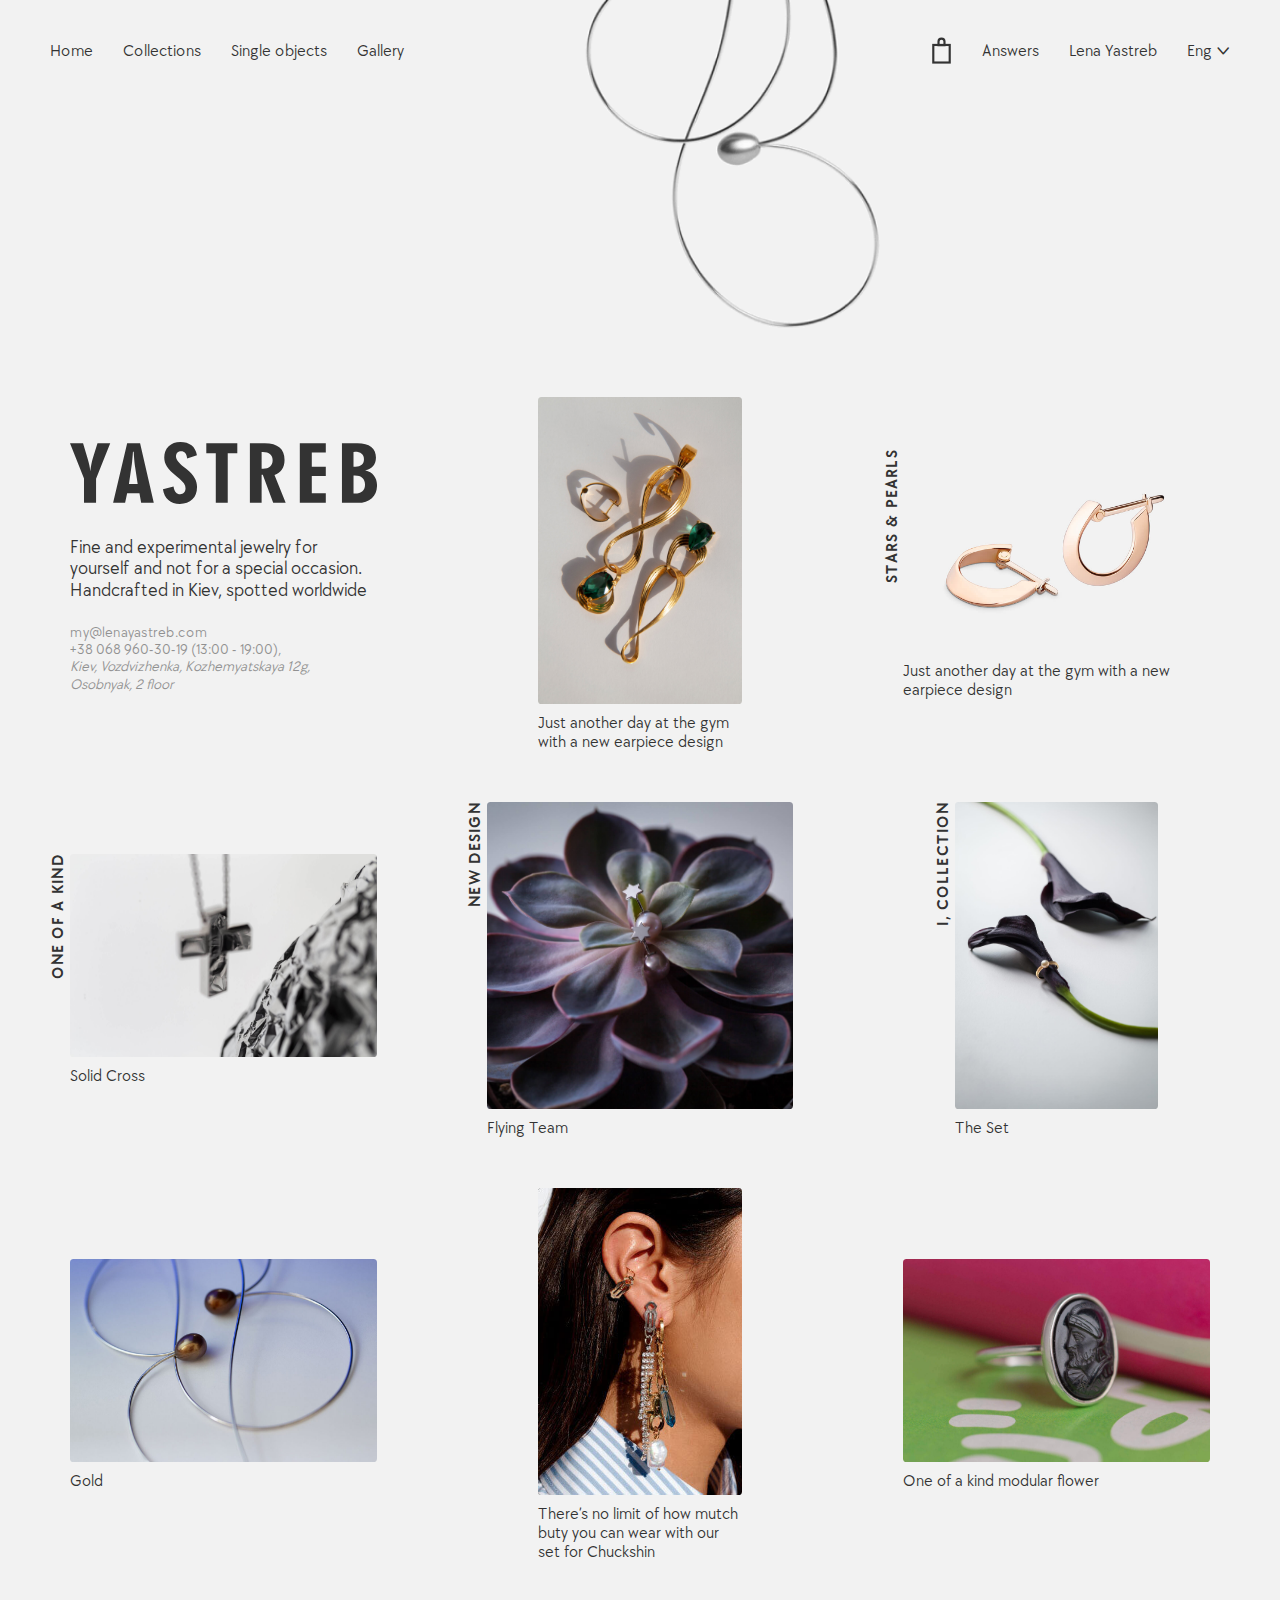
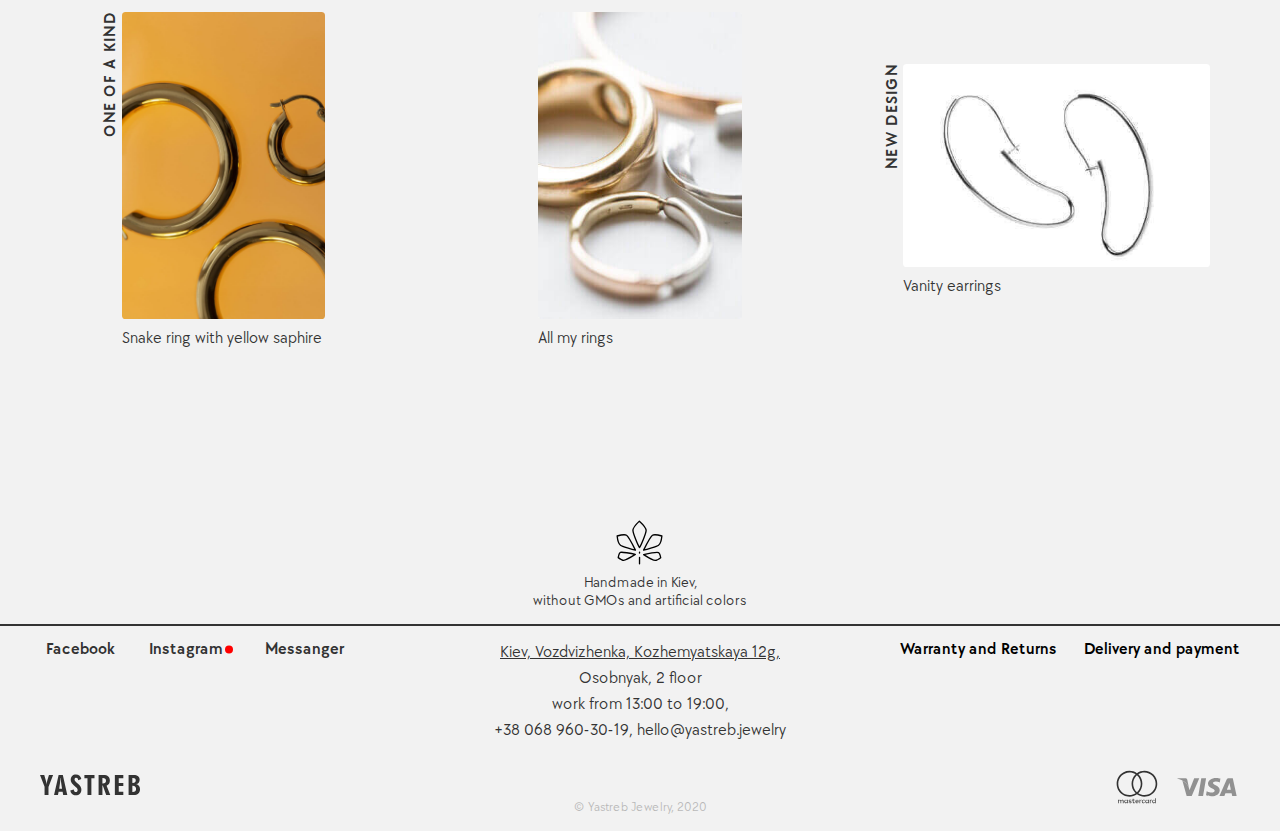
<file: index.html>
<!doctype html>
<html lang="en">
<head>
  <meta charset="UTF-8">
  <link rel="icon" href="img/favicon.png"/>
  <meta name="viewport" content="width=device-width, initial-scale=1.0">
  <meta http-equiv="X-UA-Compatible" content="ie=edge">
  <link rel="stylesheet" href="css/style.css">
  
  <script src="js/jquery.min.js"></script>
<script src="js/Hammer.min.js"></script>
<script src="js/main.js"></script>  <title>Yastreb</title>
</head>
<body>

<div id="wrapper" class="main-page main-page--decor">
  <header id="header" class="header ">
    <nav class="menu">
      <a class="header__back-ico popup-holder__header-back link--black" data-popup="close" href="index.html">
        <i class="icon-back"></i>
      </a>
      <svg class="menu__cart-mobile-ico cart-ico" viewBox="0 0 19 25" xmlns="http://www.w3.org/2000/svg">
        <path d="M6.7373 4.2125C6.7373 2.68681 7.97412 1.45 9.4998 1.45C11.0255 1.45 12.2623 2.68681 12.2623 4.2125V7.5125H6.7373V4.2125Z"/>
        <rect x="1.8999" y="7.3625" width="15.2" height="16.275"/>
      </svg>
      <a href="#" class="opener menu__opener"><span></span></a>
      <div class="drop">
        <div class="drop-list">
          <div class="menu__main">
            <ul class="menu-list">
              <li class="menu-list--border-bottom"><a href="index.html" class="menu-list--active">Home</a></li>
              <li><a href="collections.html">Collections</a></li>
              <li><a href="gallery.html">Single objects</a></li>
              <li class="menu-list--border-bottom"><a href="media.html">Gallery</a></li>
            </ul>
          </div>
          <div class="menu__secondary">
            <ul class="menu-list">
              <li class="menu__cart-ico">
                <svg class="cart-ico" viewBox="0 0 19 25" xmlns="http://www.w3.org/2000/svg">
                  <path d="M6.7373 4.2125C6.7373 2.68681 7.97412 1.45 9.4998 1.45C11.0255 1.45 12.2623 2.68681 12.2623 4.2125V7.5125H6.7373V4.2125Z"/>
                  <rect x="1.8999" y="7.3625" width="15.2" height="16.275"/>
                </svg>
              </li>
              <li><a href="#">Answers</a></li>
              <li><a href="#">Lena Yastreb</a></li>
              <li><a href="#" data-open-popup="pp_language">Eng <i class="icon-ctrl"></i></a></li>
            </ul>
          </div>
        </div>
      </div>
    </nav>

    <div class="logo ">
      <strong class="logo__img">
        <a href="#">
          <svg viewBox="0 0 147 30" fill="none" xmlns="http://www.w3.org/2000/svg">
            <path d="M129.482 29.4332V0.566793H136.839C139.727 0.566793 141.921 1.16693 143.422 2.36052C144.916 3.54745 145.67 5.28784 145.67 7.55501C145.67 9.20204 145.23 10.5557 144.343 11.6159C143.449 12.6695 142.168 13.3763 140.507 13.7164C142.382 14.2032 143.789 15.07 144.743 16.3103C145.703 17.5439 146.177 19.1309 146.177 21.078C146.177 23.6386 145.356 25.6657 143.709 27.1727C142.068 28.6797 139.827 29.4332 136.992 29.4332H129.482ZM134.992 24.9389C135.072 24.9389 135.178 24.9389 135.332 24.9522C135.485 24.9655 135.592 24.9722 135.652 24.9722C137.199 24.9722 138.38 24.5988 139.214 23.8653C140.047 23.1251 140.467 22.0782 140.467 20.7113C140.467 19.2443 140.054 18.1307 139.227 17.3772C138.4 16.6237 137.179 16.2436 135.572 16.2436H134.992V24.9389ZM134.992 11.9226C135.132 11.9493 135.272 11.9693 135.392 11.9693C135.525 11.976 135.699 11.976 135.912 11.976C137.193 11.976 138.186 11.6626 138.893 11.0425C139.607 10.409 139.961 9.52212 139.961 8.37519C139.961 7.2216 139.587 6.32807 138.847 5.70127C138.106 5.07446 137.059 4.76106 135.678 4.76106C135.612 4.76106 135.492 4.76773 135.332 4.78106C135.178 4.78773 135.065 4.7944 134.985 4.7944V11.9226H134.992ZM109.419 29.4332V0.566793H121.792V5.10113H115.122V12.016H121.792V16.4703H115.122V24.7855H121.792V29.4332H109.419ZM91.2371 12.9229C91.3105 12.9229 91.4172 12.9229 91.564 12.9429C91.7174 12.9562 91.8241 12.9629 91.8975 12.9629C93.3515 12.9629 94.4787 12.6028 95.2791 11.876C96.0795 11.1558 96.4797 10.1423 96.4797 8.84196C96.4797 7.54168 96.0862 6.54812 95.2991 5.88131C94.5054 5.20782 93.3448 4.87442 91.8174 4.87442H91.2371V12.9229ZM85.6478 29.4332V0.566793H92.7445C95.846 0.566793 98.1872 1.24694 99.7746 2.61391C101.362 3.98088 102.149 5.99467 102.149 8.66192C102.149 10.509 101.736 12.056 100.908 13.3096C100.081 14.5699 98.8942 15.4568 97.3668 15.9502L102.689 29.4399H96.7465L91.7841 15.8369H91.2371V29.4399H85.6478V29.4332ZM69.4133 29.4332V5.4012H64.8978V0.566793H79.6583V5.4012H75.1027V29.4332H69.4133ZM44.2546 22.8251L49.3037 21.4981C49.4504 22.705 49.8039 23.6319 50.3575 24.2854C50.9111 24.9522 51.6181 25.2723 52.4652 25.2723C53.2189 25.2723 53.8325 25.0122 54.2994 24.4788C54.7663 23.9453 55.0064 23.2585 55.0064 22.3916C55.0064 21.5781 54.7663 20.8113 54.2861 20.0845C53.8058 19.3576 52.6986 18.2774 50.9711 16.8437C48.5833 14.8566 46.9759 13.1963 46.1355 11.8493C45.2951 10.5023 44.8749 9.05534 44.8749 7.50167C44.8749 5.24116 45.5819 3.4341 46.9892 2.05379C48.3966 0.686819 50.2508 0 52.5386 0C54.733 0 56.5005 0.54012 57.8411 1.61369C59.1684 2.69393 60.0422 4.28095 60.4424 6.38809L55.7735 7.96844C55.6401 6.80151 55.3266 5.92132 54.8463 5.32118C54.3661 4.72105 53.7258 4.42098 52.9388 4.42098C52.1984 4.42098 51.6048 4.66104 51.1512 5.13447C50.691 5.61458 50.4642 6.24805 50.4642 7.0349C50.4642 8.40854 51.7115 10.1089 54.1994 12.1227C54.8063 12.6095 55.2665 12.9829 55.5934 13.2429C57.3876 14.7766 58.6548 16.1969 59.3819 17.4839C60.1155 18.7708 60.4824 20.1978 60.4824 21.7448C60.4824 24.2721 59.742 26.2858 58.268 27.7595C56.7939 29.2398 54.793 29.9867 52.2651 29.9867C50.0507 29.9867 48.2365 29.3599 46.8358 28.0996C45.4352 26.846 44.5814 25.0856 44.2546 22.8251ZM20.5299 29.4332L27.2131 0.566793H33.3694L39.8792 29.4332H33.8763L33.0692 24.7522H27.2131L26.2393 29.4332H20.5299ZM28.0601 20.3645H32.2221L30.8682 11.2625C30.7681 10.529 30.6681 9.60213 30.5747 8.48188C30.4813 7.36164 30.4013 6.11469 30.3412 4.73439H29.9811C29.8543 6.37475 29.7409 7.8084 29.6209 9.03534C29.5142 10.2623 29.4208 11.0425 29.3541 11.3759L28.0601 20.3645ZM6.66987 29.4332V17.6439L0 0.566793H6.21632L8.41738 8.12847C8.76421 9.3154 9.031 10.3756 9.21776 11.3025C9.41119 12.2227 9.55792 13.1696 9.66464 14.1431C9.80471 12.9229 9.97146 11.8026 10.1716 10.7691C10.3716 9.7355 10.6051 8.77528 10.8652 7.90842L13.0863 0.566793H19.1492L12.406 17.8373V29.4332H6.66987Z"/>
          </svg>
        </a>
      </strong>
                </div>

  </header>
  <main>
    <section class="home-products">
      <div class="container">
        <ul class="product-list">
          <li class="product-list-item">
            <div class="product-list-item__inner product-list-item__inner--height-auto">
              <div class="shop-info">
                <div class="shop-info__img">
                  <h1 class="shop-info__title">Yastreb
                    <img src="img/logo.svg" alt="Yastreb">
                  </h1>
                </div>
                <div class="shop-info__description">
                  <p>Fine and experimental jewelry for yourself and not for a special occasion. Handcrafted in Kiev, spotted worldwide</p>
                </div>
                <div class="shop-info__contacts">
                  <a href="mailto:my@lenayastreb.com">my@lenayastreb.com</a><br>
                  <a href="tel: +380689603019">+38 068 960-30-19</a> (13:00 - 19:00),
                  <address>Kiev, Vozdvizhenka, Kozhemyatskaya 12g,
                  <br>
                  Osobnyak, 2 floor</address>
                </div>
                <div class="shop-info__more">
                  <img src="img/dots.svg" alt="more">
                </div>
              </div>
            </div>
          </li>
          
                      <li class="product-list-item">
              <div class="product-list-item__inner">
  
                                  <a href="collection-slug.html">
                                  
                  <div class="product-preview">
                    <figure class="product-preview__inner">
                      
                                            
                      <img class="product-preview__img" src="img/produc_4.jpg" alt="Продукт">
                      <figcaption class="product-preview__horizontal-text">Just another day at the gym with a new earpiece design</figcaption>
                    </figure>
                  </div>
                </a>
              </div>
            </li>
                      <li class="product-list-item">
              <div class="product-list-item__inner">
  
                                  <a href="collection-slug.html">
                                  
                  <div class="product-preview">
                    <figure class="product-preview__inner">
                      
                                              <span class="product-preview__vertical-text">Stars & Pearls</span>
                                            
                      <img class="product-preview__img" src="img/produc_22.jpg" alt="Продукт">
                      <figcaption class="product-preview__horizontal-text">Just another day at the gym with a new earpiece design</figcaption>
                    </figure>
                  </div>
                </a>
              </div>
            </li>
                      <li class="product-list-item">
              <div class="product-list-item__inner">
  
                                  <a href="collection-slug.html">
                                  
                  <div class="product-preview">
                    <figure class="product-preview__inner">
                      
                                              <span class="product-preview__vertical-text">One of a kind</span>
                                            
                      <img class="product-preview__img" src="img/produc_6.jpg" alt="Продукт">
                      <figcaption class="product-preview__horizontal-text">Solid Cross</figcaption>
                    </figure>
                  </div>
                </a>
              </div>
            </li>
                      <li class="product-list-item">
              <div class="product-list-item__inner">
  
                                  <a href="collection-slug.html">
                                  
                  <div class="product-preview">
                    <figure class="product-preview__inner">
                      
                                              <span class="product-preview__vertical-text">New design</span>
                                            
                      <img class="product-preview__img" src="img/produc_1.jpg" alt="Продукт">
                      <figcaption class="product-preview__horizontal-text">Flying Team</figcaption>
                    </figure>
                  </div>
                </a>
              </div>
            </li>
                      <li class="product-list-item">
              <div class="product-list-item__inner">
  
                                  <a href="collection-slug.html">
                                  
                  <div class="product-preview">
                    <figure class="product-preview__inner">
                      
                                              <span class="product-preview__vertical-text">I, Collection</span>
                                            
                      <img class="product-preview__img" src="img/produc_3.jpg" alt="Продукт">
                      <figcaption class="product-preview__horizontal-text">The Set</figcaption>
                    </figure>
                  </div>
                </a>
              </div>
            </li>
                      <li class="product-list-item">
              <div class="product-list-item__inner">
  
                                  <a href="collection-slug.html">
                                  
                  <div class="product-preview">
                    <figure class="product-preview__inner">
                      
                                            
                      <img class="product-preview__img" src="img/produc_7.jpg" alt="Продукт">
                      <figcaption class="product-preview__horizontal-text">Gold</figcaption>
                    </figure>
                  </div>
                </a>
              </div>
            </li>
                      <li class="product-list-item">
              <div class="product-list-item__inner">
  
                                  <a href="collection-slug.html">
                                  
                  <div class="product-preview">
                    <figure class="product-preview__inner">
                      
                                            
                      <img class="product-preview__img" src="img/produc_2.jpg" alt="Продукт">
                      <figcaption class="product-preview__horizontal-text">There’s no limit of how mutch buty you can wear with our set for Chuckshin</figcaption>
                    </figure>
                  </div>
                </a>
              </div>
            </li>
                      <li class="product-list-item">
              <div class="product-list-item__inner">
  
                                  <a href="collection-slug.html">
                                  
                  <div class="product-preview">
                    <figure class="product-preview__inner">
                      
                                            
                      <img class="product-preview__img" src="img/produc_11.jpg" alt="Продукт">
                      <figcaption class="product-preview__horizontal-text">One of a kind modular flower</figcaption>
                    </figure>
                  </div>
                </a>
              </div>
            </li>
                      <li class="product-list-item">
              <div class="product-list-item__inner">
  
                                  <a href="collection-slug.html">
                                  
                  <div class="product-preview">
                    <figure class="product-preview__inner">
                      
                                              <span class="product-preview__vertical-text">One of a kind</span>
                                            
                      <img class="product-preview__img" src="img/produc_8.jpg" alt="Продукт">
                      <figcaption class="product-preview__horizontal-text">Snake ring with yellow saphire</figcaption>
                    </figure>
                  </div>
                </a>
              </div>
            </li>
                      <li class="product-list-item">
              <div class="product-list-item__inner">
  
                                  <a href="collection-slug.html">
                                  
                  <div class="product-preview">
                    <figure class="product-preview__inner">
                      
                                            
                      <img class="product-preview__img" src="img/produc_9.jpg" alt="Продукт">
                      <figcaption class="product-preview__horizontal-text">All my rings</figcaption>
                    </figure>
                  </div>
                </a>
              </div>
            </li>
                      <li class="product-list-item">
              <div class="product-list-item__inner">
  
                                  <a href="collection-slug.html">
                                  
                  <div class="product-preview">
                    <figure class="product-preview__inner">
                      
                                              <span class="product-preview__vertical-text">New design</span>
                                            
                      <img class="product-preview__img" src="img/produc_10.jpg" alt="Продукт">
                      <figcaption class="product-preview__horizontal-text">Vanity earrings</figcaption>
                    </figure>
                  </div>
                </a>
              </div>
            </li>
                    
      </ul>
      </div>
    </section>
  </main>

  <div class="popup-holder post" id="pp_gallery_product_slug">
  <div class="popup popup-holder__content">
    <div class="popup-holder__header">
      <a class="popup-holder__header-back link--black" href="#" data-popup="close">
        <i class="icon-back"></i>
      </a>
      <a class="popup-holder__header-close link--black" href="#" data-popup="close">
        <i class="icon-Close"></i>
      </a>
    </div>
    <div class="slider-arrows"></div>

    <div class="popup__container">
      <div class="post-slick-slider">
        
        <br />
<b>Notice</b>:  Undefined variable: galleryItems in <b>C:\wamp64\www\yastreb.loc\app\post.php</b> on line <b>16</b><br />
<br />
<b>Warning</b>:  Invalid argument supplied for foreach() in <b>C:\wamp64\www\yastreb.loc\app\post.php</b> on line <b>16</b><br />
      </div>
    </div>
  </div>
</div>

<div class="popup-holder post" id="pp_post">
  <div class="popup popup-holder__content">
    <div class="popup-holder__header">
      <a class="popup-holder__header-back link--black" href="#" data-popup="close">
        <i class="icon-back"></i>
      </a>
      <a class="popup-holder__header-close link--black" href="#" data-popup="close">
        <i class="icon-Close"></i>
      </a>
    </div>
    <div class="slider-arrows"></div>

    <div class="popup__container">
      <div class="post-slick-slider">
  
                                                                                                                                                                                                                      
        <!--<div class="post-slick-slider__item">
          <div class="photo-slick-slider popup__product-photo-slider">
            <img src="img/produc_4.jpg" alt="product">
            <img src="img/produc_9.jpg" alt="product">
            <img src="img/produc_8.jpg" alt="product">
          </div>
          <div class="popup__info">
            <div class="popup__title">Змея</div>
            <div class="popup__description">Кольцо с серебряной змеей, покрытой чёрным родием и цитрином 12 карат. Змея — древний символ, связанный с трансформацией. Чтобы расти, ей нужно сбрасывать кожу. Этот опасный процесс необходим для роста, иначе она может погибнуть в старой коже.</div>
          </div>
        </div>-->
      </div>
    </div>
  </div>
</div>  
  <footer id="footer">
      <div class="made">
          <img src="img/kiev_logo.svg" alt="Киев">
          <div class="made__text">
            Handmade in Kiev,<br>
            without GMOs and artificial colors
          </div>
      </div>

      <div class="container">
          <nav>
              <ul class="footer-nav footer-nav-left">
                  <li><a href="#">Facebook</a></li>
                  <li><a href="#" class="menu-item-decor">Instagram</a></li>
                  <li><a href="#">Messanger</a></li>
              </ul>
          </nav>
          <div class="contacts">
              <div class="show-map">
                  <img src="img/marker_map.svg" alt="Маркер на карте">
                  <span class="show-map__text">Show on the map</span>
              </div>
              <address>
                  <a class="link-map" href="https://goo.gl/maps/LA6kUesAxVRnUq699">Kiev, Vozdvizhenka, Kozhemyatskaya 12g,</a>
                  <br>Osobnyak, 2 floor
                  <br>work from 13:00 to 19:00,<br>
                  <a href="tel: +380689603019">+38 068 960-30-19</a>,
                  <a href="mailto:hello@yastreb.jewelry">hello@yastreb.jewelry</a>
              </address>
          </div>
          <nav>
              <ul class="footer-nav footer-nav-right">
                  <li><a href="static-page.html">Warranty and Returns</a></li>
                  <li><a href="static-page.html">Delivery and payment</a></li>
              </ul>
          </nav>

          <div class="footer-icons">
              <div class="footer-icons__logo">
                  <a href="#">
                      <svg class="footer__logo"  viewBox="0 0 106 22" xmlns="http://www.w3.org/2000/svg">
                          <path d="M93.8981 21.5844V0.415648H99.2332C101.328 0.415648 102.919 0.855746 104.007 1.73105C105.091 2.60147 105.637 3.87775 105.637 5.54034C105.637 6.74817 105.318 7.74083 104.675 8.51834C104.027 9.29095 103.098 9.80929 101.893 10.0587C103.253 10.4156 104.273 11.0513 104.965 11.9609C105.661 12.8655 106.005 14.0293 106.005 15.4572C106.005 17.335 105.41 18.8215 104.215 19.9266C103.025 21.0318 101.4 21.5844 99.3445 21.5844H93.8981ZM97.8934 18.2885C97.9514 18.2885 98.0288 18.2885 98.1401 18.2983C98.2513 18.3081 98.3287 18.313 98.3723 18.313C99.4944 18.313 100.351 18.0391 100.955 17.5012C101.56 16.9584 101.864 16.1907 101.864 15.1883C101.864 14.1125 101.565 13.2958 100.965 12.7433C100.365 12.1907 99.4799 11.912 98.3142 11.912H97.8934V18.2885ZM97.8934 8.74328C97.995 8.76284 98.0965 8.77751 98.1836 8.77751C98.2804 8.7824 98.4061 8.7824 98.5609 8.7824C99.4896 8.7824 100.21 8.55257 100.723 8.0978C101.241 7.63325 101.497 6.98288 101.497 6.14181C101.497 5.29584 101.226 4.64059 100.689 4.18093C100.152 3.72127 99.3928 3.49144 98.3916 3.49144C98.3432 3.49144 98.2562 3.49633 98.1401 3.50611C98.0288 3.511 97.9466 3.51589 97.8886 3.51589V8.74328H97.8934ZM79.3488 21.5844V0.415648H88.3212V3.74083H83.4844V8.81174H88.3212V12.0782H83.4844V18.176H88.3212V21.5844H79.3488ZM66.1635 9.47677C66.2167 9.47677 66.2941 9.47677 66.4005 9.49144C66.5118 9.50122 66.5892 9.50611 66.6424 9.50611C67.6968 9.50611 68.5143 9.24205 69.0947 8.70905C69.6751 8.18093 69.9653 7.43765 69.9653 6.48411C69.9653 5.53056 69.6799 4.80196 69.1092 4.31296C68.5336 3.81907 67.692 3.57457 66.5844 3.57457H66.1635V9.47677ZM62.1102 21.5844V0.415648H67.2567C69.5058 0.415648 71.2036 0.914425 72.3547 1.91687C73.5059 2.91932 74.0767 4.39609 74.0767 6.35208C74.0767 7.7066 73.7768 8.84107 73.177 9.76039C72.5772 10.6846 71.7163 11.335 70.6086 11.6968L74.4684 21.5892H70.1588L66.5602 11.6137H66.1635V21.5892H62.1102V21.5844ZM50.3373 21.5844V3.96088H47.0627V0.415648H57.7667V3.96088H54.4632V21.5844H50.3373ZM32.0926 16.7384L35.7541 15.7653C35.8605 16.6504 36.1169 17.3301 36.5184 17.8093C36.9198 18.2983 37.4325 18.533 38.0468 18.533C38.5934 18.533 39.0384 18.3423 39.377 17.9511C39.7155 17.5599 39.8897 17.0562 39.8897 16.4205C39.8897 15.824 39.7155 15.2616 39.3673 14.7286C39.019 14.1956 38.2161 13.4034 36.9634 12.3521C35.2318 10.8949 34.0661 9.67726 33.4566 8.68949C32.8472 7.70171 32.5425 6.64059 32.5425 5.50122C32.5425 3.84352 33.0552 2.51834 34.0757 1.50611C35.0963 0.503667 36.441 0 38.1 0C39.6913 0 40.9731 0.396088 41.9453 1.18337C42.9079 1.97555 43.5415 3.13936 43.8317 4.6846L40.4459 5.84352C40.3492 4.98777 40.1218 4.3423 39.7736 3.9022C39.4253 3.4621 38.961 3.24205 38.3902 3.24205C37.8533 3.24205 37.4229 3.41809 37.094 3.76528C36.7602 4.11736 36.5958 4.58191 36.5958 5.15892C36.5958 6.16626 37.5003 7.4132 39.3044 8.88997C39.7446 9.24694 40.0783 9.52078 40.3153 9.71149C41.6164 10.8362 42.5354 11.8777 43.0626 12.8215C43.5947 13.7653 43.8607 14.8117 43.8607 15.9462C43.8607 17.7995 43.3238 19.2763 42.2549 20.357C41.1859 21.4425 39.7349 21.9902 37.9017 21.9902C36.2959 21.9902 34.9802 21.5306 33.9645 20.6064C32.9488 19.687 32.3296 18.3961 32.0926 16.7384ZM14.8879 21.5844L19.7344 0.415648H24.1989L28.9196 21.5844H24.5665L23.9812 18.1516H19.7344L19.0282 21.5844H14.8879ZM20.3487 14.934H23.3669L22.385 8.25917C22.3125 7.72127 22.2399 7.04156 22.1722 6.22005C22.1045 5.39853 22.0465 4.48411 22.0029 3.47188H21.7417C21.6498 4.67482 21.5676 5.72616 21.4805 6.62592C21.4031 7.52567 21.3354 8.0978 21.2871 8.3423L20.3487 14.934ZM4.83687 21.5844V12.9389L0 0.415648H4.50796L6.10413 5.96088C6.35565 6.8313 6.54912 7.6088 6.68455 8.28851C6.82482 8.96332 6.93123 9.6577 7.00862 10.3716C7.1102 9.47677 7.23112 8.65526 7.37623 7.89731C7.52133 7.13936 7.69062 6.43521 7.87926 5.79951L9.48994 0.415648H13.8867L8.99658 13.0807V21.5844H4.83687Z"/>
                      </svg>
                  </a>
              </div>

              <div class="payment-icons">
                  <svg width="42" height="34" viewBox="0 0 42 34" xmlns="http://www.w3.org/2000/svg">
                      <path d="M7.59257 33.1974V31.0409C7.59257 30.2144 7.09285 29.6729 6.27257 29.6729C5.83885 29.6729 5.37685 29.8154 5.05628 30.2809C4.80171 29.8819 4.45285 29.6729 3.91542 29.6729C3.50999 29.6539 3.12342 29.8439 2.87828 30.1764V29.7394H2.19942V33.1974H2.87828V31.2214C2.87828 30.6134 3.23657 30.3189 3.73628 30.3189C4.23599 30.3189 4.51885 30.6419 4.51885 31.2214V33.2069H5.19771V31.2214C5.19771 30.6134 5.556 30.3189 6.05571 30.3189C6.55542 30.3189 6.83828 30.6419 6.83828 31.2214V33.2069L7.59257 33.1974ZM18.7371 29.7774H17.4831V28.7324H16.8043V29.7774H16.0971V30.3854H16.8137V32.0099C16.8137 32.7984 17.0966 33.2734 17.9546 33.2734C18.2751 33.2639 18.5957 33.1784 18.8786 33.0169L18.6617 32.4089C18.4731 32.5324 18.2469 32.5894 18.0206 32.5894C17.6623 32.5894 17.4831 32.3709 17.4831 32.0099V30.3569H18.7371V29.7774ZM25.1014 29.6729C24.7243 29.6634 24.3754 29.8534 24.168 30.1764V29.7394H23.4892V33.1974H24.168V31.2594C24.168 30.6799 24.4509 30.3189 24.9223 30.3189C25.0826 30.3284 25.2334 30.3474 25.3843 30.3949L25.6012 29.7489C25.4409 29.7014 25.2712 29.6824 25.1014 29.6729ZM15.4843 30.0339C15.126 29.7774 14.6263 29.6729 14.0889 29.6729C13.2309 29.6729 12.6934 30.0719 12.6934 30.7559C12.6934 31.3354 13.0894 31.6584 13.8343 31.7629L14.1926 31.8009C14.5886 31.8769 14.8337 32.0194 14.8337 32.1999C14.8337 32.4564 14.5509 32.6369 14.0134 32.6369C13.608 32.6464 13.2026 32.5229 12.8726 32.2759L12.5143 32.8174C13.014 33.1784 13.6269 33.2544 13.9851 33.2544C14.9846 33.2544 15.522 32.7889 15.522 32.1334C15.522 31.5254 15.0883 31.2309 14.3434 31.1264L13.9851 31.0884C13.6646 31.0504 13.3817 30.9459 13.3817 30.7274C13.3817 30.4709 13.6646 30.2904 14.0606 30.2904C14.4943 30.2904 14.9186 30.4709 15.1354 30.5754L15.4843 30.0339ZM25.8557 31.4684C25.8557 32.5134 26.5346 33.2734 27.6472 33.2734C28.1469 33.2734 28.5052 33.1689 28.8634 32.8744L28.5052 32.3329C28.2506 32.5419 27.9394 32.6559 27.6094 32.6559C27.006 32.6559 26.5346 32.1904 26.5346 31.5064C26.5346 30.8224 26.9966 30.3569 27.6094 30.3569C27.9394 30.3569 28.2506 30.4709 28.5052 30.6799L28.8634 30.1384C28.5052 29.8534 28.1469 29.7394 27.6472 29.7394C26.5629 29.6729 25.8557 30.4329 25.8557 31.4684ZM21.066 29.6729C20.0666 29.6729 19.3877 30.3949 19.3877 31.4779C19.3877 32.5609 20.1043 33.2829 21.1414 33.2829C21.6412 33.2924 22.1409 33.1309 22.5369 32.8174L22.1786 32.3139C21.8957 32.5419 21.5374 32.6654 21.1791 32.6749C20.7171 32.6749 20.2174 32.3899 20.142 31.7724H22.6783V31.4874C22.6689 30.3949 22.0277 29.6729 21.066 29.6729ZM21.0283 30.3189C21.528 30.3189 21.8863 30.6419 21.924 31.1834H20.0666C20.1703 30.6799 20.4909 30.3189 21.0283 30.3189ZM11.7694 31.4684V29.7394H11.0906V30.1764C10.836 29.8534 10.4871 29.6729 9.978 29.6729C9.01628 29.6729 8.29971 30.4329 8.29971 31.4779C8.29971 32.5229 9.01628 33.2829 9.978 33.2829C10.4777 33.2829 10.836 33.1024 11.0906 32.7794V33.2164H11.7694V31.4684ZM9.01628 31.4684C9.01628 30.8224 9.41228 30.3189 10.0911 30.3189C10.7323 30.3189 11.1283 30.8224 11.1283 31.4684C11.1283 32.1524 10.6946 32.6179 10.0911 32.6179C9.41228 32.6559 9.01628 32.1239 9.01628 31.4684ZM35.4352 29.6729C35.058 29.6634 34.7092 29.8534 34.5017 30.1764V29.7394H33.8229V33.1974H34.5017V31.2594C34.5017 30.6799 34.7846 30.3189 35.256 30.3189C35.4163 30.3284 35.5672 30.3474 35.718 30.3949L35.9349 29.7489C35.7652 29.7014 35.5954 29.6824 35.4352 29.6729ZM32.7857 31.4684V29.7394H32.1069V30.1764C31.8523 29.8534 31.5034 29.6729 30.9943 29.6729C30.0326 29.6729 29.316 30.4329 29.316 31.4779C29.316 32.5229 30.0326 33.2829 30.9943 33.2829C31.494 33.2829 31.8523 33.1024 32.1069 32.7794V33.2164H32.7857V31.4684ZM30.0326 31.4684C30.0326 30.8224 30.4286 30.3189 31.1074 30.3189C31.7486 30.3189 32.1446 30.8224 32.1446 31.4684C32.1446 32.1524 31.7109 32.6179 31.1074 32.6179C30.4286 32.6559 30.0326 32.1239 30.0326 31.4684ZM39.6875 31.4684V28.3714H39.0086V30.1764C38.754 29.8534 38.4052 29.6729 37.896 29.6729C36.9343 29.6729 36.2177 30.4329 36.2177 31.4779C36.2177 32.5229 36.9343 33.2829 37.896 33.2829C38.3957 33.2829 38.754 33.1024 39.0086 32.7794V33.2164H39.6875V31.4684ZM36.9343 31.4684C36.9343 30.8224 37.3303 30.3189 38.0092 30.3189C38.6503 30.3189 39.0463 30.8224 39.0463 31.4684C39.0463 32.1524 38.6126 32.6179 38.0092 32.6179C37.3303 32.6654 36.9343 32.1239 36.9343 31.4684ZM37.5094 4.54541C33.0686 0.0709102 26.0632 -0.50859 20.9529 3.15841C17.0306 0.34641 11.8826 -0.0240899 7.602 2.19891C3.32142 4.42191 0.634277 8.86791 0.634277 13.7224C0.634277 18.5769 3.32142 23.0229 7.602 25.2459C11.8826 27.4689 17.0306 27.0984 20.9529 24.2864C24.8752 27.0984 30.0232 27.4689 34.3037 25.2459C38.5843 23.0229 41.2715 18.5769 41.2715 13.7224C41.2809 10.2739 39.9232 6.97741 37.5094 4.54541ZM20.9529 22.2249C16.2951 18.0639 15.8614 10.8914 19.9911 6.18891C20.2929 5.84691 20.6134 5.52391 20.9529 5.21991C25.6106 9.38091 26.0443 16.5629 21.9052 21.2559C21.6129 21.5979 21.2923 21.9209 20.9529 22.2249ZM13.5043 25.0559C7.29085 25.0559 2.25599 19.9829 2.25599 13.7224C2.25599 7.46191 7.29085 2.38891 13.5043 2.38891C15.6823 2.37941 17.8131 3.02541 19.6329 4.23191C14.4283 9.12441 14.1454 17.3419 19.0011 22.5859C19.1991 22.8044 19.416 23.0134 19.6329 23.2224C17.8131 24.4194 15.6823 25.0654 13.5043 25.0559ZM28.4014 25.0559C26.2234 25.0654 24.0926 24.4194 22.2729 23.2224C27.4774 18.3204 27.7509 10.1029 22.8952 4.85891C22.6972 4.64041 22.4897 4.44091 22.2729 4.23191C24.0926 3.02541 26.2234 2.37941 28.4014 2.38891C34.6149 2.38891 39.6497 7.46191 39.6497 13.7224C39.6592 19.9829 34.6243 25.0559 28.4014 25.0559Z"/>
                  </svg>
                  <svg width="66" height="38" viewBox="0 0 66 38" xmlns="http://www.w3.org/2000/svg">
                      <g opacity="0.5">
                          <path d="M24.2691 27.9964L27.2768 10.2409H32.076L29.0682 27.9964H24.2691ZM46.4168 10.6209C45.4645 10.2694 43.9748 9.87988 42.1174 9.87988C37.3748 9.87988 34.0277 12.2834 33.9994 15.7414C33.9711 18.2969 36.3848 19.7124 38.2045 20.5674C40.0714 21.4414 40.7031 21.9924 40.6937 22.7714C40.6842 23.9589 39.204 24.5004 37.818 24.5004C35.8945 24.5004 34.8762 24.2344 33.3017 23.5694L32.6794 23.2844L32.01 27.2554C33.132 27.7494 35.2062 28.1769 37.356 28.2054C42.4002 28.2054 45.6814 25.8209 45.7191 22.1444C45.738 20.1209 44.4557 18.5914 41.6837 17.3184C40.0054 16.5014 38.9777 15.9504 38.9871 15.1144C38.9871 14.3734 39.8545 13.5849 41.7402 13.5849C43.3148 13.5564 44.4462 13.9079 45.3325 14.2689L45.7662 14.4779L46.4168 10.6209ZM58.7777 10.2409H55.0628C53.9125 10.2409 53.0545 10.5544 52.5454 11.7134L45.4174 27.9774H50.4617C50.4617 27.9774 51.282 25.7924 51.4705 25.3079C52.0174 25.3079 56.9202 25.3174 57.618 25.3174C57.7594 25.9349 58.2025 27.9774 58.2025 27.9774H62.6622L58.7777 10.2409ZM52.8942 21.7074C53.2902 20.6814 54.8082 16.7484 54.8082 16.7484C54.78 16.7959 55.2042 15.7224 55.4494 15.0574L55.77 16.5869C55.77 16.5869 56.694 20.8239 56.8825 21.7169L52.8942 21.7074ZM20.196 10.2409L15.4911 22.3439L14.9914 19.8834C14.1145 17.0524 11.3897 13.9839 8.34424 12.4449L12.6437 27.9679L17.7257 27.9584L25.278 10.2409H20.196Z"/>
                          <path d="M11.1067 10.241H3.3658L3.2998 10.6115C9.32466 12.084 13.3129 15.6275 14.9629 19.9025L13.2752 11.742C12.9924 10.621 12.1438 10.279 11.1067 10.241Z"/>
                      </g>
                  </svg>
              </div>
          </div>
          <span class="copyright">&copy; <a href="#">Yastreb</a> Jewelry, 2020</span>
      </div>
  </footer>

  <div class="popup-holder language" id="pp_language">
    <div class="popup-small language__popup popup-holder__content">
      <ul class="language__list">
        <li><a href="#">Українська</a></li>
        <li><a href="#">Русский</a></li>
        <li><a href="#">English</a></li>
      </ul>
    </div>
  </div>

  <div id="cart" class="cart">

  <div class="cart-panel">

    <div class="cart-panel__header">
      <a class="cart-panel__ico" href="#">
        <i id="cart-panel__close" class="icon-Close cart-panel__close"></i>
        <i id="cart-panel__close" class=" icon-back cart-panel__arrow"></i>
      </a>
    </div>

    <ul class="cart-panel__product-list">
      <li>
        <div class="product-cart">
          <img class="product-cart__img" src="img/produc_14.jpg" alt="Product in the cart">
          <div>
            <span class="product-cart__title">Mono Earring "Eternity" blue"</span>
            <span class="product-cart__price">2800 UAH</span>
          </div>
          <a class="product-cart__delete" href="#"><i class="icon-Close"></i></a>
        </div>
      </li>

      <li>
        <div class="product-cart">
          <img class="product-cart__img" src="img/produc_23.jpg" alt="Product in the cart">
          <div>
            <span class="product-cart__title">Earrings "Mirror</span>
            <span class="product-cart__price">On order</span>
          </div>
          <a class="product-cart__delete" href="#"><i class="icon-Close"></i></a>
        </div>
      </li>
    </ul>

    <span class="cart-panel__total-sum">Total, including delivery: 2800 UAH</span>

    <div class="cart-panel__form-cart">
      <form action="/" class="nice-form">
        <fieldset>
          <legend>Contact information</legend>
          <label>Name
            <input type="text" name="name">
          </label>
          <label>Phone
            <input class="input--error" type="text" name="phone">
          </label>
          <label>E-mail (not necessary)
            <input type="email" name="email">
          </label>
          <label>Comments to the order: sizes, urgency, wishes
            <textarea name="" id="" cols="20" rows="5"></textarea>
          </label>
        </fieldset>

        <fieldset>
          <legend>Payment method</legend>
          <label>
            <input type="radio" name="pay" checked>
            <span class="fake-input"></span>
            <span class="fake-label">Pay by Visa / Mastercard online</span>
          </label>
          <label>
            <input type="radio" name="pay">
            <span class="fake-input"></span>
            <span class="fake-label">Pay upon receipt</span>
          </label>
          <label>
            <input type="radio" name="pay">
            <span class="fake-input"></span>
            <span class="fake-label">Transfer to card</span>
          </label>
        </fieldset>

        <fieldset>
          <legend>How i want to receive my order</legend>
          <label>
            <input type="radio" name="delivery" checked>
            <span class="fake-input"></span>
            <span class="fake-label">Pick up personally</span>
          </label>
          <label>
            <input type="radio" name="delivery">
            <span class="fake-input"></span>
            <span class="fake-label">Deliver by "Nova Poshta"</span>
          </label>
        </fieldset>
        
        

        <button type="button" class="btn">Delivery and payment</button>
        <a href="#">Just send a request</a>
      </form>
    </div>

    <div class="cart-panel__info cart-panel__info--text-error">
      <p>We need to know how to contact you, please leave your phone number or e-mail</p>
    </div>

    <div class="cart-panel__info">
      <p> We send my jewelry by New Mail, send it by courier in Kiev or personally in the showroom. After placing your order, we will contact you within 24 hours to clarify the details. </p>
      <p> You can pay with Visa \ Mastercard online, upon receipt or transfer to a card </p>
    </div>

    <div class="cart-panel__info cart-panel__info--text-green">
      <span class="cart-panel__info-title">Order with customization</span>
      <p>We will contact you to clarify the desired changes, cost and timing</p>
    </div>

    <div class="cart-panel__info cart-panel__info--thanks">
      <span class="cart-panel__info-title">Thanks!</span>
      <p>We will contact you as soon as possible, and the order was assigned the code 2342</p>
    </div>

    <div class="cart-panel__instagram cart-panel-instagram">

      <a href="#" class="cart-panel-instagram__ico link--black">
        <i class="icon-instagram"></i>
      </a>
      <div class="cart-panel-instagram__text">
        <p>While my guys are processing your order, check out my Instagram for beautiful pictures and new ideas</p>
      </div>


      <div class="cart-panel-instagram__photos">
        <div class="cart-panel-slick-slider">
          <div>
            <div class="cart-panel-instagram__photo">
              <img src="img/cart-inst_1.jpg" alt="cart-img">
            </div>
          </div>
          <div>
            <div class="cart-panel-instagram__photo">
              <img src="img/cart-inst_2.jpg" alt="cart-img">
            </div>
          </div>
          <div>
            <div class="cart-panel-instagram__photo">
              <img src="img/cart-inst_3.jpg" alt="cart-img">
            </div>
          </div>
          <div>
            <div class="cart-panel-instagram__photo">
              <img src="img/cart-inst_4.jpg" alt="cart-img">
            </div>
          </div>
          <div>
            <div class="cart-panel-instagram__photo">
              <img src="img/cart-inst_5.jpg" alt="cart-img">
            </div>
          </div>
          <div>
            <div class="cart-panel-instagram__photo">
              <img src="img/cart-inst_4.jpg" alt="cart-img">
            </div>
          </div>
        </div>
      </div>
    </div>

    <span class="cart-panel__text-close link cart-panel__close">Close</span>
  </div>
</div>
  </div> <!-- end wrapper -->
</body>
</html>
</file>
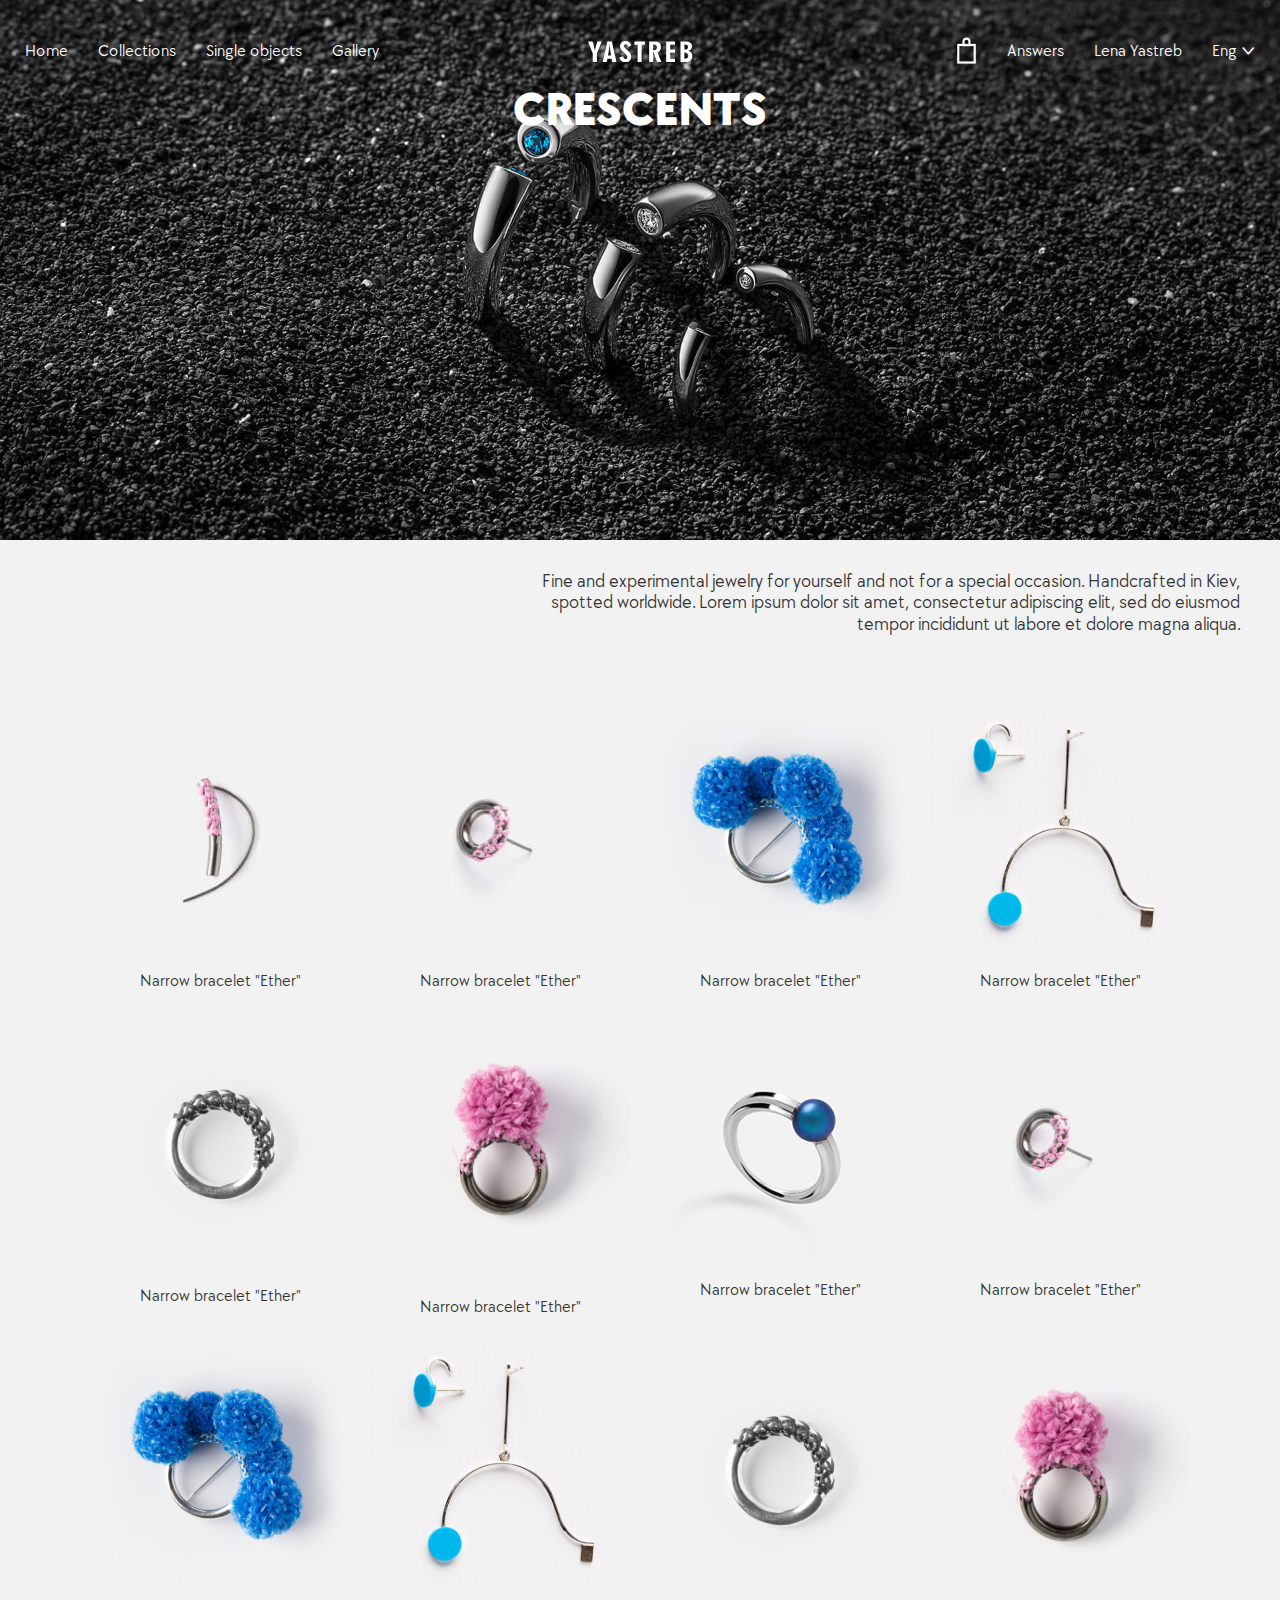
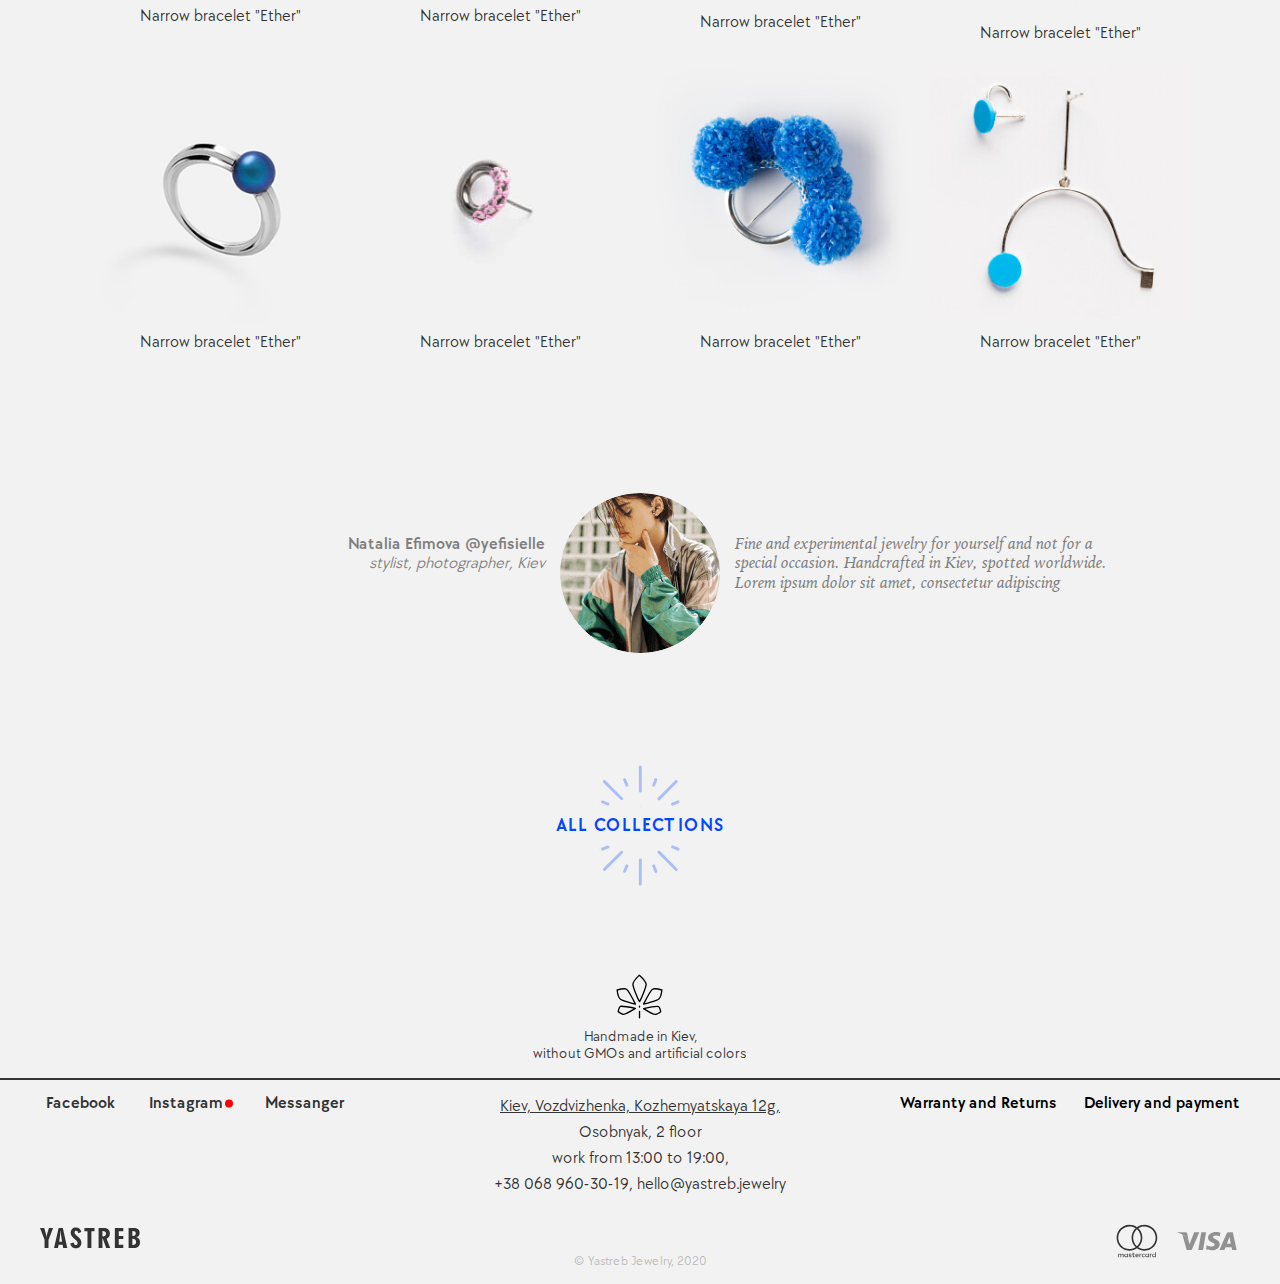
<file: collection-slug.html>
<!doctype html>
<html lang="en">
<head>
  <meta charset="UTF-8">
  <link rel="icon" href="img/favicon.png"/>
  <meta name="viewport" content="width=device-width, initial-scale=1.0">
  <meta http-equiv="X-UA-Compatible" content="ie=edge">
  <link rel="stylesheet" href="css/style.css">
  
  <script src="js/jquery.min.js"></script>
<script src="js/Hammer.min.js"></script>
<script src="js/main.js"></script>  <title>Yastreb</title>
</head>
<body>

<div id="wrapper" class="collection-slug">
  <header id="header" class="header header--absolute header--text-white">
    <nav class="menu">
      <a class="header__back-ico popup-holder__header-back link--black" data-popup="close" href="index.html">
        <i class="icon-back"></i>
      </a>
      <svg class="menu__cart-mobile-ico cart-ico" viewBox="0 0 19 25" xmlns="http://www.w3.org/2000/svg">
        <path d="M6.7373 4.2125C6.7373 2.68681 7.97412 1.45 9.4998 1.45C11.0255 1.45 12.2623 2.68681 12.2623 4.2125V7.5125H6.7373V4.2125Z"/>
        <rect x="1.8999" y="7.3625" width="15.2" height="16.275"/>
      </svg>
      <a href="#" class="opener menu__opener"><span></span></a>
      <div class="drop">
        <div class="drop-list">
          <div class="menu__main">
            <ul class="menu-list">
              <li class="menu-list--border-bottom"><a href="index.html" class="menu-list--active">Home</a></li>
              <li><a href="collections.html">Collections</a></li>
              <li><a href="gallery.html">Single objects</a></li>
              <li class="menu-list--border-bottom"><a href="media.html">Gallery</a></li>
            </ul>
          </div>
          <div class="menu__secondary">
            <ul class="menu-list">
              <li class="menu__cart-ico">
                <svg class="cart-ico" viewBox="0 0 19 25" xmlns="http://www.w3.org/2000/svg">
                  <path d="M6.7373 4.2125C6.7373 2.68681 7.97412 1.45 9.4998 1.45C11.0255 1.45 12.2623 2.68681 12.2623 4.2125V7.5125H6.7373V4.2125Z"/>
                  <rect x="1.8999" y="7.3625" width="15.2" height="16.275"/>
                </svg>
              </li>
              <li><a href="#">Answers</a></li>
              <li><a href="#">Lena Yastreb</a></li>
              <li><a href="#" data-open-popup="pp_language">Eng <i class="icon-ctrl"></i></a></li>
            </ul>
          </div>
        </div>
      </div>
    </nav>

    <div class="logo logo--with-title">
      <strong class="logo__img">
        <a href="#">
          <svg viewBox="0 0 147 30" fill="none" xmlns="http://www.w3.org/2000/svg">
            <path d="M129.482 29.4332V0.566793H136.839C139.727 0.566793 141.921 1.16693 143.422 2.36052C144.916 3.54745 145.67 5.28784 145.67 7.55501C145.67 9.20204 145.23 10.5557 144.343 11.6159C143.449 12.6695 142.168 13.3763 140.507 13.7164C142.382 14.2032 143.789 15.07 144.743 16.3103C145.703 17.5439 146.177 19.1309 146.177 21.078C146.177 23.6386 145.356 25.6657 143.709 27.1727C142.068 28.6797 139.827 29.4332 136.992 29.4332H129.482ZM134.992 24.9389C135.072 24.9389 135.178 24.9389 135.332 24.9522C135.485 24.9655 135.592 24.9722 135.652 24.9722C137.199 24.9722 138.38 24.5988 139.214 23.8653C140.047 23.1251 140.467 22.0782 140.467 20.7113C140.467 19.2443 140.054 18.1307 139.227 17.3772C138.4 16.6237 137.179 16.2436 135.572 16.2436H134.992V24.9389ZM134.992 11.9226C135.132 11.9493 135.272 11.9693 135.392 11.9693C135.525 11.976 135.699 11.976 135.912 11.976C137.193 11.976 138.186 11.6626 138.893 11.0425C139.607 10.409 139.961 9.52212 139.961 8.37519C139.961 7.2216 139.587 6.32807 138.847 5.70127C138.106 5.07446 137.059 4.76106 135.678 4.76106C135.612 4.76106 135.492 4.76773 135.332 4.78106C135.178 4.78773 135.065 4.7944 134.985 4.7944V11.9226H134.992ZM109.419 29.4332V0.566793H121.792V5.10113H115.122V12.016H121.792V16.4703H115.122V24.7855H121.792V29.4332H109.419ZM91.2371 12.9229C91.3105 12.9229 91.4172 12.9229 91.564 12.9429C91.7174 12.9562 91.8241 12.9629 91.8975 12.9629C93.3515 12.9629 94.4787 12.6028 95.2791 11.876C96.0795 11.1558 96.4797 10.1423 96.4797 8.84196C96.4797 7.54168 96.0862 6.54812 95.2991 5.88131C94.5054 5.20782 93.3448 4.87442 91.8174 4.87442H91.2371V12.9229ZM85.6478 29.4332V0.566793H92.7445C95.846 0.566793 98.1872 1.24694 99.7746 2.61391C101.362 3.98088 102.149 5.99467 102.149 8.66192C102.149 10.509 101.736 12.056 100.908 13.3096C100.081 14.5699 98.8942 15.4568 97.3668 15.9502L102.689 29.4399H96.7465L91.7841 15.8369H91.2371V29.4399H85.6478V29.4332ZM69.4133 29.4332V5.4012H64.8978V0.566793H79.6583V5.4012H75.1027V29.4332H69.4133ZM44.2546 22.8251L49.3037 21.4981C49.4504 22.705 49.8039 23.6319 50.3575 24.2854C50.9111 24.9522 51.6181 25.2723 52.4652 25.2723C53.2189 25.2723 53.8325 25.0122 54.2994 24.4788C54.7663 23.9453 55.0064 23.2585 55.0064 22.3916C55.0064 21.5781 54.7663 20.8113 54.2861 20.0845C53.8058 19.3576 52.6986 18.2774 50.9711 16.8437C48.5833 14.8566 46.9759 13.1963 46.1355 11.8493C45.2951 10.5023 44.8749 9.05534 44.8749 7.50167C44.8749 5.24116 45.5819 3.4341 46.9892 2.05379C48.3966 0.686819 50.2508 0 52.5386 0C54.733 0 56.5005 0.54012 57.8411 1.61369C59.1684 2.69393 60.0422 4.28095 60.4424 6.38809L55.7735 7.96844C55.6401 6.80151 55.3266 5.92132 54.8463 5.32118C54.3661 4.72105 53.7258 4.42098 52.9388 4.42098C52.1984 4.42098 51.6048 4.66104 51.1512 5.13447C50.691 5.61458 50.4642 6.24805 50.4642 7.0349C50.4642 8.40854 51.7115 10.1089 54.1994 12.1227C54.8063 12.6095 55.2665 12.9829 55.5934 13.2429C57.3876 14.7766 58.6548 16.1969 59.3819 17.4839C60.1155 18.7708 60.4824 20.1978 60.4824 21.7448C60.4824 24.2721 59.742 26.2858 58.268 27.7595C56.7939 29.2398 54.793 29.9867 52.2651 29.9867C50.0507 29.9867 48.2365 29.3599 46.8358 28.0996C45.4352 26.846 44.5814 25.0856 44.2546 22.8251ZM20.5299 29.4332L27.2131 0.566793H33.3694L39.8792 29.4332H33.8763L33.0692 24.7522H27.2131L26.2393 29.4332H20.5299ZM28.0601 20.3645H32.2221L30.8682 11.2625C30.7681 10.529 30.6681 9.60213 30.5747 8.48188C30.4813 7.36164 30.4013 6.11469 30.3412 4.73439H29.9811C29.8543 6.37475 29.7409 7.8084 29.6209 9.03534C29.5142 10.2623 29.4208 11.0425 29.3541 11.3759L28.0601 20.3645ZM6.66987 29.4332V17.6439L0 0.566793H6.21632L8.41738 8.12847C8.76421 9.3154 9.031 10.3756 9.21776 11.3025C9.41119 12.2227 9.55792 13.1696 9.66464 14.1431C9.80471 12.9229 9.97146 11.8026 10.1716 10.7691C10.3716 9.7355 10.6051 8.77528 10.8652 7.90842L13.0863 0.566793H19.1492L12.406 17.8373V29.4332H6.66987Z"/>
          </svg>
        </a>
      </strong>
              <h1 class="h1 logo__title">Crescents</h1>
                </div>

  </header>
  <main>
    <section class="collection-slug__hero hero" style="background-image: url(img/hero.jpg)">
    </section>

    <section class="clearfix">
      <div class="container">
        <div class="collection-slug__description">
          <p>Fine and experimental jewelry for yourself and not for a special occasion. Handcrafted in Kiev, spotted worldwide. Lorem ipsum dolor sit amet, consectetur adipiscing elit, sed do eiusmod tempor incididunt ut labore et dolore magna aliqua.</p>
        </div>
      </div>
    </section>

    <section class="product-list">
      <div class="container">
        <ul class="product-items">
            
                        <li class="product-items__item">
                <a href="product.html">
                  <div class="product-preview product-items__product-preview">
                    <figure class="product-preview__inner product-text">
                      <img class="product-preview__img" src="img/produc_12.jpg" alt="Product">
                      <figcaption class="product-preview__horizontal-text product-preview__horizontal-text--text-center">Narrow bracelet "Ether"</figcaption>
                    </figure>
                  </div>
                </a>
            </li>
                                    <li class="product-items__item">
                <a href="product.html">
                  <div class="product-preview product-items__product-preview">
                    <figure class="product-preview__inner product-text">
                      <img class="product-preview__img" src="img/produc_13.jpg" alt="Product">
                      <figcaption class="product-preview__horizontal-text product-preview__horizontal-text--text-center">Narrow bracelet "Ether"</figcaption>
                    </figure>
                  </div>
                </a>
            </li>
                                    <li class="product-items__item">
                <a href="product.html">
                  <div class="product-preview product-items__product-preview">
                    <figure class="product-preview__inner product-text">
                      <img class="product-preview__img" src="img/produc_14.jpg" alt="Product">
                      <figcaption class="product-preview__horizontal-text product-preview__horizontal-text--text-center">Narrow bracelet "Ether"</figcaption>
                    </figure>
                  </div>
                </a>
            </li>
                                    <li class="product-items__item">
                <a href="product.html">
                  <div class="product-preview product-items__product-preview">
                    <figure class="product-preview__inner product-text">
                      <img class="product-preview__img" src="img/produc_15.jpg" alt="Product">
                      <figcaption class="product-preview__horizontal-text product-preview__horizontal-text--text-center">Narrow bracelet "Ether"</figcaption>
                    </figure>
                  </div>
                </a>
            </li>
                                    <li class="product-items__item">
                <a href="product.html">
                  <div class="product-preview product-items__product-preview">
                    <figure class="product-preview__inner product-text">
                      <img class="product-preview__img" src="img/produc_16.jpg" alt="Product">
                      <figcaption class="product-preview__horizontal-text product-preview__horizontal-text--text-center">Narrow bracelet "Ether"</figcaption>
                    </figure>
                  </div>
                </a>
            </li>
                                    <li class="product-items__item">
                <a href="product.html">
                  <div class="product-preview product-items__product-preview">
                    <figure class="product-preview__inner product-text">
                      <img class="product-preview__img" src="img/produc_17.jpg" alt="Product">
                      <figcaption class="product-preview__horizontal-text product-preview__horizontal-text--text-center">Narrow bracelet "Ether"</figcaption>
                    </figure>
                  </div>
                </a>
            </li>
                                    <li class="product-items__item">
                <a href="product.html">
                  <div class="product-preview product-items__product-preview">
                    <figure class="product-preview__inner product-text">
                      <img class="product-preview__img" src="img/produc_18.jpg" alt="Product">
                      <figcaption class="product-preview__horizontal-text product-preview__horizontal-text--text-center">Narrow bracelet "Ether"</figcaption>
                    </figure>
                  </div>
                </a>
            </li>
                                    <li class="product-items__item">
                <a href="product.html">
                  <div class="product-preview product-items__product-preview">
                    <figure class="product-preview__inner product-text">
                      <img class="product-preview__img" src="img/produc_13.jpg" alt="Product">
                      <figcaption class="product-preview__horizontal-text product-preview__horizontal-text--text-center">Narrow bracelet "Ether"</figcaption>
                    </figure>
                  </div>
                </a>
            </li>
                                    <li class="product-items__item">
                <a href="product.html">
                  <div class="product-preview product-items__product-preview">
                    <figure class="product-preview__inner product-text">
                      <img class="product-preview__img" src="img/produc_14.jpg" alt="Product">
                      <figcaption class="product-preview__horizontal-text product-preview__horizontal-text--text-center">Narrow bracelet "Ether"</figcaption>
                    </figure>
                  </div>
                </a>
            </li>
                                    <li class="product-items__item">
                <a href="product.html">
                  <div class="product-preview product-items__product-preview">
                    <figure class="product-preview__inner product-text">
                      <img class="product-preview__img" src="img/produc_15.jpg" alt="Product">
                      <figcaption class="product-preview__horizontal-text product-preview__horizontal-text--text-center">Narrow bracelet "Ether"</figcaption>
                    </figure>
                  </div>
                </a>
            </li>
                                    <li class="product-items__item">
                <a href="product.html">
                  <div class="product-preview product-items__product-preview">
                    <figure class="product-preview__inner product-text">
                      <img class="product-preview__img" src="img/produc_16.jpg" alt="Product">
                      <figcaption class="product-preview__horizontal-text product-preview__horizontal-text--text-center">Narrow bracelet "Ether"</figcaption>
                    </figure>
                  </div>
                </a>
            </li>
                                    <li class="product-items__item">
                <a href="product.html">
                  <div class="product-preview product-items__product-preview">
                    <figure class="product-preview__inner product-text">
                      <img class="product-preview__img" src="img/produc_17.jpg" alt="Product">
                      <figcaption class="product-preview__horizontal-text product-preview__horizontal-text--text-center">Narrow bracelet "Ether"</figcaption>
                    </figure>
                  </div>
                </a>
            </li>
                                    <li class="product-items__item">
                <a href="product.html">
                  <div class="product-preview product-items__product-preview">
                    <figure class="product-preview__inner product-text">
                      <img class="product-preview__img" src="img/produc_18.jpg" alt="Product">
                      <figcaption class="product-preview__horizontal-text product-preview__horizontal-text--text-center">Narrow bracelet "Ether"</figcaption>
                    </figure>
                  </div>
                </a>
            </li>
                                    <li class="product-items__item">
                <a href="product.html">
                  <div class="product-preview product-items__product-preview">
                    <figure class="product-preview__inner product-text">
                      <img class="product-preview__img" src="img/produc_13.jpg" alt="Product">
                      <figcaption class="product-preview__horizontal-text product-preview__horizontal-text--text-center">Narrow bracelet "Ether"</figcaption>
                    </figure>
                  </div>
                </a>
            </li>
                                    <li class="product-items__item">
                <a href="product.html">
                  <div class="product-preview product-items__product-preview">
                    <figure class="product-preview__inner product-text">
                      <img class="product-preview__img" src="img/produc_14.jpg" alt="Product">
                      <figcaption class="product-preview__horizontal-text product-preview__horizontal-text--text-center">Narrow bracelet "Ether"</figcaption>
                    </figure>
                  </div>
                </a>
            </li>
                                    <li class="product-items__item">
                <a href="product.html">
                  <div class="product-preview product-items__product-preview">
                    <figure class="product-preview__inner product-text">
                      <img class="product-preview__img" src="img/produc_15.jpg" alt="Product">
                      <figcaption class="product-preview__horizontal-text product-preview__horizontal-text--text-center">Narrow bracelet "Ether"</figcaption>
                    </figure>
                  </div>
                </a>
            </li>
                                </ul>
      </div>
    </section>

    <section class="collection-slug__photographer">
      <div class="container">
        <div class="round-img">
          <div class="round-img__bg-img"></div>
          <div class="round-img__info">
            <p><strong>Natalia Efimova @yefisielle</strong><br>
              stylist, photographer, Kiev</p>
          </div>
          <div class="round-img__text">
            <p>Fine and experimental jewelry for yourself and not for a special occasion. Handcrafted in Kiev, spotted worldwide. Lorem ipsum dolor sit amet, consectetur adipiscing</p>
          </div>
        </div>
        <div class="more-link">
          <a class="more-link__link more-link__link--explosion" href="collections.html">All collections</a>
        </div>
      </div>
    </section>
  </main>


  <footer id="footer">
      <div class="made">
          <img src="img/kiev_logo.svg" alt="Киев">
          <div class="made__text">
            Handmade in Kiev,<br>
            without GMOs and artificial colors
          </div>
      </div>

      <div class="container">
          <nav>
              <ul class="footer-nav footer-nav-left">
                  <li><a href="#">Facebook</a></li>
                  <li><a href="#" class="menu-item-decor">Instagram</a></li>
                  <li><a href="#">Messanger</a></li>
              </ul>
          </nav>
          <div class="contacts">
              <div class="show-map">
                  <img src="img/marker_map.svg" alt="Маркер на карте">
                  <span class="show-map__text">Show on the map</span>
              </div>
              <address>
                  <a class="link-map" href="https://goo.gl/maps/LA6kUesAxVRnUq699">Kiev, Vozdvizhenka, Kozhemyatskaya 12g,</a>
                  <br>Osobnyak, 2 floor
                  <br>work from 13:00 to 19:00,<br>
                  <a href="tel: +380689603019">+38 068 960-30-19</a>,
                  <a href="mailto:hello@yastreb.jewelry">hello@yastreb.jewelry</a>
              </address>
          </div>
          <nav>
              <ul class="footer-nav footer-nav-right">
                  <li><a href="static-page.html">Warranty and Returns</a></li>
                  <li><a href="static-page.html">Delivery and payment</a></li>
              </ul>
          </nav>

          <div class="footer-icons">
              <div class="footer-icons__logo">
                  <a href="#">
                      <svg class="footer__logo"  viewBox="0 0 106 22" xmlns="http://www.w3.org/2000/svg">
                          <path d="M93.8981 21.5844V0.415648H99.2332C101.328 0.415648 102.919 0.855746 104.007 1.73105C105.091 2.60147 105.637 3.87775 105.637 5.54034C105.637 6.74817 105.318 7.74083 104.675 8.51834C104.027 9.29095 103.098 9.80929 101.893 10.0587C103.253 10.4156 104.273 11.0513 104.965 11.9609C105.661 12.8655 106.005 14.0293 106.005 15.4572C106.005 17.335 105.41 18.8215 104.215 19.9266C103.025 21.0318 101.4 21.5844 99.3445 21.5844H93.8981ZM97.8934 18.2885C97.9514 18.2885 98.0288 18.2885 98.1401 18.2983C98.2513 18.3081 98.3287 18.313 98.3723 18.313C99.4944 18.313 100.351 18.0391 100.955 17.5012C101.56 16.9584 101.864 16.1907 101.864 15.1883C101.864 14.1125 101.565 13.2958 100.965 12.7433C100.365 12.1907 99.4799 11.912 98.3142 11.912H97.8934V18.2885ZM97.8934 8.74328C97.995 8.76284 98.0965 8.77751 98.1836 8.77751C98.2804 8.7824 98.4061 8.7824 98.5609 8.7824C99.4896 8.7824 100.21 8.55257 100.723 8.0978C101.241 7.63325 101.497 6.98288 101.497 6.14181C101.497 5.29584 101.226 4.64059 100.689 4.18093C100.152 3.72127 99.3928 3.49144 98.3916 3.49144C98.3432 3.49144 98.2562 3.49633 98.1401 3.50611C98.0288 3.511 97.9466 3.51589 97.8886 3.51589V8.74328H97.8934ZM79.3488 21.5844V0.415648H88.3212V3.74083H83.4844V8.81174H88.3212V12.0782H83.4844V18.176H88.3212V21.5844H79.3488ZM66.1635 9.47677C66.2167 9.47677 66.2941 9.47677 66.4005 9.49144C66.5118 9.50122 66.5892 9.50611 66.6424 9.50611C67.6968 9.50611 68.5143 9.24205 69.0947 8.70905C69.6751 8.18093 69.9653 7.43765 69.9653 6.48411C69.9653 5.53056 69.6799 4.80196 69.1092 4.31296C68.5336 3.81907 67.692 3.57457 66.5844 3.57457H66.1635V9.47677ZM62.1102 21.5844V0.415648H67.2567C69.5058 0.415648 71.2036 0.914425 72.3547 1.91687C73.5059 2.91932 74.0767 4.39609 74.0767 6.35208C74.0767 7.7066 73.7768 8.84107 73.177 9.76039C72.5772 10.6846 71.7163 11.335 70.6086 11.6968L74.4684 21.5892H70.1588L66.5602 11.6137H66.1635V21.5892H62.1102V21.5844ZM50.3373 21.5844V3.96088H47.0627V0.415648H57.7667V3.96088H54.4632V21.5844H50.3373ZM32.0926 16.7384L35.7541 15.7653C35.8605 16.6504 36.1169 17.3301 36.5184 17.8093C36.9198 18.2983 37.4325 18.533 38.0468 18.533C38.5934 18.533 39.0384 18.3423 39.377 17.9511C39.7155 17.5599 39.8897 17.0562 39.8897 16.4205C39.8897 15.824 39.7155 15.2616 39.3673 14.7286C39.019 14.1956 38.2161 13.4034 36.9634 12.3521C35.2318 10.8949 34.0661 9.67726 33.4566 8.68949C32.8472 7.70171 32.5425 6.64059 32.5425 5.50122C32.5425 3.84352 33.0552 2.51834 34.0757 1.50611C35.0963 0.503667 36.441 0 38.1 0C39.6913 0 40.9731 0.396088 41.9453 1.18337C42.9079 1.97555 43.5415 3.13936 43.8317 4.6846L40.4459 5.84352C40.3492 4.98777 40.1218 4.3423 39.7736 3.9022C39.4253 3.4621 38.961 3.24205 38.3902 3.24205C37.8533 3.24205 37.4229 3.41809 37.094 3.76528C36.7602 4.11736 36.5958 4.58191 36.5958 5.15892C36.5958 6.16626 37.5003 7.4132 39.3044 8.88997C39.7446 9.24694 40.0783 9.52078 40.3153 9.71149C41.6164 10.8362 42.5354 11.8777 43.0626 12.8215C43.5947 13.7653 43.8607 14.8117 43.8607 15.9462C43.8607 17.7995 43.3238 19.2763 42.2549 20.357C41.1859 21.4425 39.7349 21.9902 37.9017 21.9902C36.2959 21.9902 34.9802 21.5306 33.9645 20.6064C32.9488 19.687 32.3296 18.3961 32.0926 16.7384ZM14.8879 21.5844L19.7344 0.415648H24.1989L28.9196 21.5844H24.5665L23.9812 18.1516H19.7344L19.0282 21.5844H14.8879ZM20.3487 14.934H23.3669L22.385 8.25917C22.3125 7.72127 22.2399 7.04156 22.1722 6.22005C22.1045 5.39853 22.0465 4.48411 22.0029 3.47188H21.7417C21.6498 4.67482 21.5676 5.72616 21.4805 6.62592C21.4031 7.52567 21.3354 8.0978 21.2871 8.3423L20.3487 14.934ZM4.83687 21.5844V12.9389L0 0.415648H4.50796L6.10413 5.96088C6.35565 6.8313 6.54912 7.6088 6.68455 8.28851C6.82482 8.96332 6.93123 9.6577 7.00862 10.3716C7.1102 9.47677 7.23112 8.65526 7.37623 7.89731C7.52133 7.13936 7.69062 6.43521 7.87926 5.79951L9.48994 0.415648H13.8867L8.99658 13.0807V21.5844H4.83687Z"/>
                      </svg>
                  </a>
              </div>

              <div class="payment-icons">
                  <svg width="42" height="34" viewBox="0 0 42 34" xmlns="http://www.w3.org/2000/svg">
                      <path d="M7.59257 33.1974V31.0409C7.59257 30.2144 7.09285 29.6729 6.27257 29.6729C5.83885 29.6729 5.37685 29.8154 5.05628 30.2809C4.80171 29.8819 4.45285 29.6729 3.91542 29.6729C3.50999 29.6539 3.12342 29.8439 2.87828 30.1764V29.7394H2.19942V33.1974H2.87828V31.2214C2.87828 30.6134 3.23657 30.3189 3.73628 30.3189C4.23599 30.3189 4.51885 30.6419 4.51885 31.2214V33.2069H5.19771V31.2214C5.19771 30.6134 5.556 30.3189 6.05571 30.3189C6.55542 30.3189 6.83828 30.6419 6.83828 31.2214V33.2069L7.59257 33.1974ZM18.7371 29.7774H17.4831V28.7324H16.8043V29.7774H16.0971V30.3854H16.8137V32.0099C16.8137 32.7984 17.0966 33.2734 17.9546 33.2734C18.2751 33.2639 18.5957 33.1784 18.8786 33.0169L18.6617 32.4089C18.4731 32.5324 18.2469 32.5894 18.0206 32.5894C17.6623 32.5894 17.4831 32.3709 17.4831 32.0099V30.3569H18.7371V29.7774ZM25.1014 29.6729C24.7243 29.6634 24.3754 29.8534 24.168 30.1764V29.7394H23.4892V33.1974H24.168V31.2594C24.168 30.6799 24.4509 30.3189 24.9223 30.3189C25.0826 30.3284 25.2334 30.3474 25.3843 30.3949L25.6012 29.7489C25.4409 29.7014 25.2712 29.6824 25.1014 29.6729ZM15.4843 30.0339C15.126 29.7774 14.6263 29.6729 14.0889 29.6729C13.2309 29.6729 12.6934 30.0719 12.6934 30.7559C12.6934 31.3354 13.0894 31.6584 13.8343 31.7629L14.1926 31.8009C14.5886 31.8769 14.8337 32.0194 14.8337 32.1999C14.8337 32.4564 14.5509 32.6369 14.0134 32.6369C13.608 32.6464 13.2026 32.5229 12.8726 32.2759L12.5143 32.8174C13.014 33.1784 13.6269 33.2544 13.9851 33.2544C14.9846 33.2544 15.522 32.7889 15.522 32.1334C15.522 31.5254 15.0883 31.2309 14.3434 31.1264L13.9851 31.0884C13.6646 31.0504 13.3817 30.9459 13.3817 30.7274C13.3817 30.4709 13.6646 30.2904 14.0606 30.2904C14.4943 30.2904 14.9186 30.4709 15.1354 30.5754L15.4843 30.0339ZM25.8557 31.4684C25.8557 32.5134 26.5346 33.2734 27.6472 33.2734C28.1469 33.2734 28.5052 33.1689 28.8634 32.8744L28.5052 32.3329C28.2506 32.5419 27.9394 32.6559 27.6094 32.6559C27.006 32.6559 26.5346 32.1904 26.5346 31.5064C26.5346 30.8224 26.9966 30.3569 27.6094 30.3569C27.9394 30.3569 28.2506 30.4709 28.5052 30.6799L28.8634 30.1384C28.5052 29.8534 28.1469 29.7394 27.6472 29.7394C26.5629 29.6729 25.8557 30.4329 25.8557 31.4684ZM21.066 29.6729C20.0666 29.6729 19.3877 30.3949 19.3877 31.4779C19.3877 32.5609 20.1043 33.2829 21.1414 33.2829C21.6412 33.2924 22.1409 33.1309 22.5369 32.8174L22.1786 32.3139C21.8957 32.5419 21.5374 32.6654 21.1791 32.6749C20.7171 32.6749 20.2174 32.3899 20.142 31.7724H22.6783V31.4874C22.6689 30.3949 22.0277 29.6729 21.066 29.6729ZM21.0283 30.3189C21.528 30.3189 21.8863 30.6419 21.924 31.1834H20.0666C20.1703 30.6799 20.4909 30.3189 21.0283 30.3189ZM11.7694 31.4684V29.7394H11.0906V30.1764C10.836 29.8534 10.4871 29.6729 9.978 29.6729C9.01628 29.6729 8.29971 30.4329 8.29971 31.4779C8.29971 32.5229 9.01628 33.2829 9.978 33.2829C10.4777 33.2829 10.836 33.1024 11.0906 32.7794V33.2164H11.7694V31.4684ZM9.01628 31.4684C9.01628 30.8224 9.41228 30.3189 10.0911 30.3189C10.7323 30.3189 11.1283 30.8224 11.1283 31.4684C11.1283 32.1524 10.6946 32.6179 10.0911 32.6179C9.41228 32.6559 9.01628 32.1239 9.01628 31.4684ZM35.4352 29.6729C35.058 29.6634 34.7092 29.8534 34.5017 30.1764V29.7394H33.8229V33.1974H34.5017V31.2594C34.5017 30.6799 34.7846 30.3189 35.256 30.3189C35.4163 30.3284 35.5672 30.3474 35.718 30.3949L35.9349 29.7489C35.7652 29.7014 35.5954 29.6824 35.4352 29.6729ZM32.7857 31.4684V29.7394H32.1069V30.1764C31.8523 29.8534 31.5034 29.6729 30.9943 29.6729C30.0326 29.6729 29.316 30.4329 29.316 31.4779C29.316 32.5229 30.0326 33.2829 30.9943 33.2829C31.494 33.2829 31.8523 33.1024 32.1069 32.7794V33.2164H32.7857V31.4684ZM30.0326 31.4684C30.0326 30.8224 30.4286 30.3189 31.1074 30.3189C31.7486 30.3189 32.1446 30.8224 32.1446 31.4684C32.1446 32.1524 31.7109 32.6179 31.1074 32.6179C30.4286 32.6559 30.0326 32.1239 30.0326 31.4684ZM39.6875 31.4684V28.3714H39.0086V30.1764C38.754 29.8534 38.4052 29.6729 37.896 29.6729C36.9343 29.6729 36.2177 30.4329 36.2177 31.4779C36.2177 32.5229 36.9343 33.2829 37.896 33.2829C38.3957 33.2829 38.754 33.1024 39.0086 32.7794V33.2164H39.6875V31.4684ZM36.9343 31.4684C36.9343 30.8224 37.3303 30.3189 38.0092 30.3189C38.6503 30.3189 39.0463 30.8224 39.0463 31.4684C39.0463 32.1524 38.6126 32.6179 38.0092 32.6179C37.3303 32.6654 36.9343 32.1239 36.9343 31.4684ZM37.5094 4.54541C33.0686 0.0709102 26.0632 -0.50859 20.9529 3.15841C17.0306 0.34641 11.8826 -0.0240899 7.602 2.19891C3.32142 4.42191 0.634277 8.86791 0.634277 13.7224C0.634277 18.5769 3.32142 23.0229 7.602 25.2459C11.8826 27.4689 17.0306 27.0984 20.9529 24.2864C24.8752 27.0984 30.0232 27.4689 34.3037 25.2459C38.5843 23.0229 41.2715 18.5769 41.2715 13.7224C41.2809 10.2739 39.9232 6.97741 37.5094 4.54541ZM20.9529 22.2249C16.2951 18.0639 15.8614 10.8914 19.9911 6.18891C20.2929 5.84691 20.6134 5.52391 20.9529 5.21991C25.6106 9.38091 26.0443 16.5629 21.9052 21.2559C21.6129 21.5979 21.2923 21.9209 20.9529 22.2249ZM13.5043 25.0559C7.29085 25.0559 2.25599 19.9829 2.25599 13.7224C2.25599 7.46191 7.29085 2.38891 13.5043 2.38891C15.6823 2.37941 17.8131 3.02541 19.6329 4.23191C14.4283 9.12441 14.1454 17.3419 19.0011 22.5859C19.1991 22.8044 19.416 23.0134 19.6329 23.2224C17.8131 24.4194 15.6823 25.0654 13.5043 25.0559ZM28.4014 25.0559C26.2234 25.0654 24.0926 24.4194 22.2729 23.2224C27.4774 18.3204 27.7509 10.1029 22.8952 4.85891C22.6972 4.64041 22.4897 4.44091 22.2729 4.23191C24.0926 3.02541 26.2234 2.37941 28.4014 2.38891C34.6149 2.38891 39.6497 7.46191 39.6497 13.7224C39.6592 19.9829 34.6243 25.0559 28.4014 25.0559Z"/>
                  </svg>
                  <svg width="66" height="38" viewBox="0 0 66 38" xmlns="http://www.w3.org/2000/svg">
                      <g opacity="0.5">
                          <path d="M24.2691 27.9964L27.2768 10.2409H32.076L29.0682 27.9964H24.2691ZM46.4168 10.6209C45.4645 10.2694 43.9748 9.87988 42.1174 9.87988C37.3748 9.87988 34.0277 12.2834 33.9994 15.7414C33.9711 18.2969 36.3848 19.7124 38.2045 20.5674C40.0714 21.4414 40.7031 21.9924 40.6937 22.7714C40.6842 23.9589 39.204 24.5004 37.818 24.5004C35.8945 24.5004 34.8762 24.2344 33.3017 23.5694L32.6794 23.2844L32.01 27.2554C33.132 27.7494 35.2062 28.1769 37.356 28.2054C42.4002 28.2054 45.6814 25.8209 45.7191 22.1444C45.738 20.1209 44.4557 18.5914 41.6837 17.3184C40.0054 16.5014 38.9777 15.9504 38.9871 15.1144C38.9871 14.3734 39.8545 13.5849 41.7402 13.5849C43.3148 13.5564 44.4462 13.9079 45.3325 14.2689L45.7662 14.4779L46.4168 10.6209ZM58.7777 10.2409H55.0628C53.9125 10.2409 53.0545 10.5544 52.5454 11.7134L45.4174 27.9774H50.4617C50.4617 27.9774 51.282 25.7924 51.4705 25.3079C52.0174 25.3079 56.9202 25.3174 57.618 25.3174C57.7594 25.9349 58.2025 27.9774 58.2025 27.9774H62.6622L58.7777 10.2409ZM52.8942 21.7074C53.2902 20.6814 54.8082 16.7484 54.8082 16.7484C54.78 16.7959 55.2042 15.7224 55.4494 15.0574L55.77 16.5869C55.77 16.5869 56.694 20.8239 56.8825 21.7169L52.8942 21.7074ZM20.196 10.2409L15.4911 22.3439L14.9914 19.8834C14.1145 17.0524 11.3897 13.9839 8.34424 12.4449L12.6437 27.9679L17.7257 27.9584L25.278 10.2409H20.196Z"/>
                          <path d="M11.1067 10.241H3.3658L3.2998 10.6115C9.32466 12.084 13.3129 15.6275 14.9629 19.9025L13.2752 11.742C12.9924 10.621 12.1438 10.279 11.1067 10.241Z"/>
                      </g>
                  </svg>
              </div>
          </div>
          <span class="copyright">&copy; <a href="#">Yastreb</a> Jewelry, 2020</span>
      </div>
  </footer>

  <div class="popup-holder language" id="pp_language">
    <div class="popup-small language__popup popup-holder__content">
      <ul class="language__list">
        <li><a href="#">Українська</a></li>
        <li><a href="#">Русский</a></li>
        <li><a href="#">English</a></li>
      </ul>
    </div>
  </div>

  <div id="cart" class="cart">

  <div class="cart-panel">

    <div class="cart-panel__header">
      <a class="cart-panel__ico" href="#">
        <i id="cart-panel__close" class="icon-Close cart-panel__close"></i>
        <i id="cart-panel__close" class=" icon-back cart-panel__arrow"></i>
      </a>
    </div>

    <ul class="cart-panel__product-list">
      <li>
        <div class="product-cart">
          <img class="product-cart__img" src="img/produc_14.jpg" alt="Product in the cart">
          <div>
            <span class="product-cart__title">Mono Earring "Eternity" blue"</span>
            <span class="product-cart__price">2800 UAH</span>
          </div>
          <a class="product-cart__delete" href="#"><i class="icon-Close"></i></a>
        </div>
      </li>

      <li>
        <div class="product-cart">
          <img class="product-cart__img" src="img/produc_23.jpg" alt="Product in the cart">
          <div>
            <span class="product-cart__title">Earrings "Mirror</span>
            <span class="product-cart__price">On order</span>
          </div>
          <a class="product-cart__delete" href="#"><i class="icon-Close"></i></a>
        </div>
      </li>
    </ul>

    <span class="cart-panel__total-sum">Total, including delivery: 2800 UAH</span>

    <div class="cart-panel__form-cart">
      <form action="/" class="nice-form">
        <fieldset>
          <legend>Contact information</legend>
          <label>Name
            <input type="text" name="name">
          </label>
          <label>Phone
            <input class="input--error" type="text" name="phone">
          </label>
          <label>E-mail (not necessary)
            <input type="email" name="email">
          </label>
          <label>Comments to the order: sizes, urgency, wishes
            <textarea name="" id="" cols="20" rows="5"></textarea>
          </label>
        </fieldset>

        <fieldset>
          <legend>Payment method</legend>
          <label>
            <input type="radio" name="pay" checked>
            <span class="fake-input"></span>
            <span class="fake-label">Pay by Visa / Mastercard online</span>
          </label>
          <label>
            <input type="radio" name="pay">
            <span class="fake-input"></span>
            <span class="fake-label">Pay upon receipt</span>
          </label>
          <label>
            <input type="radio" name="pay">
            <span class="fake-input"></span>
            <span class="fake-label">Transfer to card</span>
          </label>
        </fieldset>

        <fieldset>
          <legend>How i want to receive my order</legend>
          <label>
            <input type="radio" name="delivery" checked>
            <span class="fake-input"></span>
            <span class="fake-label">Pick up personally</span>
          </label>
          <label>
            <input type="radio" name="delivery">
            <span class="fake-input"></span>
            <span class="fake-label">Deliver by "Nova Poshta"</span>
          </label>
        </fieldset>
        
        

        <button type="button" class="btn">Delivery and payment</button>
        <a href="#">Just send a request</a>
      </form>
    </div>

    <div class="cart-panel__info cart-panel__info--text-error">
      <p>We need to know how to contact you, please leave your phone number or e-mail</p>
    </div>

    <div class="cart-panel__info">
      <p> We send my jewelry by New Mail, send it by courier in Kiev or personally in the showroom. After placing your order, we will contact you within 24 hours to clarify the details. </p>
      <p> You can pay with Visa \ Mastercard online, upon receipt or transfer to a card </p>
    </div>

    <div class="cart-panel__info cart-panel__info--text-green">
      <span class="cart-panel__info-title">Order with customization</span>
      <p>We will contact you to clarify the desired changes, cost and timing</p>
    </div>

    <div class="cart-panel__info cart-panel__info--thanks">
      <span class="cart-panel__info-title">Thanks!</span>
      <p>We will contact you as soon as possible, and the order was assigned the code 2342</p>
    </div>

    <div class="cart-panel__instagram cart-panel-instagram">

      <a href="#" class="cart-panel-instagram__ico link--black">
        <i class="icon-instagram"></i>
      </a>
      <div class="cart-panel-instagram__text">
        <p>While my guys are processing your order, check out my Instagram for beautiful pictures and new ideas</p>
      </div>


      <div class="cart-panel-instagram__photos">
        <div class="cart-panel-slick-slider">
          <div>
            <div class="cart-panel-instagram__photo">
              <img src="img/cart-inst_1.jpg" alt="cart-img">
            </div>
          </div>
          <div>
            <div class="cart-panel-instagram__photo">
              <img src="img/cart-inst_2.jpg" alt="cart-img">
            </div>
          </div>
          <div>
            <div class="cart-panel-instagram__photo">
              <img src="img/cart-inst_3.jpg" alt="cart-img">
            </div>
          </div>
          <div>
            <div class="cart-panel-instagram__photo">
              <img src="img/cart-inst_4.jpg" alt="cart-img">
            </div>
          </div>
          <div>
            <div class="cart-panel-instagram__photo">
              <img src="img/cart-inst_5.jpg" alt="cart-img">
            </div>
          </div>
          <div>
            <div class="cart-panel-instagram__photo">
              <img src="img/cart-inst_4.jpg" alt="cart-img">
            </div>
          </div>
        </div>
      </div>
    </div>

    <span class="cart-panel__text-close link cart-panel__close">Close</span>
  </div>
</div>
  </div> <!-- end wrapper -->
</body>
</html>
</file>
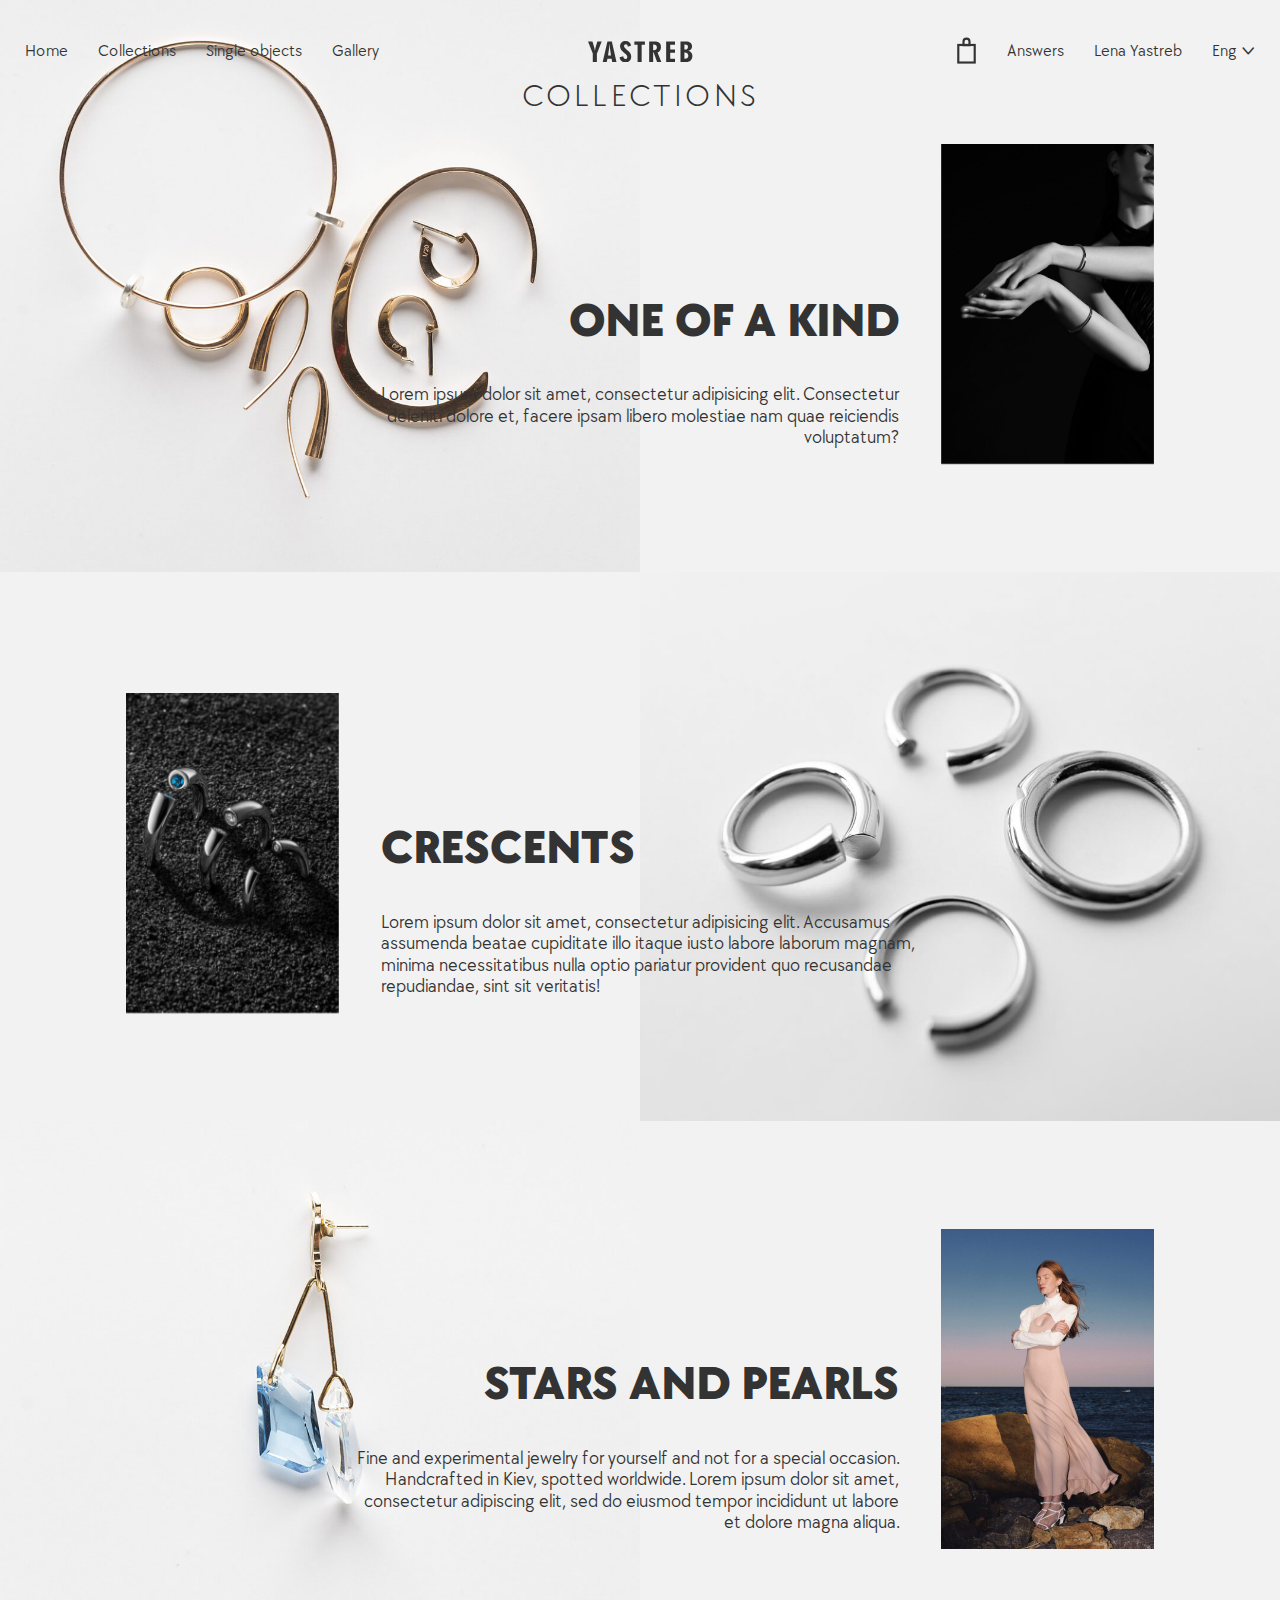
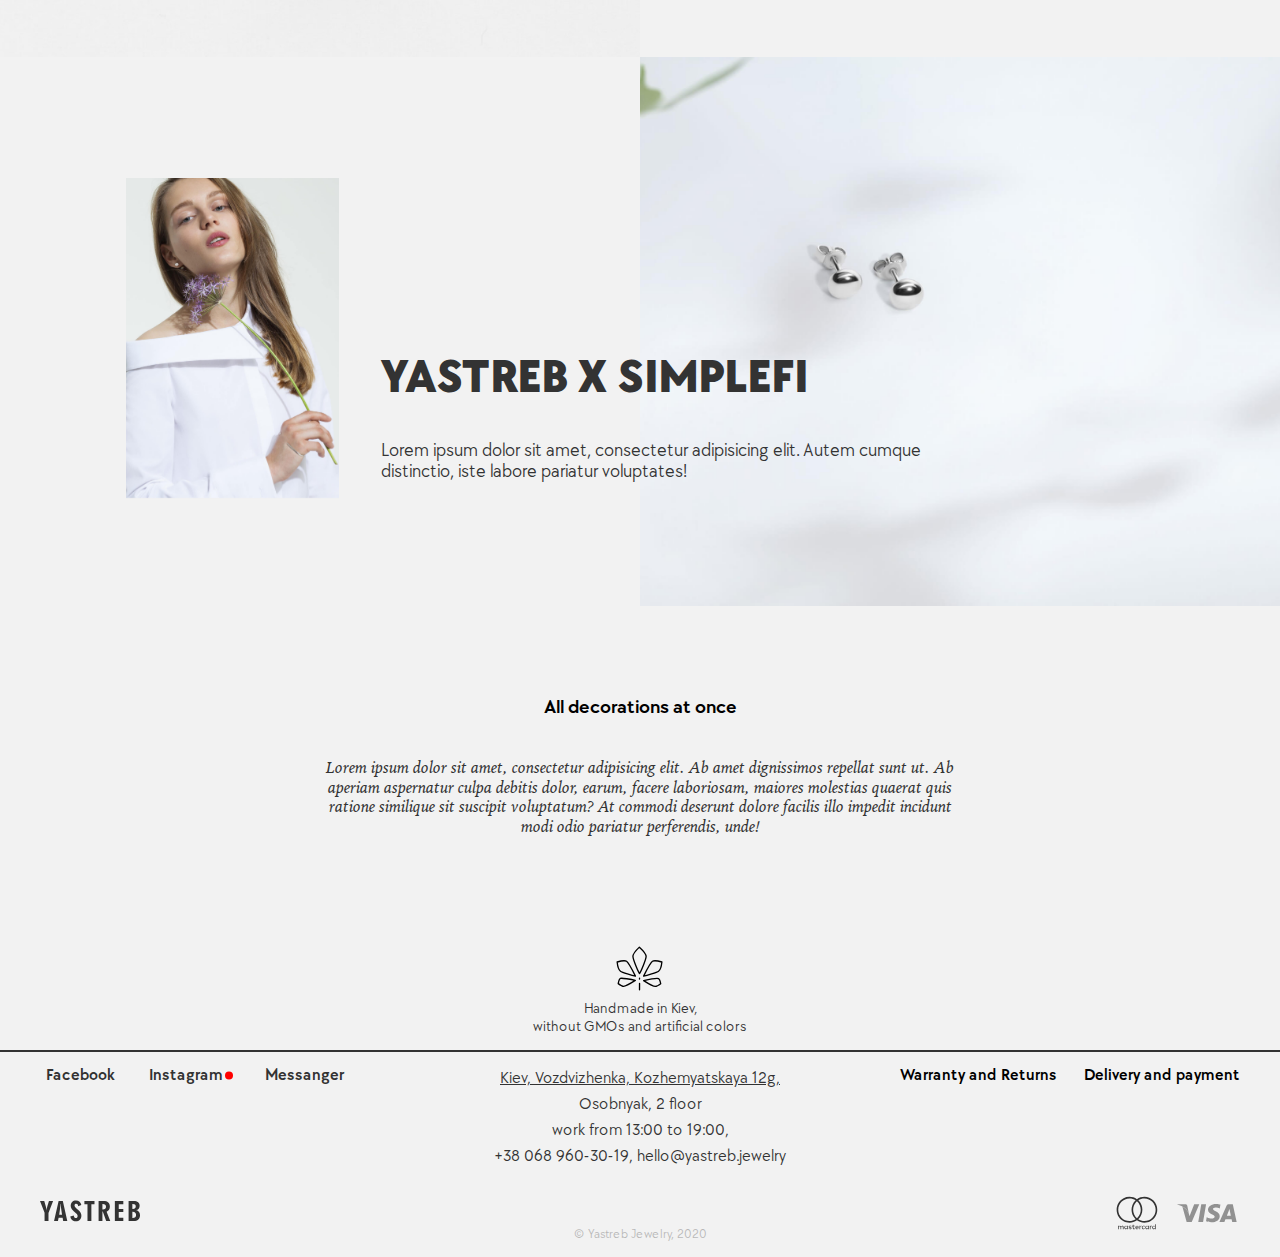
<file: collections.html>
<!doctype html>
<html lang="en">
<head>
  <meta charset="UTF-8">
  <link rel="icon" href="img/favicon.png"/>
  <meta name="viewport" content="width=device-width, initial-scale=1.0">
  <meta http-equiv="X-UA-Compatible" content="ie=edge">
  <link rel="stylesheet" href="css/style.css">
  
  <script src="js/jquery.min.js"></script>
<script src="js/Hammer.min.js"></script>
<script src="js/main.js"></script>  <title>Yastreb</title>
</head>
<body>

<div id="wrapper" class="collections-page">
  <header id="header" class="header header--absolute">
    <nav class="menu">
      <a class="header__back-ico popup-holder__header-back link--black" data-popup="close" href="index.html">
        <i class="icon-back"></i>
      </a>
      <svg class="menu__cart-mobile-ico cart-ico" viewBox="0 0 19 25" xmlns="http://www.w3.org/2000/svg">
        <path d="M6.7373 4.2125C6.7373 2.68681 7.97412 1.45 9.4998 1.45C11.0255 1.45 12.2623 2.68681 12.2623 4.2125V7.5125H6.7373V4.2125Z"/>
        <rect x="1.8999" y="7.3625" width="15.2" height="16.275"/>
      </svg>
      <a href="#" class="opener menu__opener"><span></span></a>
      <div class="drop">
        <div class="drop-list">
          <div class="menu__main">
            <ul class="menu-list">
              <li class="menu-list--border-bottom"><a href="index.html" class="menu-list--active">Home</a></li>
              <li><a href="collections.html">Collections</a></li>
              <li><a href="gallery.html">Single objects</a></li>
              <li class="menu-list--border-bottom"><a href="media.html">Gallery</a></li>
            </ul>
          </div>
          <div class="menu__secondary">
            <ul class="menu-list">
              <li class="menu__cart-ico">
                <svg class="cart-ico" viewBox="0 0 19 25" xmlns="http://www.w3.org/2000/svg">
                  <path d="M6.7373 4.2125C6.7373 2.68681 7.97412 1.45 9.4998 1.45C11.0255 1.45 12.2623 2.68681 12.2623 4.2125V7.5125H6.7373V4.2125Z"/>
                  <rect x="1.8999" y="7.3625" width="15.2" height="16.275"/>
                </svg>
              </li>
              <li><a href="#">Answers</a></li>
              <li><a href="#">Lena Yastreb</a></li>
              <li><a href="#" data-open-popup="pp_language">Eng <i class="icon-ctrl"></i></a></li>
            </ul>
          </div>
        </div>
      </div>
    </nav>

    <div class="logo logo--with-title logo--light-text">
      <strong class="logo__img">
        <a href="#">
          <svg viewBox="0 0 147 30" fill="none" xmlns="http://www.w3.org/2000/svg">
            <path d="M129.482 29.4332V0.566793H136.839C139.727 0.566793 141.921 1.16693 143.422 2.36052C144.916 3.54745 145.67 5.28784 145.67 7.55501C145.67 9.20204 145.23 10.5557 144.343 11.6159C143.449 12.6695 142.168 13.3763 140.507 13.7164C142.382 14.2032 143.789 15.07 144.743 16.3103C145.703 17.5439 146.177 19.1309 146.177 21.078C146.177 23.6386 145.356 25.6657 143.709 27.1727C142.068 28.6797 139.827 29.4332 136.992 29.4332H129.482ZM134.992 24.9389C135.072 24.9389 135.178 24.9389 135.332 24.9522C135.485 24.9655 135.592 24.9722 135.652 24.9722C137.199 24.9722 138.38 24.5988 139.214 23.8653C140.047 23.1251 140.467 22.0782 140.467 20.7113C140.467 19.2443 140.054 18.1307 139.227 17.3772C138.4 16.6237 137.179 16.2436 135.572 16.2436H134.992V24.9389ZM134.992 11.9226C135.132 11.9493 135.272 11.9693 135.392 11.9693C135.525 11.976 135.699 11.976 135.912 11.976C137.193 11.976 138.186 11.6626 138.893 11.0425C139.607 10.409 139.961 9.52212 139.961 8.37519C139.961 7.2216 139.587 6.32807 138.847 5.70127C138.106 5.07446 137.059 4.76106 135.678 4.76106C135.612 4.76106 135.492 4.76773 135.332 4.78106C135.178 4.78773 135.065 4.7944 134.985 4.7944V11.9226H134.992ZM109.419 29.4332V0.566793H121.792V5.10113H115.122V12.016H121.792V16.4703H115.122V24.7855H121.792V29.4332H109.419ZM91.2371 12.9229C91.3105 12.9229 91.4172 12.9229 91.564 12.9429C91.7174 12.9562 91.8241 12.9629 91.8975 12.9629C93.3515 12.9629 94.4787 12.6028 95.2791 11.876C96.0795 11.1558 96.4797 10.1423 96.4797 8.84196C96.4797 7.54168 96.0862 6.54812 95.2991 5.88131C94.5054 5.20782 93.3448 4.87442 91.8174 4.87442H91.2371V12.9229ZM85.6478 29.4332V0.566793H92.7445C95.846 0.566793 98.1872 1.24694 99.7746 2.61391C101.362 3.98088 102.149 5.99467 102.149 8.66192C102.149 10.509 101.736 12.056 100.908 13.3096C100.081 14.5699 98.8942 15.4568 97.3668 15.9502L102.689 29.4399H96.7465L91.7841 15.8369H91.2371V29.4399H85.6478V29.4332ZM69.4133 29.4332V5.4012H64.8978V0.566793H79.6583V5.4012H75.1027V29.4332H69.4133ZM44.2546 22.8251L49.3037 21.4981C49.4504 22.705 49.8039 23.6319 50.3575 24.2854C50.9111 24.9522 51.6181 25.2723 52.4652 25.2723C53.2189 25.2723 53.8325 25.0122 54.2994 24.4788C54.7663 23.9453 55.0064 23.2585 55.0064 22.3916C55.0064 21.5781 54.7663 20.8113 54.2861 20.0845C53.8058 19.3576 52.6986 18.2774 50.9711 16.8437C48.5833 14.8566 46.9759 13.1963 46.1355 11.8493C45.2951 10.5023 44.8749 9.05534 44.8749 7.50167C44.8749 5.24116 45.5819 3.4341 46.9892 2.05379C48.3966 0.686819 50.2508 0 52.5386 0C54.733 0 56.5005 0.54012 57.8411 1.61369C59.1684 2.69393 60.0422 4.28095 60.4424 6.38809L55.7735 7.96844C55.6401 6.80151 55.3266 5.92132 54.8463 5.32118C54.3661 4.72105 53.7258 4.42098 52.9388 4.42098C52.1984 4.42098 51.6048 4.66104 51.1512 5.13447C50.691 5.61458 50.4642 6.24805 50.4642 7.0349C50.4642 8.40854 51.7115 10.1089 54.1994 12.1227C54.8063 12.6095 55.2665 12.9829 55.5934 13.2429C57.3876 14.7766 58.6548 16.1969 59.3819 17.4839C60.1155 18.7708 60.4824 20.1978 60.4824 21.7448C60.4824 24.2721 59.742 26.2858 58.268 27.7595C56.7939 29.2398 54.793 29.9867 52.2651 29.9867C50.0507 29.9867 48.2365 29.3599 46.8358 28.0996C45.4352 26.846 44.5814 25.0856 44.2546 22.8251ZM20.5299 29.4332L27.2131 0.566793H33.3694L39.8792 29.4332H33.8763L33.0692 24.7522H27.2131L26.2393 29.4332H20.5299ZM28.0601 20.3645H32.2221L30.8682 11.2625C30.7681 10.529 30.6681 9.60213 30.5747 8.48188C30.4813 7.36164 30.4013 6.11469 30.3412 4.73439H29.9811C29.8543 6.37475 29.7409 7.8084 29.6209 9.03534C29.5142 10.2623 29.4208 11.0425 29.3541 11.3759L28.0601 20.3645ZM6.66987 29.4332V17.6439L0 0.566793H6.21632L8.41738 8.12847C8.76421 9.3154 9.031 10.3756 9.21776 11.3025C9.41119 12.2227 9.55792 13.1696 9.66464 14.1431C9.80471 12.9229 9.97146 11.8026 10.1716 10.7691C10.3716 9.7355 10.6051 8.77528 10.8652 7.90842L13.0863 0.566793H19.1492L12.406 17.8373V29.4332H6.66987Z"/>
          </svg>
        </a>
      </strong>
              <h1 class="h1 logo__title">Collections</h1>
                </div>

  </header>
  <main>
    <div class="collections-page-slider">
      <div class="collections-page-slick-slider">
        <div class="slick-item">
          <section class="collection-item">
            <div class="container collection-item__container">
              <div class="collection-item__bg-img" style="background-image: url(img/collections-bg-photo_3.jpg)"></div>
        
              <a href="collection-slug.html">
                <figure class="img-side-text">
                  <div class="img-side-text__img">
                    <div class="collections-img-slick-slider">
                      <div>
                        <img src="img/collections-photo_6.jpg" alt="Продукт">
                      </div>
                      <div>
                        <img src="img/collections-photo_7.jpg" alt="Продукт">
                      </div>
                      <div>
                        <img src="img/collections-photo_8.jpg" alt="Продукт">
                      </div>
                    </div>
                  </div>
                  <figcaption class="img-side-text__text-container" data-animation="fadeInRightBig">
                    <div class="img-side-text__text-title">One of a kind</div>
                    <div class="img-side-text__text-description">Lorem ipsum dolor sit amet, consectetur adipisicing elit. Consectetur deleniti dolore et, facere ipsam libero molestiae nam quae reiciendis voluptatum?</div>
                  </figcaption>
                </figure>
              </a>
            </div>
          </section>
        </div>
        <div class="slick-item">
          <section class="collection-item">
            <div class="container collection-item__container">
              <div class="collection-item__bg-img" style="background-image: url(img/collections-bg-photo_4.jpg)"></div>
        
              <a href="collection-slug.html">
                <figure class="img-side-text">
                  <div class="img-side-text__img">
                    <div class="collections-img-slick-slider">
                      <div>
                        <img src="img/collections-photo_9.jpg" alt="Продукт">
                      </div>
                      <div>
                        <img src="img/collections-photo_10.jpg" alt="Продукт">
                      </div>
                      <div>
                        <img src="img/collections-photo_11.jpg" alt="Продукт">
                      </div>
                    </div>
                  </div>
                  <figcaption class="img-side-text__text-container" data-animation="fadeInRightBig">
                    <div class="img-side-text__text-title">Crescents</div>
                    <div class="img-side-text__text-description">Lorem ipsum dolor sit amet, consectetur adipisicing elit. Accusamus assumenda beatae cupiditate illo itaque iusto labore laborum magnam, minima necessitatibus nulla optio pariatur provident quo recusandae repudiandae, sint sit veritatis!</div>
                  </figcaption>
                </figure>
              </a>
            </div>
          </section>
        </div>
        <div class="slick-item">
          <section class="collection-item">
            <div class="container collection-item__container">
              <div class="collection-item__bg-img" style="background-image: url(img/collections-bg-photo_1.jpg)"></div>

              <a href="collection-slug.html">
                <figure class="img-side-text">
                  <div class="img-side-text__img">
                    <div class="collections-img-slick-slider">
                      <div>
                        <img src="img/collections-photo_1.jpg" alt="Продукт">
                      </div>
                      <div>
                        <img src="img/collections-photo_2.jpg" alt="Продукт">
                      </div>
                      <div>
                        <img src="img/collections-photo_3.jpg" alt="Продукт">
                      </div>
                    </div>
                  </div>

                  <figcaption class="img-side-text__text-container" data-animation="fadeInRightBig">
                    <div class="img-side-text__text-title">Stars and pearls</div>
                    <div class="img-side-text__text-description">Fine and experimental jewelry for yourself and not for a special occasion. Handcrafted in Kiev, spotted worldwide. Lorem ipsum dolor sit amet, consectetur adipiscing elit, sed do eiusmod tempor incididunt ut labore et dolore magna aliqua.</div>
                  </figcaption>
                </figure>
              </a>
            </div>
          </section>
        </div>
        <div class="slick-item">
          <section class="collection-item">
            <div class="container collection-item__container">
              <div class="collection-item__bg-img" style="background-image: url(img/collections-bg-photo_2.jpg)"></div>

              <a href="collection-slug.html">
                <figure class="img-side-text">
                  <div class="img-side-text__img">
                    <div class="collections-img-slick-slider">
                      <div>
                        <img src="img/collections-photo_4.jpg" alt="Продукт">
                      </div>
                      <div>
                        <img src="img/collections-photo_5.jpg" alt="Продукт">
                      </div>
                    </div>
                  </div>
                  <figcaption class="img-side-text__text-container" data-animation="fadeInRightBig">
                    <div class="img-side-text__text-title">Yastreb x simplefi</div>
                    <div class="img-side-text__text-description">Lorem ipsum dolor sit amet, consectetur adipisicing elit. Autem cumque distinctio, iste labore pariatur voluptates!</div>
                  </figcaption>
                </figure>
              </a>
            </div>
          </section>
        </div>
        <div class="slick-item">
          <section class="text-section">
            <div class="container text-section__container">
              <div class="text-section__inner">
                <span class="text-section__title">All decorations at once</span>
                <div class="text-section__text">
                  <p>Lorem ipsum dolor sit amet, consectetur adipisicing elit. Ab amet dignissimos repellat sunt ut. Ab aperiam aspernatur culpa debitis dolor, earum, facere laboriosam, maiores molestias quaerat quis ratione similique sit suscipit voluptatum? At commodi deserunt dolore facilis illo impedit incidunt modi odio pariatur perferendis, unde!</p>
                </div>
              </div>
            </div>
          </section>
        </div>
      </div>
    </div>

  </main>

  
  <footer id="footer">
      <div class="made">
          <img src="img/kiev_logo.svg" alt="Киев">
          <div class="made__text">
            Handmade in Kiev,<br>
            without GMOs and artificial colors
          </div>
      </div>

      <div class="container">
          <nav>
              <ul class="footer-nav footer-nav-left">
                  <li><a href="#">Facebook</a></li>
                  <li><a href="#" class="menu-item-decor">Instagram</a></li>
                  <li><a href="#">Messanger</a></li>
              </ul>
          </nav>
          <div class="contacts">
              <div class="show-map">
                  <img src="img/marker_map.svg" alt="Маркер на карте">
                  <span class="show-map__text">Show on the map</span>
              </div>
              <address>
                  <a class="link-map" href="https://goo.gl/maps/LA6kUesAxVRnUq699">Kiev, Vozdvizhenka, Kozhemyatskaya 12g,</a>
                  <br>Osobnyak, 2 floor
                  <br>work from 13:00 to 19:00,<br>
                  <a href="tel: +380689603019">+38 068 960-30-19</a>,
                  <a href="mailto:hello@yastreb.jewelry">hello@yastreb.jewelry</a>
              </address>
          </div>
          <nav>
              <ul class="footer-nav footer-nav-right">
                  <li><a href="static-page.html">Warranty and Returns</a></li>
                  <li><a href="static-page.html">Delivery and payment</a></li>
              </ul>
          </nav>

          <div class="footer-icons">
              <div class="footer-icons__logo">
                  <a href="#">
                      <svg class="footer__logo"  viewBox="0 0 106 22" xmlns="http://www.w3.org/2000/svg">
                          <path d="M93.8981 21.5844V0.415648H99.2332C101.328 0.415648 102.919 0.855746 104.007 1.73105C105.091 2.60147 105.637 3.87775 105.637 5.54034C105.637 6.74817 105.318 7.74083 104.675 8.51834C104.027 9.29095 103.098 9.80929 101.893 10.0587C103.253 10.4156 104.273 11.0513 104.965 11.9609C105.661 12.8655 106.005 14.0293 106.005 15.4572C106.005 17.335 105.41 18.8215 104.215 19.9266C103.025 21.0318 101.4 21.5844 99.3445 21.5844H93.8981ZM97.8934 18.2885C97.9514 18.2885 98.0288 18.2885 98.1401 18.2983C98.2513 18.3081 98.3287 18.313 98.3723 18.313C99.4944 18.313 100.351 18.0391 100.955 17.5012C101.56 16.9584 101.864 16.1907 101.864 15.1883C101.864 14.1125 101.565 13.2958 100.965 12.7433C100.365 12.1907 99.4799 11.912 98.3142 11.912H97.8934V18.2885ZM97.8934 8.74328C97.995 8.76284 98.0965 8.77751 98.1836 8.77751C98.2804 8.7824 98.4061 8.7824 98.5609 8.7824C99.4896 8.7824 100.21 8.55257 100.723 8.0978C101.241 7.63325 101.497 6.98288 101.497 6.14181C101.497 5.29584 101.226 4.64059 100.689 4.18093C100.152 3.72127 99.3928 3.49144 98.3916 3.49144C98.3432 3.49144 98.2562 3.49633 98.1401 3.50611C98.0288 3.511 97.9466 3.51589 97.8886 3.51589V8.74328H97.8934ZM79.3488 21.5844V0.415648H88.3212V3.74083H83.4844V8.81174H88.3212V12.0782H83.4844V18.176H88.3212V21.5844H79.3488ZM66.1635 9.47677C66.2167 9.47677 66.2941 9.47677 66.4005 9.49144C66.5118 9.50122 66.5892 9.50611 66.6424 9.50611C67.6968 9.50611 68.5143 9.24205 69.0947 8.70905C69.6751 8.18093 69.9653 7.43765 69.9653 6.48411C69.9653 5.53056 69.6799 4.80196 69.1092 4.31296C68.5336 3.81907 67.692 3.57457 66.5844 3.57457H66.1635V9.47677ZM62.1102 21.5844V0.415648H67.2567C69.5058 0.415648 71.2036 0.914425 72.3547 1.91687C73.5059 2.91932 74.0767 4.39609 74.0767 6.35208C74.0767 7.7066 73.7768 8.84107 73.177 9.76039C72.5772 10.6846 71.7163 11.335 70.6086 11.6968L74.4684 21.5892H70.1588L66.5602 11.6137H66.1635V21.5892H62.1102V21.5844ZM50.3373 21.5844V3.96088H47.0627V0.415648H57.7667V3.96088H54.4632V21.5844H50.3373ZM32.0926 16.7384L35.7541 15.7653C35.8605 16.6504 36.1169 17.3301 36.5184 17.8093C36.9198 18.2983 37.4325 18.533 38.0468 18.533C38.5934 18.533 39.0384 18.3423 39.377 17.9511C39.7155 17.5599 39.8897 17.0562 39.8897 16.4205C39.8897 15.824 39.7155 15.2616 39.3673 14.7286C39.019 14.1956 38.2161 13.4034 36.9634 12.3521C35.2318 10.8949 34.0661 9.67726 33.4566 8.68949C32.8472 7.70171 32.5425 6.64059 32.5425 5.50122C32.5425 3.84352 33.0552 2.51834 34.0757 1.50611C35.0963 0.503667 36.441 0 38.1 0C39.6913 0 40.9731 0.396088 41.9453 1.18337C42.9079 1.97555 43.5415 3.13936 43.8317 4.6846L40.4459 5.84352C40.3492 4.98777 40.1218 4.3423 39.7736 3.9022C39.4253 3.4621 38.961 3.24205 38.3902 3.24205C37.8533 3.24205 37.4229 3.41809 37.094 3.76528C36.7602 4.11736 36.5958 4.58191 36.5958 5.15892C36.5958 6.16626 37.5003 7.4132 39.3044 8.88997C39.7446 9.24694 40.0783 9.52078 40.3153 9.71149C41.6164 10.8362 42.5354 11.8777 43.0626 12.8215C43.5947 13.7653 43.8607 14.8117 43.8607 15.9462C43.8607 17.7995 43.3238 19.2763 42.2549 20.357C41.1859 21.4425 39.7349 21.9902 37.9017 21.9902C36.2959 21.9902 34.9802 21.5306 33.9645 20.6064C32.9488 19.687 32.3296 18.3961 32.0926 16.7384ZM14.8879 21.5844L19.7344 0.415648H24.1989L28.9196 21.5844H24.5665L23.9812 18.1516H19.7344L19.0282 21.5844H14.8879ZM20.3487 14.934H23.3669L22.385 8.25917C22.3125 7.72127 22.2399 7.04156 22.1722 6.22005C22.1045 5.39853 22.0465 4.48411 22.0029 3.47188H21.7417C21.6498 4.67482 21.5676 5.72616 21.4805 6.62592C21.4031 7.52567 21.3354 8.0978 21.2871 8.3423L20.3487 14.934ZM4.83687 21.5844V12.9389L0 0.415648H4.50796L6.10413 5.96088C6.35565 6.8313 6.54912 7.6088 6.68455 8.28851C6.82482 8.96332 6.93123 9.6577 7.00862 10.3716C7.1102 9.47677 7.23112 8.65526 7.37623 7.89731C7.52133 7.13936 7.69062 6.43521 7.87926 5.79951L9.48994 0.415648H13.8867L8.99658 13.0807V21.5844H4.83687Z"/>
                      </svg>
                  </a>
              </div>

              <div class="payment-icons">
                  <svg width="42" height="34" viewBox="0 0 42 34" xmlns="http://www.w3.org/2000/svg">
                      <path d="M7.59257 33.1974V31.0409C7.59257 30.2144 7.09285 29.6729 6.27257 29.6729C5.83885 29.6729 5.37685 29.8154 5.05628 30.2809C4.80171 29.8819 4.45285 29.6729 3.91542 29.6729C3.50999 29.6539 3.12342 29.8439 2.87828 30.1764V29.7394H2.19942V33.1974H2.87828V31.2214C2.87828 30.6134 3.23657 30.3189 3.73628 30.3189C4.23599 30.3189 4.51885 30.6419 4.51885 31.2214V33.2069H5.19771V31.2214C5.19771 30.6134 5.556 30.3189 6.05571 30.3189C6.55542 30.3189 6.83828 30.6419 6.83828 31.2214V33.2069L7.59257 33.1974ZM18.7371 29.7774H17.4831V28.7324H16.8043V29.7774H16.0971V30.3854H16.8137V32.0099C16.8137 32.7984 17.0966 33.2734 17.9546 33.2734C18.2751 33.2639 18.5957 33.1784 18.8786 33.0169L18.6617 32.4089C18.4731 32.5324 18.2469 32.5894 18.0206 32.5894C17.6623 32.5894 17.4831 32.3709 17.4831 32.0099V30.3569H18.7371V29.7774ZM25.1014 29.6729C24.7243 29.6634 24.3754 29.8534 24.168 30.1764V29.7394H23.4892V33.1974H24.168V31.2594C24.168 30.6799 24.4509 30.3189 24.9223 30.3189C25.0826 30.3284 25.2334 30.3474 25.3843 30.3949L25.6012 29.7489C25.4409 29.7014 25.2712 29.6824 25.1014 29.6729ZM15.4843 30.0339C15.126 29.7774 14.6263 29.6729 14.0889 29.6729C13.2309 29.6729 12.6934 30.0719 12.6934 30.7559C12.6934 31.3354 13.0894 31.6584 13.8343 31.7629L14.1926 31.8009C14.5886 31.8769 14.8337 32.0194 14.8337 32.1999C14.8337 32.4564 14.5509 32.6369 14.0134 32.6369C13.608 32.6464 13.2026 32.5229 12.8726 32.2759L12.5143 32.8174C13.014 33.1784 13.6269 33.2544 13.9851 33.2544C14.9846 33.2544 15.522 32.7889 15.522 32.1334C15.522 31.5254 15.0883 31.2309 14.3434 31.1264L13.9851 31.0884C13.6646 31.0504 13.3817 30.9459 13.3817 30.7274C13.3817 30.4709 13.6646 30.2904 14.0606 30.2904C14.4943 30.2904 14.9186 30.4709 15.1354 30.5754L15.4843 30.0339ZM25.8557 31.4684C25.8557 32.5134 26.5346 33.2734 27.6472 33.2734C28.1469 33.2734 28.5052 33.1689 28.8634 32.8744L28.5052 32.3329C28.2506 32.5419 27.9394 32.6559 27.6094 32.6559C27.006 32.6559 26.5346 32.1904 26.5346 31.5064C26.5346 30.8224 26.9966 30.3569 27.6094 30.3569C27.9394 30.3569 28.2506 30.4709 28.5052 30.6799L28.8634 30.1384C28.5052 29.8534 28.1469 29.7394 27.6472 29.7394C26.5629 29.6729 25.8557 30.4329 25.8557 31.4684ZM21.066 29.6729C20.0666 29.6729 19.3877 30.3949 19.3877 31.4779C19.3877 32.5609 20.1043 33.2829 21.1414 33.2829C21.6412 33.2924 22.1409 33.1309 22.5369 32.8174L22.1786 32.3139C21.8957 32.5419 21.5374 32.6654 21.1791 32.6749C20.7171 32.6749 20.2174 32.3899 20.142 31.7724H22.6783V31.4874C22.6689 30.3949 22.0277 29.6729 21.066 29.6729ZM21.0283 30.3189C21.528 30.3189 21.8863 30.6419 21.924 31.1834H20.0666C20.1703 30.6799 20.4909 30.3189 21.0283 30.3189ZM11.7694 31.4684V29.7394H11.0906V30.1764C10.836 29.8534 10.4871 29.6729 9.978 29.6729C9.01628 29.6729 8.29971 30.4329 8.29971 31.4779C8.29971 32.5229 9.01628 33.2829 9.978 33.2829C10.4777 33.2829 10.836 33.1024 11.0906 32.7794V33.2164H11.7694V31.4684ZM9.01628 31.4684C9.01628 30.8224 9.41228 30.3189 10.0911 30.3189C10.7323 30.3189 11.1283 30.8224 11.1283 31.4684C11.1283 32.1524 10.6946 32.6179 10.0911 32.6179C9.41228 32.6559 9.01628 32.1239 9.01628 31.4684ZM35.4352 29.6729C35.058 29.6634 34.7092 29.8534 34.5017 30.1764V29.7394H33.8229V33.1974H34.5017V31.2594C34.5017 30.6799 34.7846 30.3189 35.256 30.3189C35.4163 30.3284 35.5672 30.3474 35.718 30.3949L35.9349 29.7489C35.7652 29.7014 35.5954 29.6824 35.4352 29.6729ZM32.7857 31.4684V29.7394H32.1069V30.1764C31.8523 29.8534 31.5034 29.6729 30.9943 29.6729C30.0326 29.6729 29.316 30.4329 29.316 31.4779C29.316 32.5229 30.0326 33.2829 30.9943 33.2829C31.494 33.2829 31.8523 33.1024 32.1069 32.7794V33.2164H32.7857V31.4684ZM30.0326 31.4684C30.0326 30.8224 30.4286 30.3189 31.1074 30.3189C31.7486 30.3189 32.1446 30.8224 32.1446 31.4684C32.1446 32.1524 31.7109 32.6179 31.1074 32.6179C30.4286 32.6559 30.0326 32.1239 30.0326 31.4684ZM39.6875 31.4684V28.3714H39.0086V30.1764C38.754 29.8534 38.4052 29.6729 37.896 29.6729C36.9343 29.6729 36.2177 30.4329 36.2177 31.4779C36.2177 32.5229 36.9343 33.2829 37.896 33.2829C38.3957 33.2829 38.754 33.1024 39.0086 32.7794V33.2164H39.6875V31.4684ZM36.9343 31.4684C36.9343 30.8224 37.3303 30.3189 38.0092 30.3189C38.6503 30.3189 39.0463 30.8224 39.0463 31.4684C39.0463 32.1524 38.6126 32.6179 38.0092 32.6179C37.3303 32.6654 36.9343 32.1239 36.9343 31.4684ZM37.5094 4.54541C33.0686 0.0709102 26.0632 -0.50859 20.9529 3.15841C17.0306 0.34641 11.8826 -0.0240899 7.602 2.19891C3.32142 4.42191 0.634277 8.86791 0.634277 13.7224C0.634277 18.5769 3.32142 23.0229 7.602 25.2459C11.8826 27.4689 17.0306 27.0984 20.9529 24.2864C24.8752 27.0984 30.0232 27.4689 34.3037 25.2459C38.5843 23.0229 41.2715 18.5769 41.2715 13.7224C41.2809 10.2739 39.9232 6.97741 37.5094 4.54541ZM20.9529 22.2249C16.2951 18.0639 15.8614 10.8914 19.9911 6.18891C20.2929 5.84691 20.6134 5.52391 20.9529 5.21991C25.6106 9.38091 26.0443 16.5629 21.9052 21.2559C21.6129 21.5979 21.2923 21.9209 20.9529 22.2249ZM13.5043 25.0559C7.29085 25.0559 2.25599 19.9829 2.25599 13.7224C2.25599 7.46191 7.29085 2.38891 13.5043 2.38891C15.6823 2.37941 17.8131 3.02541 19.6329 4.23191C14.4283 9.12441 14.1454 17.3419 19.0011 22.5859C19.1991 22.8044 19.416 23.0134 19.6329 23.2224C17.8131 24.4194 15.6823 25.0654 13.5043 25.0559ZM28.4014 25.0559C26.2234 25.0654 24.0926 24.4194 22.2729 23.2224C27.4774 18.3204 27.7509 10.1029 22.8952 4.85891C22.6972 4.64041 22.4897 4.44091 22.2729 4.23191C24.0926 3.02541 26.2234 2.37941 28.4014 2.38891C34.6149 2.38891 39.6497 7.46191 39.6497 13.7224C39.6592 19.9829 34.6243 25.0559 28.4014 25.0559Z"/>
                  </svg>
                  <svg width="66" height="38" viewBox="0 0 66 38" xmlns="http://www.w3.org/2000/svg">
                      <g opacity="0.5">
                          <path d="M24.2691 27.9964L27.2768 10.2409H32.076L29.0682 27.9964H24.2691ZM46.4168 10.6209C45.4645 10.2694 43.9748 9.87988 42.1174 9.87988C37.3748 9.87988 34.0277 12.2834 33.9994 15.7414C33.9711 18.2969 36.3848 19.7124 38.2045 20.5674C40.0714 21.4414 40.7031 21.9924 40.6937 22.7714C40.6842 23.9589 39.204 24.5004 37.818 24.5004C35.8945 24.5004 34.8762 24.2344 33.3017 23.5694L32.6794 23.2844L32.01 27.2554C33.132 27.7494 35.2062 28.1769 37.356 28.2054C42.4002 28.2054 45.6814 25.8209 45.7191 22.1444C45.738 20.1209 44.4557 18.5914 41.6837 17.3184C40.0054 16.5014 38.9777 15.9504 38.9871 15.1144C38.9871 14.3734 39.8545 13.5849 41.7402 13.5849C43.3148 13.5564 44.4462 13.9079 45.3325 14.2689L45.7662 14.4779L46.4168 10.6209ZM58.7777 10.2409H55.0628C53.9125 10.2409 53.0545 10.5544 52.5454 11.7134L45.4174 27.9774H50.4617C50.4617 27.9774 51.282 25.7924 51.4705 25.3079C52.0174 25.3079 56.9202 25.3174 57.618 25.3174C57.7594 25.9349 58.2025 27.9774 58.2025 27.9774H62.6622L58.7777 10.2409ZM52.8942 21.7074C53.2902 20.6814 54.8082 16.7484 54.8082 16.7484C54.78 16.7959 55.2042 15.7224 55.4494 15.0574L55.77 16.5869C55.77 16.5869 56.694 20.8239 56.8825 21.7169L52.8942 21.7074ZM20.196 10.2409L15.4911 22.3439L14.9914 19.8834C14.1145 17.0524 11.3897 13.9839 8.34424 12.4449L12.6437 27.9679L17.7257 27.9584L25.278 10.2409H20.196Z"/>
                          <path d="M11.1067 10.241H3.3658L3.2998 10.6115C9.32466 12.084 13.3129 15.6275 14.9629 19.9025L13.2752 11.742C12.9924 10.621 12.1438 10.279 11.1067 10.241Z"/>
                      </g>
                  </svg>
              </div>
          </div>
          <span class="copyright">&copy; <a href="#">Yastreb</a> Jewelry, 2020</span>
      </div>
  </footer>

  <div class="popup-holder language" id="pp_language">
    <div class="popup-small language__popup popup-holder__content">
      <ul class="language__list">
        <li><a href="#">Українська</a></li>
        <li><a href="#">Русский</a></li>
        <li><a href="#">English</a></li>
      </ul>
    </div>
  </div>

  <div id="cart" class="cart">

  <div class="cart-panel">

    <div class="cart-panel__header">
      <a class="cart-panel__ico" href="#">
        <i id="cart-panel__close" class="icon-Close cart-panel__close"></i>
        <i id="cart-panel__close" class=" icon-back cart-panel__arrow"></i>
      </a>
    </div>

    <ul class="cart-panel__product-list">
      <li>
        <div class="product-cart">
          <img class="product-cart__img" src="img/produc_14.jpg" alt="Product in the cart">
          <div>
            <span class="product-cart__title">Mono Earring "Eternity" blue"</span>
            <span class="product-cart__price">2800 UAH</span>
          </div>
          <a class="product-cart__delete" href="#"><i class="icon-Close"></i></a>
        </div>
      </li>

      <li>
        <div class="product-cart">
          <img class="product-cart__img" src="img/produc_23.jpg" alt="Product in the cart">
          <div>
            <span class="product-cart__title">Earrings "Mirror</span>
            <span class="product-cart__price">On order</span>
          </div>
          <a class="product-cart__delete" href="#"><i class="icon-Close"></i></a>
        </div>
      </li>
    </ul>

    <span class="cart-panel__total-sum">Total, including delivery: 2800 UAH</span>

    <div class="cart-panel__form-cart">
      <form action="/" class="nice-form">
        <fieldset>
          <legend>Contact information</legend>
          <label>Name
            <input type="text" name="name">
          </label>
          <label>Phone
            <input class="input--error" type="text" name="phone">
          </label>
          <label>E-mail (not necessary)
            <input type="email" name="email">
          </label>
          <label>Comments to the order: sizes, urgency, wishes
            <textarea name="" id="" cols="20" rows="5"></textarea>
          </label>
        </fieldset>

        <fieldset>
          <legend>Payment method</legend>
          <label>
            <input type="radio" name="pay" checked>
            <span class="fake-input"></span>
            <span class="fake-label">Pay by Visa / Mastercard online</span>
          </label>
          <label>
            <input type="radio" name="pay">
            <span class="fake-input"></span>
            <span class="fake-label">Pay upon receipt</span>
          </label>
          <label>
            <input type="radio" name="pay">
            <span class="fake-input"></span>
            <span class="fake-label">Transfer to card</span>
          </label>
        </fieldset>

        <fieldset>
          <legend>How i want to receive my order</legend>
          <label>
            <input type="radio" name="delivery" checked>
            <span class="fake-input"></span>
            <span class="fake-label">Pick up personally</span>
          </label>
          <label>
            <input type="radio" name="delivery">
            <span class="fake-input"></span>
            <span class="fake-label">Deliver by "Nova Poshta"</span>
          </label>
        </fieldset>
        
        

        <button type="button" class="btn">Delivery and payment</button>
        <a href="#">Just send a request</a>
      </form>
    </div>

    <div class="cart-panel__info cart-panel__info--text-error">
      <p>We need to know how to contact you, please leave your phone number or e-mail</p>
    </div>

    <div class="cart-panel__info">
      <p> We send my jewelry by New Mail, send it by courier in Kiev or personally in the showroom. After placing your order, we will contact you within 24 hours to clarify the details. </p>
      <p> You can pay with Visa \ Mastercard online, upon receipt or transfer to a card </p>
    </div>

    <div class="cart-panel__info cart-panel__info--text-green">
      <span class="cart-panel__info-title">Order with customization</span>
      <p>We will contact you to clarify the desired changes, cost and timing</p>
    </div>

    <div class="cart-panel__info cart-panel__info--thanks">
      <span class="cart-panel__info-title">Thanks!</span>
      <p>We will contact you as soon as possible, and the order was assigned the code 2342</p>
    </div>

    <div class="cart-panel__instagram cart-panel-instagram">

      <a href="#" class="cart-panel-instagram__ico link--black">
        <i class="icon-instagram"></i>
      </a>
      <div class="cart-panel-instagram__text">
        <p>While my guys are processing your order, check out my Instagram for beautiful pictures and new ideas</p>
      </div>


      <div class="cart-panel-instagram__photos">
        <div class="cart-panel-slick-slider">
          <div>
            <div class="cart-panel-instagram__photo">
              <img src="img/cart-inst_1.jpg" alt="cart-img">
            </div>
          </div>
          <div>
            <div class="cart-panel-instagram__photo">
              <img src="img/cart-inst_2.jpg" alt="cart-img">
            </div>
          </div>
          <div>
            <div class="cart-panel-instagram__photo">
              <img src="img/cart-inst_3.jpg" alt="cart-img">
            </div>
          </div>
          <div>
            <div class="cart-panel-instagram__photo">
              <img src="img/cart-inst_4.jpg" alt="cart-img">
            </div>
          </div>
          <div>
            <div class="cart-panel-instagram__photo">
              <img src="img/cart-inst_5.jpg" alt="cart-img">
            </div>
          </div>
          <div>
            <div class="cart-panel-instagram__photo">
              <img src="img/cart-inst_4.jpg" alt="cart-img">
            </div>
          </div>
        </div>
      </div>
    </div>

    <span class="cart-panel__text-close link cart-panel__close">Close</span>
  </div>
</div>
  </div> <!-- end wrapper -->
</body>
</html>
</file>
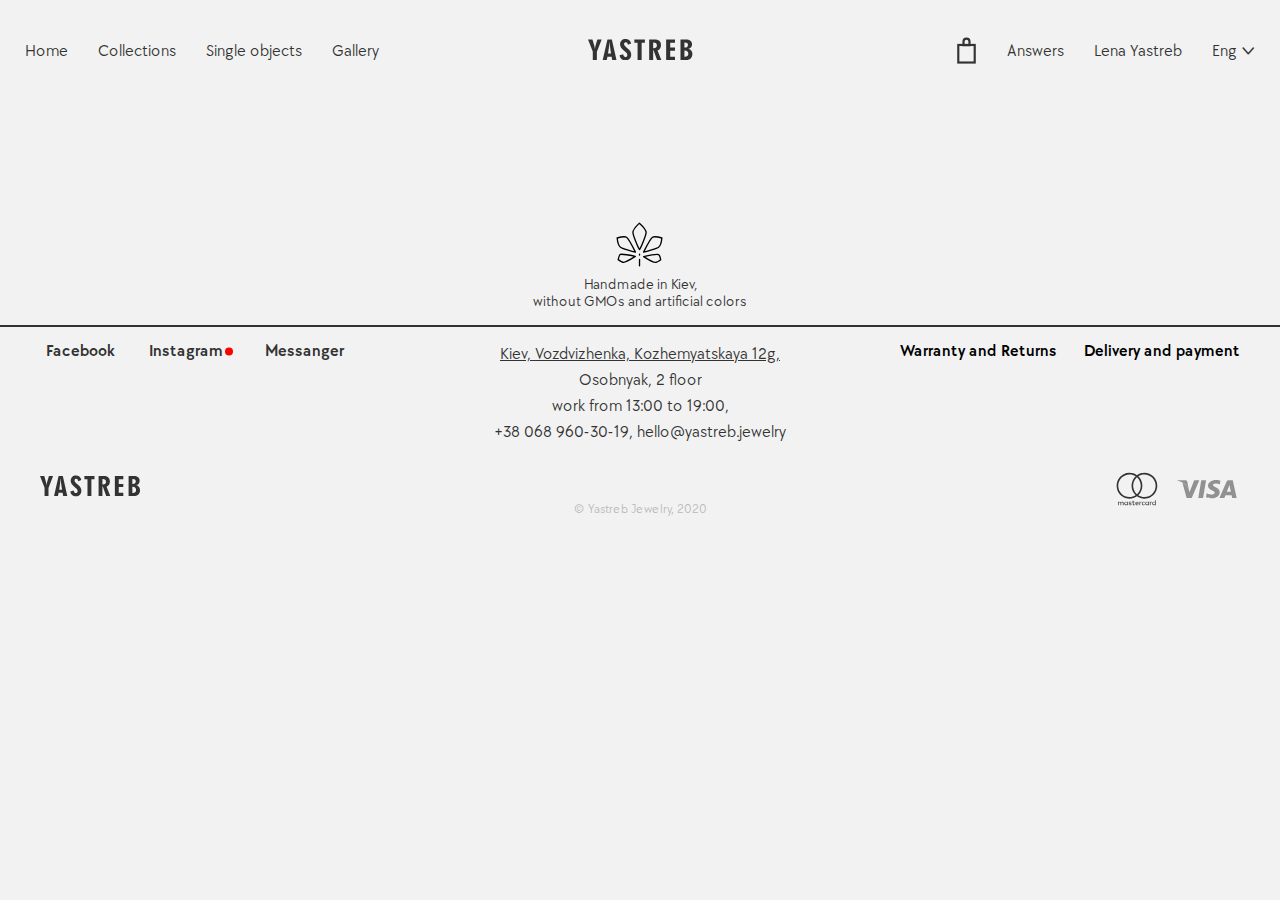
<file: gallery-product-slug.html>
<!doctype html>
<html lang="en">
<head>
  <meta charset="UTF-8">
  <link rel="icon" href="img/favicon.png"/>
  <meta name="viewport" content="width=device-width, initial-scale=1.0">
  <meta http-equiv="X-UA-Compatible" content="ie=edge">
  <link rel="stylesheet" href="css/style.css">
  
  <script src="js/jquery.min.js"></script>
<script src="js/Hammer.min.js"></script>
<script src="js/main.js"></script>  <title>Yastreb</title>
</head>
<body>

<div id="wrapper" class="">
  <header id="header" class="header ">
    <nav class="menu">
      <a class="header__back-ico popup-holder__header-back link--black" data-popup="close" href="index.html">
        <i class="icon-back"></i>
      </a>
      <svg class="menu__cart-mobile-ico cart-ico" viewBox="0 0 19 25" xmlns="http://www.w3.org/2000/svg">
        <path d="M6.7373 4.2125C6.7373 2.68681 7.97412 1.45 9.4998 1.45C11.0255 1.45 12.2623 2.68681 12.2623 4.2125V7.5125H6.7373V4.2125Z"/>
        <rect x="1.8999" y="7.3625" width="15.2" height="16.275"/>
      </svg>
      <a href="#" class="opener menu__opener"><span></span></a>
      <div class="drop">
        <div class="drop-list">
          <div class="menu__main">
            <ul class="menu-list">
              <li class="menu-list--border-bottom"><a href="index.html" class="menu-list--active">Home</a></li>
              <li><a href="collections.html">Collections</a></li>
              <li><a href="gallery.html">Single objects</a></li>
              <li class="menu-list--border-bottom"><a href="media.html">Gallery</a></li>
            </ul>
          </div>
          <div class="menu__secondary">
            <ul class="menu-list">
              <li class="menu__cart-ico">
                <svg class="cart-ico" viewBox="0 0 19 25" xmlns="http://www.w3.org/2000/svg">
                  <path d="M6.7373 4.2125C6.7373 2.68681 7.97412 1.45 9.4998 1.45C11.0255 1.45 12.2623 2.68681 12.2623 4.2125V7.5125H6.7373V4.2125Z"/>
                  <rect x="1.8999" y="7.3625" width="15.2" height="16.275"/>
                </svg>
              </li>
              <li><a href="#">Answers</a></li>
              <li><a href="#">Lena Yastreb</a></li>
              <li><a href="#" data-open-popup="pp_language">Eng <i class="icon-ctrl"></i></a></li>
            </ul>
          </div>
        </div>
      </div>
    </nav>

    <div class="logo ">
      <strong class="logo__img">
        <a href="#">
          <svg viewBox="0 0 147 30" fill="none" xmlns="http://www.w3.org/2000/svg">
            <path d="M129.482 29.4332V0.566793H136.839C139.727 0.566793 141.921 1.16693 143.422 2.36052C144.916 3.54745 145.67 5.28784 145.67 7.55501C145.67 9.20204 145.23 10.5557 144.343 11.6159C143.449 12.6695 142.168 13.3763 140.507 13.7164C142.382 14.2032 143.789 15.07 144.743 16.3103C145.703 17.5439 146.177 19.1309 146.177 21.078C146.177 23.6386 145.356 25.6657 143.709 27.1727C142.068 28.6797 139.827 29.4332 136.992 29.4332H129.482ZM134.992 24.9389C135.072 24.9389 135.178 24.9389 135.332 24.9522C135.485 24.9655 135.592 24.9722 135.652 24.9722C137.199 24.9722 138.38 24.5988 139.214 23.8653C140.047 23.1251 140.467 22.0782 140.467 20.7113C140.467 19.2443 140.054 18.1307 139.227 17.3772C138.4 16.6237 137.179 16.2436 135.572 16.2436H134.992V24.9389ZM134.992 11.9226C135.132 11.9493 135.272 11.9693 135.392 11.9693C135.525 11.976 135.699 11.976 135.912 11.976C137.193 11.976 138.186 11.6626 138.893 11.0425C139.607 10.409 139.961 9.52212 139.961 8.37519C139.961 7.2216 139.587 6.32807 138.847 5.70127C138.106 5.07446 137.059 4.76106 135.678 4.76106C135.612 4.76106 135.492 4.76773 135.332 4.78106C135.178 4.78773 135.065 4.7944 134.985 4.7944V11.9226H134.992ZM109.419 29.4332V0.566793H121.792V5.10113H115.122V12.016H121.792V16.4703H115.122V24.7855H121.792V29.4332H109.419ZM91.2371 12.9229C91.3105 12.9229 91.4172 12.9229 91.564 12.9429C91.7174 12.9562 91.8241 12.9629 91.8975 12.9629C93.3515 12.9629 94.4787 12.6028 95.2791 11.876C96.0795 11.1558 96.4797 10.1423 96.4797 8.84196C96.4797 7.54168 96.0862 6.54812 95.2991 5.88131C94.5054 5.20782 93.3448 4.87442 91.8174 4.87442H91.2371V12.9229ZM85.6478 29.4332V0.566793H92.7445C95.846 0.566793 98.1872 1.24694 99.7746 2.61391C101.362 3.98088 102.149 5.99467 102.149 8.66192C102.149 10.509 101.736 12.056 100.908 13.3096C100.081 14.5699 98.8942 15.4568 97.3668 15.9502L102.689 29.4399H96.7465L91.7841 15.8369H91.2371V29.4399H85.6478V29.4332ZM69.4133 29.4332V5.4012H64.8978V0.566793H79.6583V5.4012H75.1027V29.4332H69.4133ZM44.2546 22.8251L49.3037 21.4981C49.4504 22.705 49.8039 23.6319 50.3575 24.2854C50.9111 24.9522 51.6181 25.2723 52.4652 25.2723C53.2189 25.2723 53.8325 25.0122 54.2994 24.4788C54.7663 23.9453 55.0064 23.2585 55.0064 22.3916C55.0064 21.5781 54.7663 20.8113 54.2861 20.0845C53.8058 19.3576 52.6986 18.2774 50.9711 16.8437C48.5833 14.8566 46.9759 13.1963 46.1355 11.8493C45.2951 10.5023 44.8749 9.05534 44.8749 7.50167C44.8749 5.24116 45.5819 3.4341 46.9892 2.05379C48.3966 0.686819 50.2508 0 52.5386 0C54.733 0 56.5005 0.54012 57.8411 1.61369C59.1684 2.69393 60.0422 4.28095 60.4424 6.38809L55.7735 7.96844C55.6401 6.80151 55.3266 5.92132 54.8463 5.32118C54.3661 4.72105 53.7258 4.42098 52.9388 4.42098C52.1984 4.42098 51.6048 4.66104 51.1512 5.13447C50.691 5.61458 50.4642 6.24805 50.4642 7.0349C50.4642 8.40854 51.7115 10.1089 54.1994 12.1227C54.8063 12.6095 55.2665 12.9829 55.5934 13.2429C57.3876 14.7766 58.6548 16.1969 59.3819 17.4839C60.1155 18.7708 60.4824 20.1978 60.4824 21.7448C60.4824 24.2721 59.742 26.2858 58.268 27.7595C56.7939 29.2398 54.793 29.9867 52.2651 29.9867C50.0507 29.9867 48.2365 29.3599 46.8358 28.0996C45.4352 26.846 44.5814 25.0856 44.2546 22.8251ZM20.5299 29.4332L27.2131 0.566793H33.3694L39.8792 29.4332H33.8763L33.0692 24.7522H27.2131L26.2393 29.4332H20.5299ZM28.0601 20.3645H32.2221L30.8682 11.2625C30.7681 10.529 30.6681 9.60213 30.5747 8.48188C30.4813 7.36164 30.4013 6.11469 30.3412 4.73439H29.9811C29.8543 6.37475 29.7409 7.8084 29.6209 9.03534C29.5142 10.2623 29.4208 11.0425 29.3541 11.3759L28.0601 20.3645ZM6.66987 29.4332V17.6439L0 0.566793H6.21632L8.41738 8.12847C8.76421 9.3154 9.031 10.3756 9.21776 11.3025C9.41119 12.2227 9.55792 13.1696 9.66464 14.1431C9.80471 12.9229 9.97146 11.8026 10.1716 10.7691C10.3716 9.7355 10.6051 8.77528 10.8652 7.90842L13.0863 0.566793H19.1492L12.406 17.8373V29.4332H6.66987Z"/>
          </svg>
        </a>
      </strong>
                </div>

  </header>
<div class="popup-holder" id="pp_gallery_product_slug">
  <div class="popup">
    <div class="popup__header">
      <a class="popup__close close" href="#" data-popup="close">
        <svg viewBox="0 0 60 60" fill="none" xmlns="http://www.w3.org/2000/svg">
          <rect x="7.37305" y="10.201" width="3" height="60" transform="rotate(-45 7.37305 10.201)" fill="#333333"/>
          <rect x="50.1523" y="7.72614" width="3" height="60" transform="rotate(45 50.1523 7.72614)" fill="#333333"/>
        </svg>
      </a>
    </div>

    <div class="popup__container">

      <div class="photo-slick-slider popup__product-photo-slider">
        <img src="img/produc_8.jpg" alt="product">
        <img src="img/produc_9.jpg" alt="product">
        <img src="img/produc_4.jpg" alt="product">
      </div>

      <div class="popup__info">
        <div class="popup__title">Змея</div>
        <div class="popup__description">Кольцо с серебряной змеей, покрытой чёрным родием и цитрином 12 карат. Змея — древний символ, связанный с трансформацией. Чтобы расти, ей нужно сбрасывать кожу. Этот опасный процесс необходим для роста, иначе она может погибнуть в старой коже.</div>
        <ul class="popup__product-options product-options">
          <li><span class="option-name">Вес:</span> 4,3 грамм</li>
          <li><span class="option-name">Высота:</span> 37 мм.</li>
        </ul>
      </div>

      <span class="popup__order-link link">Заказать</span>

    </div>
  </div>
</div>


  <footer id="footer">
      <div class="made">
          <img src="img/kiev_logo.svg" alt="Киев">
          <div class="made__text">
            Handmade in Kiev,<br>
            without GMOs and artificial colors
          </div>
      </div>

      <div class="container">
          <nav>
              <ul class="footer-nav footer-nav-left">
                  <li><a href="#">Facebook</a></li>
                  <li><a href="#" class="menu-item-decor">Instagram</a></li>
                  <li><a href="#">Messanger</a></li>
              </ul>
          </nav>
          <div class="contacts">
              <div class="show-map">
                  <img src="img/marker_map.svg" alt="Маркер на карте">
                  <span class="show-map__text">Show on the map</span>
              </div>
              <address>
                  <a class="link-map" href="https://goo.gl/maps/LA6kUesAxVRnUq699">Kiev, Vozdvizhenka, Kozhemyatskaya 12g,</a>
                  <br>Osobnyak, 2 floor
                  <br>work from 13:00 to 19:00,<br>
                  <a href="tel: +380689603019">+38 068 960-30-19</a>,
                  <a href="mailto:hello@yastreb.jewelry">hello@yastreb.jewelry</a>
              </address>
          </div>
          <nav>
              <ul class="footer-nav footer-nav-right">
                  <li><a href="static-page.html">Warranty and Returns</a></li>
                  <li><a href="static-page.html">Delivery and payment</a></li>
              </ul>
          </nav>

          <div class="footer-icons">
              <div class="footer-icons__logo">
                  <a href="#">
                      <svg class="footer__logo"  viewBox="0 0 106 22" xmlns="http://www.w3.org/2000/svg">
                          <path d="M93.8981 21.5844V0.415648H99.2332C101.328 0.415648 102.919 0.855746 104.007 1.73105C105.091 2.60147 105.637 3.87775 105.637 5.54034C105.637 6.74817 105.318 7.74083 104.675 8.51834C104.027 9.29095 103.098 9.80929 101.893 10.0587C103.253 10.4156 104.273 11.0513 104.965 11.9609C105.661 12.8655 106.005 14.0293 106.005 15.4572C106.005 17.335 105.41 18.8215 104.215 19.9266C103.025 21.0318 101.4 21.5844 99.3445 21.5844H93.8981ZM97.8934 18.2885C97.9514 18.2885 98.0288 18.2885 98.1401 18.2983C98.2513 18.3081 98.3287 18.313 98.3723 18.313C99.4944 18.313 100.351 18.0391 100.955 17.5012C101.56 16.9584 101.864 16.1907 101.864 15.1883C101.864 14.1125 101.565 13.2958 100.965 12.7433C100.365 12.1907 99.4799 11.912 98.3142 11.912H97.8934V18.2885ZM97.8934 8.74328C97.995 8.76284 98.0965 8.77751 98.1836 8.77751C98.2804 8.7824 98.4061 8.7824 98.5609 8.7824C99.4896 8.7824 100.21 8.55257 100.723 8.0978C101.241 7.63325 101.497 6.98288 101.497 6.14181C101.497 5.29584 101.226 4.64059 100.689 4.18093C100.152 3.72127 99.3928 3.49144 98.3916 3.49144C98.3432 3.49144 98.2562 3.49633 98.1401 3.50611C98.0288 3.511 97.9466 3.51589 97.8886 3.51589V8.74328H97.8934ZM79.3488 21.5844V0.415648H88.3212V3.74083H83.4844V8.81174H88.3212V12.0782H83.4844V18.176H88.3212V21.5844H79.3488ZM66.1635 9.47677C66.2167 9.47677 66.2941 9.47677 66.4005 9.49144C66.5118 9.50122 66.5892 9.50611 66.6424 9.50611C67.6968 9.50611 68.5143 9.24205 69.0947 8.70905C69.6751 8.18093 69.9653 7.43765 69.9653 6.48411C69.9653 5.53056 69.6799 4.80196 69.1092 4.31296C68.5336 3.81907 67.692 3.57457 66.5844 3.57457H66.1635V9.47677ZM62.1102 21.5844V0.415648H67.2567C69.5058 0.415648 71.2036 0.914425 72.3547 1.91687C73.5059 2.91932 74.0767 4.39609 74.0767 6.35208C74.0767 7.7066 73.7768 8.84107 73.177 9.76039C72.5772 10.6846 71.7163 11.335 70.6086 11.6968L74.4684 21.5892H70.1588L66.5602 11.6137H66.1635V21.5892H62.1102V21.5844ZM50.3373 21.5844V3.96088H47.0627V0.415648H57.7667V3.96088H54.4632V21.5844H50.3373ZM32.0926 16.7384L35.7541 15.7653C35.8605 16.6504 36.1169 17.3301 36.5184 17.8093C36.9198 18.2983 37.4325 18.533 38.0468 18.533C38.5934 18.533 39.0384 18.3423 39.377 17.9511C39.7155 17.5599 39.8897 17.0562 39.8897 16.4205C39.8897 15.824 39.7155 15.2616 39.3673 14.7286C39.019 14.1956 38.2161 13.4034 36.9634 12.3521C35.2318 10.8949 34.0661 9.67726 33.4566 8.68949C32.8472 7.70171 32.5425 6.64059 32.5425 5.50122C32.5425 3.84352 33.0552 2.51834 34.0757 1.50611C35.0963 0.503667 36.441 0 38.1 0C39.6913 0 40.9731 0.396088 41.9453 1.18337C42.9079 1.97555 43.5415 3.13936 43.8317 4.6846L40.4459 5.84352C40.3492 4.98777 40.1218 4.3423 39.7736 3.9022C39.4253 3.4621 38.961 3.24205 38.3902 3.24205C37.8533 3.24205 37.4229 3.41809 37.094 3.76528C36.7602 4.11736 36.5958 4.58191 36.5958 5.15892C36.5958 6.16626 37.5003 7.4132 39.3044 8.88997C39.7446 9.24694 40.0783 9.52078 40.3153 9.71149C41.6164 10.8362 42.5354 11.8777 43.0626 12.8215C43.5947 13.7653 43.8607 14.8117 43.8607 15.9462C43.8607 17.7995 43.3238 19.2763 42.2549 20.357C41.1859 21.4425 39.7349 21.9902 37.9017 21.9902C36.2959 21.9902 34.9802 21.5306 33.9645 20.6064C32.9488 19.687 32.3296 18.3961 32.0926 16.7384ZM14.8879 21.5844L19.7344 0.415648H24.1989L28.9196 21.5844H24.5665L23.9812 18.1516H19.7344L19.0282 21.5844H14.8879ZM20.3487 14.934H23.3669L22.385 8.25917C22.3125 7.72127 22.2399 7.04156 22.1722 6.22005C22.1045 5.39853 22.0465 4.48411 22.0029 3.47188H21.7417C21.6498 4.67482 21.5676 5.72616 21.4805 6.62592C21.4031 7.52567 21.3354 8.0978 21.2871 8.3423L20.3487 14.934ZM4.83687 21.5844V12.9389L0 0.415648H4.50796L6.10413 5.96088C6.35565 6.8313 6.54912 7.6088 6.68455 8.28851C6.82482 8.96332 6.93123 9.6577 7.00862 10.3716C7.1102 9.47677 7.23112 8.65526 7.37623 7.89731C7.52133 7.13936 7.69062 6.43521 7.87926 5.79951L9.48994 0.415648H13.8867L8.99658 13.0807V21.5844H4.83687Z"/>
                      </svg>
                  </a>
              </div>

              <div class="payment-icons">
                  <svg width="42" height="34" viewBox="0 0 42 34" xmlns="http://www.w3.org/2000/svg">
                      <path d="M7.59257 33.1974V31.0409C7.59257 30.2144 7.09285 29.6729 6.27257 29.6729C5.83885 29.6729 5.37685 29.8154 5.05628 30.2809C4.80171 29.8819 4.45285 29.6729 3.91542 29.6729C3.50999 29.6539 3.12342 29.8439 2.87828 30.1764V29.7394H2.19942V33.1974H2.87828V31.2214C2.87828 30.6134 3.23657 30.3189 3.73628 30.3189C4.23599 30.3189 4.51885 30.6419 4.51885 31.2214V33.2069H5.19771V31.2214C5.19771 30.6134 5.556 30.3189 6.05571 30.3189C6.55542 30.3189 6.83828 30.6419 6.83828 31.2214V33.2069L7.59257 33.1974ZM18.7371 29.7774H17.4831V28.7324H16.8043V29.7774H16.0971V30.3854H16.8137V32.0099C16.8137 32.7984 17.0966 33.2734 17.9546 33.2734C18.2751 33.2639 18.5957 33.1784 18.8786 33.0169L18.6617 32.4089C18.4731 32.5324 18.2469 32.5894 18.0206 32.5894C17.6623 32.5894 17.4831 32.3709 17.4831 32.0099V30.3569H18.7371V29.7774ZM25.1014 29.6729C24.7243 29.6634 24.3754 29.8534 24.168 30.1764V29.7394H23.4892V33.1974H24.168V31.2594C24.168 30.6799 24.4509 30.3189 24.9223 30.3189C25.0826 30.3284 25.2334 30.3474 25.3843 30.3949L25.6012 29.7489C25.4409 29.7014 25.2712 29.6824 25.1014 29.6729ZM15.4843 30.0339C15.126 29.7774 14.6263 29.6729 14.0889 29.6729C13.2309 29.6729 12.6934 30.0719 12.6934 30.7559C12.6934 31.3354 13.0894 31.6584 13.8343 31.7629L14.1926 31.8009C14.5886 31.8769 14.8337 32.0194 14.8337 32.1999C14.8337 32.4564 14.5509 32.6369 14.0134 32.6369C13.608 32.6464 13.2026 32.5229 12.8726 32.2759L12.5143 32.8174C13.014 33.1784 13.6269 33.2544 13.9851 33.2544C14.9846 33.2544 15.522 32.7889 15.522 32.1334C15.522 31.5254 15.0883 31.2309 14.3434 31.1264L13.9851 31.0884C13.6646 31.0504 13.3817 30.9459 13.3817 30.7274C13.3817 30.4709 13.6646 30.2904 14.0606 30.2904C14.4943 30.2904 14.9186 30.4709 15.1354 30.5754L15.4843 30.0339ZM25.8557 31.4684C25.8557 32.5134 26.5346 33.2734 27.6472 33.2734C28.1469 33.2734 28.5052 33.1689 28.8634 32.8744L28.5052 32.3329C28.2506 32.5419 27.9394 32.6559 27.6094 32.6559C27.006 32.6559 26.5346 32.1904 26.5346 31.5064C26.5346 30.8224 26.9966 30.3569 27.6094 30.3569C27.9394 30.3569 28.2506 30.4709 28.5052 30.6799L28.8634 30.1384C28.5052 29.8534 28.1469 29.7394 27.6472 29.7394C26.5629 29.6729 25.8557 30.4329 25.8557 31.4684ZM21.066 29.6729C20.0666 29.6729 19.3877 30.3949 19.3877 31.4779C19.3877 32.5609 20.1043 33.2829 21.1414 33.2829C21.6412 33.2924 22.1409 33.1309 22.5369 32.8174L22.1786 32.3139C21.8957 32.5419 21.5374 32.6654 21.1791 32.6749C20.7171 32.6749 20.2174 32.3899 20.142 31.7724H22.6783V31.4874C22.6689 30.3949 22.0277 29.6729 21.066 29.6729ZM21.0283 30.3189C21.528 30.3189 21.8863 30.6419 21.924 31.1834H20.0666C20.1703 30.6799 20.4909 30.3189 21.0283 30.3189ZM11.7694 31.4684V29.7394H11.0906V30.1764C10.836 29.8534 10.4871 29.6729 9.978 29.6729C9.01628 29.6729 8.29971 30.4329 8.29971 31.4779C8.29971 32.5229 9.01628 33.2829 9.978 33.2829C10.4777 33.2829 10.836 33.1024 11.0906 32.7794V33.2164H11.7694V31.4684ZM9.01628 31.4684C9.01628 30.8224 9.41228 30.3189 10.0911 30.3189C10.7323 30.3189 11.1283 30.8224 11.1283 31.4684C11.1283 32.1524 10.6946 32.6179 10.0911 32.6179C9.41228 32.6559 9.01628 32.1239 9.01628 31.4684ZM35.4352 29.6729C35.058 29.6634 34.7092 29.8534 34.5017 30.1764V29.7394H33.8229V33.1974H34.5017V31.2594C34.5017 30.6799 34.7846 30.3189 35.256 30.3189C35.4163 30.3284 35.5672 30.3474 35.718 30.3949L35.9349 29.7489C35.7652 29.7014 35.5954 29.6824 35.4352 29.6729ZM32.7857 31.4684V29.7394H32.1069V30.1764C31.8523 29.8534 31.5034 29.6729 30.9943 29.6729C30.0326 29.6729 29.316 30.4329 29.316 31.4779C29.316 32.5229 30.0326 33.2829 30.9943 33.2829C31.494 33.2829 31.8523 33.1024 32.1069 32.7794V33.2164H32.7857V31.4684ZM30.0326 31.4684C30.0326 30.8224 30.4286 30.3189 31.1074 30.3189C31.7486 30.3189 32.1446 30.8224 32.1446 31.4684C32.1446 32.1524 31.7109 32.6179 31.1074 32.6179C30.4286 32.6559 30.0326 32.1239 30.0326 31.4684ZM39.6875 31.4684V28.3714H39.0086V30.1764C38.754 29.8534 38.4052 29.6729 37.896 29.6729C36.9343 29.6729 36.2177 30.4329 36.2177 31.4779C36.2177 32.5229 36.9343 33.2829 37.896 33.2829C38.3957 33.2829 38.754 33.1024 39.0086 32.7794V33.2164H39.6875V31.4684ZM36.9343 31.4684C36.9343 30.8224 37.3303 30.3189 38.0092 30.3189C38.6503 30.3189 39.0463 30.8224 39.0463 31.4684C39.0463 32.1524 38.6126 32.6179 38.0092 32.6179C37.3303 32.6654 36.9343 32.1239 36.9343 31.4684ZM37.5094 4.54541C33.0686 0.0709102 26.0632 -0.50859 20.9529 3.15841C17.0306 0.34641 11.8826 -0.0240899 7.602 2.19891C3.32142 4.42191 0.634277 8.86791 0.634277 13.7224C0.634277 18.5769 3.32142 23.0229 7.602 25.2459C11.8826 27.4689 17.0306 27.0984 20.9529 24.2864C24.8752 27.0984 30.0232 27.4689 34.3037 25.2459C38.5843 23.0229 41.2715 18.5769 41.2715 13.7224C41.2809 10.2739 39.9232 6.97741 37.5094 4.54541ZM20.9529 22.2249C16.2951 18.0639 15.8614 10.8914 19.9911 6.18891C20.2929 5.84691 20.6134 5.52391 20.9529 5.21991C25.6106 9.38091 26.0443 16.5629 21.9052 21.2559C21.6129 21.5979 21.2923 21.9209 20.9529 22.2249ZM13.5043 25.0559C7.29085 25.0559 2.25599 19.9829 2.25599 13.7224C2.25599 7.46191 7.29085 2.38891 13.5043 2.38891C15.6823 2.37941 17.8131 3.02541 19.6329 4.23191C14.4283 9.12441 14.1454 17.3419 19.0011 22.5859C19.1991 22.8044 19.416 23.0134 19.6329 23.2224C17.8131 24.4194 15.6823 25.0654 13.5043 25.0559ZM28.4014 25.0559C26.2234 25.0654 24.0926 24.4194 22.2729 23.2224C27.4774 18.3204 27.7509 10.1029 22.8952 4.85891C22.6972 4.64041 22.4897 4.44091 22.2729 4.23191C24.0926 3.02541 26.2234 2.37941 28.4014 2.38891C34.6149 2.38891 39.6497 7.46191 39.6497 13.7224C39.6592 19.9829 34.6243 25.0559 28.4014 25.0559Z"/>
                  </svg>
                  <svg width="66" height="38" viewBox="0 0 66 38" xmlns="http://www.w3.org/2000/svg">
                      <g opacity="0.5">
                          <path d="M24.2691 27.9964L27.2768 10.2409H32.076L29.0682 27.9964H24.2691ZM46.4168 10.6209C45.4645 10.2694 43.9748 9.87988 42.1174 9.87988C37.3748 9.87988 34.0277 12.2834 33.9994 15.7414C33.9711 18.2969 36.3848 19.7124 38.2045 20.5674C40.0714 21.4414 40.7031 21.9924 40.6937 22.7714C40.6842 23.9589 39.204 24.5004 37.818 24.5004C35.8945 24.5004 34.8762 24.2344 33.3017 23.5694L32.6794 23.2844L32.01 27.2554C33.132 27.7494 35.2062 28.1769 37.356 28.2054C42.4002 28.2054 45.6814 25.8209 45.7191 22.1444C45.738 20.1209 44.4557 18.5914 41.6837 17.3184C40.0054 16.5014 38.9777 15.9504 38.9871 15.1144C38.9871 14.3734 39.8545 13.5849 41.7402 13.5849C43.3148 13.5564 44.4462 13.9079 45.3325 14.2689L45.7662 14.4779L46.4168 10.6209ZM58.7777 10.2409H55.0628C53.9125 10.2409 53.0545 10.5544 52.5454 11.7134L45.4174 27.9774H50.4617C50.4617 27.9774 51.282 25.7924 51.4705 25.3079C52.0174 25.3079 56.9202 25.3174 57.618 25.3174C57.7594 25.9349 58.2025 27.9774 58.2025 27.9774H62.6622L58.7777 10.2409ZM52.8942 21.7074C53.2902 20.6814 54.8082 16.7484 54.8082 16.7484C54.78 16.7959 55.2042 15.7224 55.4494 15.0574L55.77 16.5869C55.77 16.5869 56.694 20.8239 56.8825 21.7169L52.8942 21.7074ZM20.196 10.2409L15.4911 22.3439L14.9914 19.8834C14.1145 17.0524 11.3897 13.9839 8.34424 12.4449L12.6437 27.9679L17.7257 27.9584L25.278 10.2409H20.196Z"/>
                          <path d="M11.1067 10.241H3.3658L3.2998 10.6115C9.32466 12.084 13.3129 15.6275 14.9629 19.9025L13.2752 11.742C12.9924 10.621 12.1438 10.279 11.1067 10.241Z"/>
                      </g>
                  </svg>
              </div>
          </div>
          <span class="copyright">&copy; <a href="#">Yastreb</a> Jewelry, 2020</span>
      </div>
  </footer>

  <div class="popup-holder language" id="pp_language">
    <div class="popup-small language__popup popup-holder__content">
      <ul class="language__list">
        <li><a href="#">Українська</a></li>
        <li><a href="#">Русский</a></li>
        <li><a href="#">English</a></li>
      </ul>
    </div>
  </div>

  <div id="cart" class="cart">

  <div class="cart-panel">

    <div class="cart-panel__header">
      <a class="cart-panel__ico" href="#">
        <i id="cart-panel__close" class="icon-Close cart-panel__close"></i>
        <i id="cart-panel__close" class=" icon-back cart-panel__arrow"></i>
      </a>
    </div>

    <ul class="cart-panel__product-list">
      <li>
        <div class="product-cart">
          <img class="product-cart__img" src="img/produc_14.jpg" alt="Product in the cart">
          <div>
            <span class="product-cart__title">Mono Earring "Eternity" blue"</span>
            <span class="product-cart__price">2800 UAH</span>
          </div>
          <a class="product-cart__delete" href="#"><i class="icon-Close"></i></a>
        </div>
      </li>

      <li>
        <div class="product-cart">
          <img class="product-cart__img" src="img/produc_23.jpg" alt="Product in the cart">
          <div>
            <span class="product-cart__title">Earrings "Mirror</span>
            <span class="product-cart__price">On order</span>
          </div>
          <a class="product-cart__delete" href="#"><i class="icon-Close"></i></a>
        </div>
      </li>
    </ul>

    <span class="cart-panel__total-sum">Total, including delivery: 2800 UAH</span>

    <div class="cart-panel__form-cart">
      <form action="/" class="nice-form">
        <fieldset>
          <legend>Contact information</legend>
          <label>Name
            <input type="text" name="name">
          </label>
          <label>Phone
            <input class="input--error" type="text" name="phone">
          </label>
          <label>E-mail (not necessary)
            <input type="email" name="email">
          </label>
          <label>Comments to the order: sizes, urgency, wishes
            <textarea name="" id="" cols="20" rows="5"></textarea>
          </label>
        </fieldset>

        <fieldset>
          <legend>Payment method</legend>
          <label>
            <input type="radio" name="pay" checked>
            <span class="fake-input"></span>
            <span class="fake-label">Pay by Visa / Mastercard online</span>
          </label>
          <label>
            <input type="radio" name="pay">
            <span class="fake-input"></span>
            <span class="fake-label">Pay upon receipt</span>
          </label>
          <label>
            <input type="radio" name="pay">
            <span class="fake-input"></span>
            <span class="fake-label">Transfer to card</span>
          </label>
        </fieldset>

        <fieldset>
          <legend>How i want to receive my order</legend>
          <label>
            <input type="radio" name="delivery" checked>
            <span class="fake-input"></span>
            <span class="fake-label">Pick up personally</span>
          </label>
          <label>
            <input type="radio" name="delivery">
            <span class="fake-input"></span>
            <span class="fake-label">Deliver by "Nova Poshta"</span>
          </label>
        </fieldset>
        
        

        <button type="button" class="btn">Delivery and payment</button>
        <a href="#">Just send a request</a>
      </form>
    </div>

    <div class="cart-panel__info cart-panel__info--text-error">
      <p>We need to know how to contact you, please leave your phone number or e-mail</p>
    </div>

    <div class="cart-panel__info">
      <p> We send my jewelry by New Mail, send it by courier in Kiev or personally in the showroom. After placing your order, we will contact you within 24 hours to clarify the details. </p>
      <p> You can pay with Visa \ Mastercard online, upon receipt or transfer to a card </p>
    </div>

    <div class="cart-panel__info cart-panel__info--text-green">
      <span class="cart-panel__info-title">Order with customization</span>
      <p>We will contact you to clarify the desired changes, cost and timing</p>
    </div>

    <div class="cart-panel__info cart-panel__info--thanks">
      <span class="cart-panel__info-title">Thanks!</span>
      <p>We will contact you as soon as possible, and the order was assigned the code 2342</p>
    </div>

    <div class="cart-panel__instagram cart-panel-instagram">

      <a href="#" class="cart-panel-instagram__ico link--black">
        <i class="icon-instagram"></i>
      </a>
      <div class="cart-panel-instagram__text">
        <p>While my guys are processing your order, check out my Instagram for beautiful pictures and new ideas</p>
      </div>


      <div class="cart-panel-instagram__photos">
        <div class="cart-panel-slick-slider">
          <div>
            <div class="cart-panel-instagram__photo">
              <img src="img/cart-inst_1.jpg" alt="cart-img">
            </div>
          </div>
          <div>
            <div class="cart-panel-instagram__photo">
              <img src="img/cart-inst_2.jpg" alt="cart-img">
            </div>
          </div>
          <div>
            <div class="cart-panel-instagram__photo">
              <img src="img/cart-inst_3.jpg" alt="cart-img">
            </div>
          </div>
          <div>
            <div class="cart-panel-instagram__photo">
              <img src="img/cart-inst_4.jpg" alt="cart-img">
            </div>
          </div>
          <div>
            <div class="cart-panel-instagram__photo">
              <img src="img/cart-inst_5.jpg" alt="cart-img">
            </div>
          </div>
          <div>
            <div class="cart-panel-instagram__photo">
              <img src="img/cart-inst_4.jpg" alt="cart-img">
            </div>
          </div>
        </div>
      </div>
    </div>

    <span class="cart-panel__text-close link cart-panel__close">Close</span>
  </div>
</div>
  </div> <!-- end wrapper -->
</body>
</html>
</file>
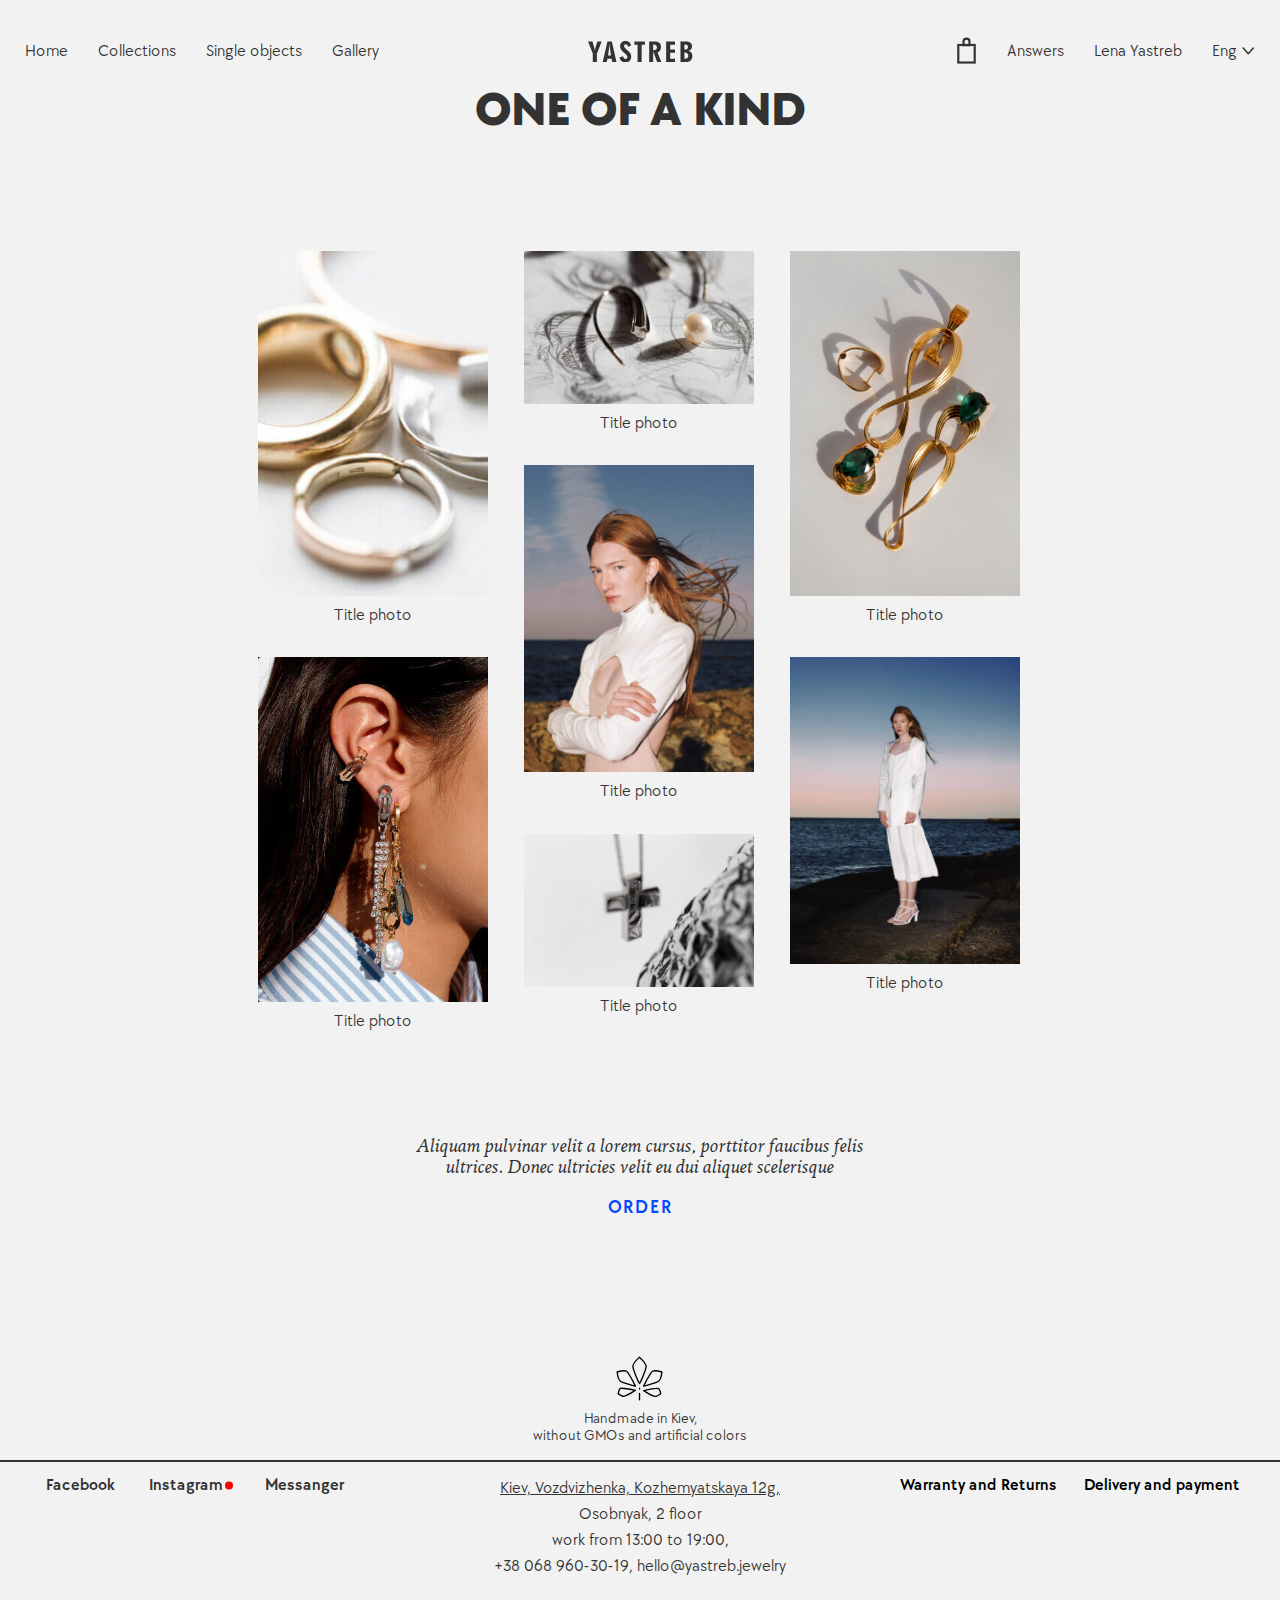
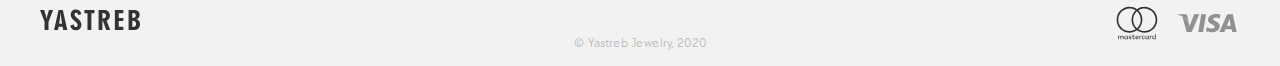
<file: gallery.html>
<!doctype html>
<html lang="en">
<head>
  <meta charset="UTF-8">
  <link rel="icon" href="img/favicon.png"/>
  <meta name="viewport" content="width=device-width, initial-scale=1.0">
  <meta http-equiv="X-UA-Compatible" content="ie=edge">
  <link rel="stylesheet" href="css/style.css">
  
  <script src="js/jquery.min.js"></script>
<script src="js/Hammer.min.js"></script>
<script src="js/main.js"></script>  <title>Yastreb</title>
</head>
<body>

<div id="wrapper" class="gallery-page">
  <header id="header" class="header ">
    <nav class="menu">
      <a class="header__back-ico popup-holder__header-back link--black" data-popup="close" href="index.html">
        <i class="icon-back"></i>
      </a>
      <svg class="menu__cart-mobile-ico cart-ico" viewBox="0 0 19 25" xmlns="http://www.w3.org/2000/svg">
        <path d="M6.7373 4.2125C6.7373 2.68681 7.97412 1.45 9.4998 1.45C11.0255 1.45 12.2623 2.68681 12.2623 4.2125V7.5125H6.7373V4.2125Z"/>
        <rect x="1.8999" y="7.3625" width="15.2" height="16.275"/>
      </svg>
      <a href="#" class="opener menu__opener"><span></span></a>
      <div class="drop">
        <div class="drop-list">
          <div class="menu__main">
            <ul class="menu-list">
              <li class="menu-list--border-bottom"><a href="index.html" class="menu-list--active">Home</a></li>
              <li><a href="collections.html">Collections</a></li>
              <li><a href="gallery.html">Single objects</a></li>
              <li class="menu-list--border-bottom"><a href="media.html">Gallery</a></li>
            </ul>
          </div>
          <div class="menu__secondary">
            <ul class="menu-list">
              <li class="menu__cart-ico">
                <svg class="cart-ico" viewBox="0 0 19 25" xmlns="http://www.w3.org/2000/svg">
                  <path d="M6.7373 4.2125C6.7373 2.68681 7.97412 1.45 9.4998 1.45C11.0255 1.45 12.2623 2.68681 12.2623 4.2125V7.5125H6.7373V4.2125Z"/>
                  <rect x="1.8999" y="7.3625" width="15.2" height="16.275"/>
                </svg>
              </li>
              <li><a href="#">Answers</a></li>
              <li><a href="#">Lena Yastreb</a></li>
              <li><a href="#" data-open-popup="pp_language">Eng <i class="icon-ctrl"></i></a></li>
            </ul>
          </div>
        </div>
      </div>
    </nav>

    <div class="logo logo--with-title">
      <strong class="logo__img">
        <a href="#">
          <svg viewBox="0 0 147 30" fill="none" xmlns="http://www.w3.org/2000/svg">
            <path d="M129.482 29.4332V0.566793H136.839C139.727 0.566793 141.921 1.16693 143.422 2.36052C144.916 3.54745 145.67 5.28784 145.67 7.55501C145.67 9.20204 145.23 10.5557 144.343 11.6159C143.449 12.6695 142.168 13.3763 140.507 13.7164C142.382 14.2032 143.789 15.07 144.743 16.3103C145.703 17.5439 146.177 19.1309 146.177 21.078C146.177 23.6386 145.356 25.6657 143.709 27.1727C142.068 28.6797 139.827 29.4332 136.992 29.4332H129.482ZM134.992 24.9389C135.072 24.9389 135.178 24.9389 135.332 24.9522C135.485 24.9655 135.592 24.9722 135.652 24.9722C137.199 24.9722 138.38 24.5988 139.214 23.8653C140.047 23.1251 140.467 22.0782 140.467 20.7113C140.467 19.2443 140.054 18.1307 139.227 17.3772C138.4 16.6237 137.179 16.2436 135.572 16.2436H134.992V24.9389ZM134.992 11.9226C135.132 11.9493 135.272 11.9693 135.392 11.9693C135.525 11.976 135.699 11.976 135.912 11.976C137.193 11.976 138.186 11.6626 138.893 11.0425C139.607 10.409 139.961 9.52212 139.961 8.37519C139.961 7.2216 139.587 6.32807 138.847 5.70127C138.106 5.07446 137.059 4.76106 135.678 4.76106C135.612 4.76106 135.492 4.76773 135.332 4.78106C135.178 4.78773 135.065 4.7944 134.985 4.7944V11.9226H134.992ZM109.419 29.4332V0.566793H121.792V5.10113H115.122V12.016H121.792V16.4703H115.122V24.7855H121.792V29.4332H109.419ZM91.2371 12.9229C91.3105 12.9229 91.4172 12.9229 91.564 12.9429C91.7174 12.9562 91.8241 12.9629 91.8975 12.9629C93.3515 12.9629 94.4787 12.6028 95.2791 11.876C96.0795 11.1558 96.4797 10.1423 96.4797 8.84196C96.4797 7.54168 96.0862 6.54812 95.2991 5.88131C94.5054 5.20782 93.3448 4.87442 91.8174 4.87442H91.2371V12.9229ZM85.6478 29.4332V0.566793H92.7445C95.846 0.566793 98.1872 1.24694 99.7746 2.61391C101.362 3.98088 102.149 5.99467 102.149 8.66192C102.149 10.509 101.736 12.056 100.908 13.3096C100.081 14.5699 98.8942 15.4568 97.3668 15.9502L102.689 29.4399H96.7465L91.7841 15.8369H91.2371V29.4399H85.6478V29.4332ZM69.4133 29.4332V5.4012H64.8978V0.566793H79.6583V5.4012H75.1027V29.4332H69.4133ZM44.2546 22.8251L49.3037 21.4981C49.4504 22.705 49.8039 23.6319 50.3575 24.2854C50.9111 24.9522 51.6181 25.2723 52.4652 25.2723C53.2189 25.2723 53.8325 25.0122 54.2994 24.4788C54.7663 23.9453 55.0064 23.2585 55.0064 22.3916C55.0064 21.5781 54.7663 20.8113 54.2861 20.0845C53.8058 19.3576 52.6986 18.2774 50.9711 16.8437C48.5833 14.8566 46.9759 13.1963 46.1355 11.8493C45.2951 10.5023 44.8749 9.05534 44.8749 7.50167C44.8749 5.24116 45.5819 3.4341 46.9892 2.05379C48.3966 0.686819 50.2508 0 52.5386 0C54.733 0 56.5005 0.54012 57.8411 1.61369C59.1684 2.69393 60.0422 4.28095 60.4424 6.38809L55.7735 7.96844C55.6401 6.80151 55.3266 5.92132 54.8463 5.32118C54.3661 4.72105 53.7258 4.42098 52.9388 4.42098C52.1984 4.42098 51.6048 4.66104 51.1512 5.13447C50.691 5.61458 50.4642 6.24805 50.4642 7.0349C50.4642 8.40854 51.7115 10.1089 54.1994 12.1227C54.8063 12.6095 55.2665 12.9829 55.5934 13.2429C57.3876 14.7766 58.6548 16.1969 59.3819 17.4839C60.1155 18.7708 60.4824 20.1978 60.4824 21.7448C60.4824 24.2721 59.742 26.2858 58.268 27.7595C56.7939 29.2398 54.793 29.9867 52.2651 29.9867C50.0507 29.9867 48.2365 29.3599 46.8358 28.0996C45.4352 26.846 44.5814 25.0856 44.2546 22.8251ZM20.5299 29.4332L27.2131 0.566793H33.3694L39.8792 29.4332H33.8763L33.0692 24.7522H27.2131L26.2393 29.4332H20.5299ZM28.0601 20.3645H32.2221L30.8682 11.2625C30.7681 10.529 30.6681 9.60213 30.5747 8.48188C30.4813 7.36164 30.4013 6.11469 30.3412 4.73439H29.9811C29.8543 6.37475 29.7409 7.8084 29.6209 9.03534C29.5142 10.2623 29.4208 11.0425 29.3541 11.3759L28.0601 20.3645ZM6.66987 29.4332V17.6439L0 0.566793H6.21632L8.41738 8.12847C8.76421 9.3154 9.031 10.3756 9.21776 11.3025C9.41119 12.2227 9.55792 13.1696 9.66464 14.1431C9.80471 12.9229 9.97146 11.8026 10.1716 10.7691C10.3716 9.7355 10.6051 8.77528 10.8652 7.90842L13.0863 0.566793H19.1492L12.406 17.8373V29.4332H6.66987Z"/>
          </svg>
        </a>
      </strong>
              <h1 class="h1 logo__title">One of a kind</h1>
                </div>

  </header>
<main>
  <section>
    <div class="container gallery-page__container">
      <ul class="masonry">
                      <li class="masonry__item">
              <a href="#product1" data-open-popup="pp_gallery_product_slug" data-index="0">
                <img src="img/produc_9.jpg" alt="">
              </a>
              <span class="masonry__title">Title photo</span>
            </li>
                      <li class="masonry__item">
              <a href="#product2" data-open-popup="pp_gallery_product_slug" data-index="1">
                <img src="img/produc_5.jpg" alt="">
              </a>
              <span class="masonry__title">Title photo</span>
            </li>
                      <li class="masonry__item">
              <a href="#product3" data-open-popup="pp_gallery_product_slug" data-index="2">
                <img src="img/produc_4.jpg" alt="">
              </a>
              <span class="masonry__title">Title photo</span>
            </li>
                      <li class="masonry__item">
              <a href="#product4" data-open-popup="pp_gallery_product_slug" data-index="3">
                <img src="img/collections-photo_2.jpg" alt="">
              </a>
              <span class="masonry__title">Title photo</span>
            </li>
                      <li class="masonry__item">
              <a href="#product5" data-open-popup="pp_gallery_product_slug" data-index="4">
                <img src="img/produc_2.jpg" alt="">
              </a>
              <span class="masonry__title">Title photo</span>
            </li>
                      <li class="masonry__item">
              <a href="#product6" data-open-popup="pp_gallery_product_slug" data-index="5">
                <img src="img/collections-photo_3.jpg" alt="">
              </a>
              <span class="masonry__title">Title photo</span>
            </li>
                      <li class="masonry__item">
              <a href="#product7" data-open-popup="pp_gallery_product_slug" data-index="6">
                <img src="img/produc_6.jpg" alt="">
              </a>
              <span class="masonry__title">Title photo</span>
            </li>
                  </ul>

      <div class="gallery-text">
        <p>Aliquam pulvinar velit a lorem cursus, porttitor faucibus felis ultrices. Donec ultricies velit eu dui aliquet scelerisque</p>
      </div>

      <div class="more-link">
        <a class="more-link__link" href="#">Order</a>
      </div>

    </div>
  </section>

</main>
<div class="popup-holder post" id="pp_gallery_product_slug">
  <div class="popup popup-holder__content">
    <div class="popup-holder__header">
      <a class="popup-holder__header-back link--black" href="#" data-popup="close">
        <i class="icon-back"></i>
      </a>
      <a class="popup-holder__header-close link--black" href="#" data-popup="close">
        <i class="icon-Close"></i>
      </a>
    </div>
    <div class="slider-arrows"></div>

    <div class="popup__container">
      <div class="post-slick-slider">
        
                          
          <div class="post-slick-slider__item">
            <div class="photo-slick-slider popup__product-photo-slider">
                            
                    
                  <div class="photo-slick-slider__item">
                    <div>
                                              <img src="img/produc_9.jpg" alt="product">
                                          </div>
                  </div>
                
                    
                  <div class="photo-slick-slider__item">
                    <div>
                                              <img src="img/produc_9.jpg" alt="product">
                                          </div>
                  </div>
                
                    
                  <div class="photo-slick-slider__item">
                    <div>
                                              <img src="img/produc_9.jpg" alt="product">
                                          </div>
                  </div>
                
                              
                          </div>
            <div class="popup__info">
              <div class="popup__title">Title photo</div>
              <div class="popup__description">1. Lorem ipsum dolor sit amet, consectetur adipisicing elit. Pariatur, rem.</div>
              <ul class="popup__product-options product-options">
                
                                      <li><span class="option-name">Weight</span> 4,3 грамм</li>
                                      <li><span class="option-name">Height</span> 37 мм.</li>
                  
                              </ul>
            </div>
            <span class="popup__order-link link">Order</span>
            <a href="#" class="back" data-popup="close">
              <i class="icon-back icon-back--circle"></i>
            </a>
          </div>
                          
          <div class="post-slick-slider__item">
            <div class="photo-slick-slider popup__product-photo-slider">
                            
                    
                  <div class="photo-slick-slider__item">
                    <div>
                                              <img src="img/produc_5.jpg" alt="product">
                                          </div>
                  </div>
                
                    
                  <div class="photo-slick-slider__item">
                    <div>
                                              <img src="img/produc_5.jpg" alt="product">
                                          </div>
                  </div>
                
                    
                  <div class="photo-slick-slider__item">
                    <div>
                                              <img src="img/produc_5.jpg" alt="product">
                                          </div>
                  </div>
                
                              
                          </div>
            <div class="popup__info">
              <div class="popup__title">Title photo</div>
              <div class="popup__description">2. Lorem ipsum dolor sit amet, consectetur adipisicing elit. Pariatur, rem.</div>
              <ul class="popup__product-options product-options">
                
                                      <li><span class="option-name">Weight</span> 4,3 грамм</li>
                                      <li><span class="option-name">Height</span> 37 мм.</li>
                  
                              </ul>
            </div>
            <span class="popup__order-link link">Order</span>
            <a href="#" class="back" data-popup="close">
              <i class="icon-back icon-back--circle"></i>
            </a>
          </div>
                          
          <div class="post-slick-slider__item">
            <div class="photo-slick-slider popup__product-photo-slider">
                            
                    
                  <div class="photo-slick-slider__item">
                    <div>
                                              <img src="img/produc_4.jpg" alt="product">
                                          </div>
                  </div>
                
                    
                  <div class="photo-slick-slider__item">
                    <div>
                                              <img src="img/produc_4.jpg" alt="product">
                                          </div>
                  </div>
                
                    
                  <div class="photo-slick-slider__item">
                    <div>
                                              <img src="img/produc_4.jpg" alt="product">
                                          </div>
                  </div>
                
                              
                          </div>
            <div class="popup__info">
              <div class="popup__title">Title photo</div>
              <div class="popup__description">3. Lorem ipsum dolor sit amet, consectetur adipisicing elit. Pariatur, rem.</div>
              <ul class="popup__product-options product-options">
                
                                      <li><span class="option-name">Weight</span> 4,3 грамм</li>
                                      <li><span class="option-name">Height</span> 37 мм.</li>
                  
                              </ul>
            </div>
            <span class="popup__order-link link">Order</span>
            <a href="#" class="back" data-popup="close">
              <i class="icon-back icon-back--circle"></i>
            </a>
          </div>
                          
          <div class="post-slick-slider__item">
            <div class="photo-slick-slider popup__product-photo-slider">
                            
                    
                  <div class="photo-slick-slider__item">
                    <div>
                                              <img src="img/collections-photo_2.jpg" alt="product">
                                          </div>
                  </div>
                
                    
                  <div class="photo-slick-slider__item">
                    <div>
                                              <img src="img/collections-photo_2.jpg" alt="product">
                                          </div>
                  </div>
                
                    
                  <div class="photo-slick-slider__item">
                    <div>
                                              <img src="img/collections-photo_2.jpg" alt="product">
                                          </div>
                  </div>
                
                              
                          </div>
            <div class="popup__info">
              <div class="popup__title">Title photo</div>
              <div class="popup__description">4. Lorem ipsum dolor sit amet, consectetur adipisicing elit. Pariatur, rem.</div>
              <ul class="popup__product-options product-options">
                
                                      <li><span class="option-name">Weight</span> 4,3 грамм</li>
                                      <li><span class="option-name">Height</span> 37 мм.</li>
                  
                              </ul>
            </div>
            <span class="popup__order-link link">Order</span>
            <a href="#" class="back" data-popup="close">
              <i class="icon-back icon-back--circle"></i>
            </a>
          </div>
                          
          <div class="post-slick-slider__item">
            <div class="photo-slick-slider popup__product-photo-slider">
                            
                    
                  <div class="photo-slick-slider__item">
                    <div>
                                              <img src="img/produc_2.jpg" alt="product">
                                          </div>
                  </div>
                
                    
                  <div class="photo-slick-slider__item">
                    <div>
                                              <img src="img/produc_2.jpg" alt="product">
                                          </div>
                  </div>
                
                              
                          </div>
            <div class="popup__info">
              <div class="popup__title">Title photo</div>
              <div class="popup__description">5. Lorem ipsum dolor sit amet, consectetur adipisicing elit. Pariatur, rem.</div>
              <ul class="popup__product-options product-options">
                
                                      <li><span class="option-name">Weight</span> 4,3 грамм</li>
                                      <li><span class="option-name">Height</span> 37 мм.</li>
                  
                              </ul>
            </div>
            <span class="popup__order-link link">Order</span>
            <a href="#" class="back" data-popup="close">
              <i class="icon-back icon-back--circle"></i>
            </a>
          </div>
                          
          <div class="post-slick-slider__item">
            <div class="photo-slick-slider popup__product-photo-slider">
                            
                    
                  <div class="photo-slick-slider__item">
                    <div>
                                              <img src="img/collections-photo_3.jpg" alt="product">
                                          </div>
                  </div>
                
                              
                          </div>
            <div class="popup__info">
              <div class="popup__title">Title photo</div>
              <div class="popup__description">6. Lorem ipsum dolor sit amet, consectetur adipisicing elit. Pariatur, rem.</div>
              <ul class="popup__product-options product-options">
                
                                      <li><span class="option-name">Weight</span> 4,3 грамм</li>
                                      <li><span class="option-name">Height</span> 37 мм.</li>
                  
                              </ul>
            </div>
            <span class="popup__order-link link">Order</span>
            <a href="#" class="back" data-popup="close">
              <i class="icon-back icon-back--circle"></i>
            </a>
          </div>
                          
          <div class="post-slick-slider__item">
            <div class="photo-slick-slider popup__product-photo-slider">
                            
                    
                  <div class="photo-slick-slider__item">
                    <div>
                                              <img src="img/produc_6.jpg" alt="product">
                                          </div>
                  </div>
                
                    
                  <div class="photo-slick-slider__item">
                    <div>
                                              <img src="img/produc_6.jpg" alt="product">
                                          </div>
                  </div>
                
                    
                  <div class="photo-slick-slider__item">
                    <div>
                                              <img src="img/produc_6.jpg" alt="product">
                                          </div>
                  </div>
                
                              
                          </div>
            <div class="popup__info">
              <div class="popup__title">Title photo</div>
              <div class="popup__description">7. Lorem ipsum dolor sit amet, consectetur adipisicing elit. Pariatur, rem.</div>
              <ul class="popup__product-options product-options">
                
                                      <li><span class="option-name">Weight</span> 4,3 грамм</li>
                                      <li><span class="option-name">Height</span> 37 мм.</li>
                  
                              </ul>
            </div>
            <span class="popup__order-link link">Order</span>
            <a href="#" class="back" data-popup="close">
              <i class="icon-back icon-back--circle"></i>
            </a>
          </div>
              </div>
    </div>
  </div>
</div>

<div class="popup-holder post" id="pp_post">
  <div class="popup popup-holder__content">
    <div class="popup-holder__header">
      <a class="popup-holder__header-back link--black" href="#" data-popup="close">
        <i class="icon-back"></i>
      </a>
      <a class="popup-holder__header-close link--black" href="#" data-popup="close">
        <i class="icon-Close"></i>
      </a>
    </div>
    <div class="slider-arrows"></div>

    <div class="popup__container">
      <div class="post-slick-slider">
  
        <br />
<b>Notice</b>:  Undefined variable: postList in <b>C:\wamp64\www\yastreb.loc\app\post.php</b> on line <b>78</b><br />
<br />
<b>Warning</b>:  Invalid argument supplied for foreach() in <b>C:\wamp64\www\yastreb.loc\app\post.php</b> on line <b>78</b><br />
        
        <!--<div class="post-slick-slider__item">
          <div class="photo-slick-slider popup__product-photo-slider">
            <img src="img/produc_4.jpg" alt="product">
            <img src="img/produc_9.jpg" alt="product">
            <img src="img/produc_8.jpg" alt="product">
          </div>
          <div class="popup__info">
            <div class="popup__title">Змея</div>
            <div class="popup__description">Кольцо с серебряной змеей, покрытой чёрным родием и цитрином 12 карат. Змея — древний символ, связанный с трансформацией. Чтобы расти, ей нужно сбрасывать кожу. Этот опасный процесс необходим для роста, иначе она может погибнуть в старой коже.</div>
          </div>
        </div>-->
      </div>
    </div>
  </div>
</div>
  <footer id="footer">
      <div class="made">
          <img src="img/kiev_logo.svg" alt="Киев">
          <div class="made__text">
            Handmade in Kiev,<br>
            without GMOs and artificial colors
          </div>
      </div>

      <div class="container">
          <nav>
              <ul class="footer-nav footer-nav-left">
                  <li><a href="#">Facebook</a></li>
                  <li><a href="#" class="menu-item-decor">Instagram</a></li>
                  <li><a href="#">Messanger</a></li>
              </ul>
          </nav>
          <div class="contacts">
              <div class="show-map">
                  <img src="img/marker_map.svg" alt="Маркер на карте">
                  <span class="show-map__text">Show on the map</span>
              </div>
              <address>
                  <a class="link-map" href="https://goo.gl/maps/LA6kUesAxVRnUq699">Kiev, Vozdvizhenka, Kozhemyatskaya 12g,</a>
                  <br>Osobnyak, 2 floor
                  <br>work from 13:00 to 19:00,<br>
                  <a href="tel: +380689603019">+38 068 960-30-19</a>,
                  <a href="mailto:hello@yastreb.jewelry">hello@yastreb.jewelry</a>
              </address>
          </div>
          <nav>
              <ul class="footer-nav footer-nav-right">
                  <li><a href="static-page.html">Warranty and Returns</a></li>
                  <li><a href="static-page.html">Delivery and payment</a></li>
              </ul>
          </nav>

          <div class="footer-icons">
              <div class="footer-icons__logo">
                  <a href="#">
                      <svg class="footer__logo"  viewBox="0 0 106 22" xmlns="http://www.w3.org/2000/svg">
                          <path d="M93.8981 21.5844V0.415648H99.2332C101.328 0.415648 102.919 0.855746 104.007 1.73105C105.091 2.60147 105.637 3.87775 105.637 5.54034C105.637 6.74817 105.318 7.74083 104.675 8.51834C104.027 9.29095 103.098 9.80929 101.893 10.0587C103.253 10.4156 104.273 11.0513 104.965 11.9609C105.661 12.8655 106.005 14.0293 106.005 15.4572C106.005 17.335 105.41 18.8215 104.215 19.9266C103.025 21.0318 101.4 21.5844 99.3445 21.5844H93.8981ZM97.8934 18.2885C97.9514 18.2885 98.0288 18.2885 98.1401 18.2983C98.2513 18.3081 98.3287 18.313 98.3723 18.313C99.4944 18.313 100.351 18.0391 100.955 17.5012C101.56 16.9584 101.864 16.1907 101.864 15.1883C101.864 14.1125 101.565 13.2958 100.965 12.7433C100.365 12.1907 99.4799 11.912 98.3142 11.912H97.8934V18.2885ZM97.8934 8.74328C97.995 8.76284 98.0965 8.77751 98.1836 8.77751C98.2804 8.7824 98.4061 8.7824 98.5609 8.7824C99.4896 8.7824 100.21 8.55257 100.723 8.0978C101.241 7.63325 101.497 6.98288 101.497 6.14181C101.497 5.29584 101.226 4.64059 100.689 4.18093C100.152 3.72127 99.3928 3.49144 98.3916 3.49144C98.3432 3.49144 98.2562 3.49633 98.1401 3.50611C98.0288 3.511 97.9466 3.51589 97.8886 3.51589V8.74328H97.8934ZM79.3488 21.5844V0.415648H88.3212V3.74083H83.4844V8.81174H88.3212V12.0782H83.4844V18.176H88.3212V21.5844H79.3488ZM66.1635 9.47677C66.2167 9.47677 66.2941 9.47677 66.4005 9.49144C66.5118 9.50122 66.5892 9.50611 66.6424 9.50611C67.6968 9.50611 68.5143 9.24205 69.0947 8.70905C69.6751 8.18093 69.9653 7.43765 69.9653 6.48411C69.9653 5.53056 69.6799 4.80196 69.1092 4.31296C68.5336 3.81907 67.692 3.57457 66.5844 3.57457H66.1635V9.47677ZM62.1102 21.5844V0.415648H67.2567C69.5058 0.415648 71.2036 0.914425 72.3547 1.91687C73.5059 2.91932 74.0767 4.39609 74.0767 6.35208C74.0767 7.7066 73.7768 8.84107 73.177 9.76039C72.5772 10.6846 71.7163 11.335 70.6086 11.6968L74.4684 21.5892H70.1588L66.5602 11.6137H66.1635V21.5892H62.1102V21.5844ZM50.3373 21.5844V3.96088H47.0627V0.415648H57.7667V3.96088H54.4632V21.5844H50.3373ZM32.0926 16.7384L35.7541 15.7653C35.8605 16.6504 36.1169 17.3301 36.5184 17.8093C36.9198 18.2983 37.4325 18.533 38.0468 18.533C38.5934 18.533 39.0384 18.3423 39.377 17.9511C39.7155 17.5599 39.8897 17.0562 39.8897 16.4205C39.8897 15.824 39.7155 15.2616 39.3673 14.7286C39.019 14.1956 38.2161 13.4034 36.9634 12.3521C35.2318 10.8949 34.0661 9.67726 33.4566 8.68949C32.8472 7.70171 32.5425 6.64059 32.5425 5.50122C32.5425 3.84352 33.0552 2.51834 34.0757 1.50611C35.0963 0.503667 36.441 0 38.1 0C39.6913 0 40.9731 0.396088 41.9453 1.18337C42.9079 1.97555 43.5415 3.13936 43.8317 4.6846L40.4459 5.84352C40.3492 4.98777 40.1218 4.3423 39.7736 3.9022C39.4253 3.4621 38.961 3.24205 38.3902 3.24205C37.8533 3.24205 37.4229 3.41809 37.094 3.76528C36.7602 4.11736 36.5958 4.58191 36.5958 5.15892C36.5958 6.16626 37.5003 7.4132 39.3044 8.88997C39.7446 9.24694 40.0783 9.52078 40.3153 9.71149C41.6164 10.8362 42.5354 11.8777 43.0626 12.8215C43.5947 13.7653 43.8607 14.8117 43.8607 15.9462C43.8607 17.7995 43.3238 19.2763 42.2549 20.357C41.1859 21.4425 39.7349 21.9902 37.9017 21.9902C36.2959 21.9902 34.9802 21.5306 33.9645 20.6064C32.9488 19.687 32.3296 18.3961 32.0926 16.7384ZM14.8879 21.5844L19.7344 0.415648H24.1989L28.9196 21.5844H24.5665L23.9812 18.1516H19.7344L19.0282 21.5844H14.8879ZM20.3487 14.934H23.3669L22.385 8.25917C22.3125 7.72127 22.2399 7.04156 22.1722 6.22005C22.1045 5.39853 22.0465 4.48411 22.0029 3.47188H21.7417C21.6498 4.67482 21.5676 5.72616 21.4805 6.62592C21.4031 7.52567 21.3354 8.0978 21.2871 8.3423L20.3487 14.934ZM4.83687 21.5844V12.9389L0 0.415648H4.50796L6.10413 5.96088C6.35565 6.8313 6.54912 7.6088 6.68455 8.28851C6.82482 8.96332 6.93123 9.6577 7.00862 10.3716C7.1102 9.47677 7.23112 8.65526 7.37623 7.89731C7.52133 7.13936 7.69062 6.43521 7.87926 5.79951L9.48994 0.415648H13.8867L8.99658 13.0807V21.5844H4.83687Z"/>
                      </svg>
                  </a>
              </div>

              <div class="payment-icons">
                  <svg width="42" height="34" viewBox="0 0 42 34" xmlns="http://www.w3.org/2000/svg">
                      <path d="M7.59257 33.1974V31.0409C7.59257 30.2144 7.09285 29.6729 6.27257 29.6729C5.83885 29.6729 5.37685 29.8154 5.05628 30.2809C4.80171 29.8819 4.45285 29.6729 3.91542 29.6729C3.50999 29.6539 3.12342 29.8439 2.87828 30.1764V29.7394H2.19942V33.1974H2.87828V31.2214C2.87828 30.6134 3.23657 30.3189 3.73628 30.3189C4.23599 30.3189 4.51885 30.6419 4.51885 31.2214V33.2069H5.19771V31.2214C5.19771 30.6134 5.556 30.3189 6.05571 30.3189C6.55542 30.3189 6.83828 30.6419 6.83828 31.2214V33.2069L7.59257 33.1974ZM18.7371 29.7774H17.4831V28.7324H16.8043V29.7774H16.0971V30.3854H16.8137V32.0099C16.8137 32.7984 17.0966 33.2734 17.9546 33.2734C18.2751 33.2639 18.5957 33.1784 18.8786 33.0169L18.6617 32.4089C18.4731 32.5324 18.2469 32.5894 18.0206 32.5894C17.6623 32.5894 17.4831 32.3709 17.4831 32.0099V30.3569H18.7371V29.7774ZM25.1014 29.6729C24.7243 29.6634 24.3754 29.8534 24.168 30.1764V29.7394H23.4892V33.1974H24.168V31.2594C24.168 30.6799 24.4509 30.3189 24.9223 30.3189C25.0826 30.3284 25.2334 30.3474 25.3843 30.3949L25.6012 29.7489C25.4409 29.7014 25.2712 29.6824 25.1014 29.6729ZM15.4843 30.0339C15.126 29.7774 14.6263 29.6729 14.0889 29.6729C13.2309 29.6729 12.6934 30.0719 12.6934 30.7559C12.6934 31.3354 13.0894 31.6584 13.8343 31.7629L14.1926 31.8009C14.5886 31.8769 14.8337 32.0194 14.8337 32.1999C14.8337 32.4564 14.5509 32.6369 14.0134 32.6369C13.608 32.6464 13.2026 32.5229 12.8726 32.2759L12.5143 32.8174C13.014 33.1784 13.6269 33.2544 13.9851 33.2544C14.9846 33.2544 15.522 32.7889 15.522 32.1334C15.522 31.5254 15.0883 31.2309 14.3434 31.1264L13.9851 31.0884C13.6646 31.0504 13.3817 30.9459 13.3817 30.7274C13.3817 30.4709 13.6646 30.2904 14.0606 30.2904C14.4943 30.2904 14.9186 30.4709 15.1354 30.5754L15.4843 30.0339ZM25.8557 31.4684C25.8557 32.5134 26.5346 33.2734 27.6472 33.2734C28.1469 33.2734 28.5052 33.1689 28.8634 32.8744L28.5052 32.3329C28.2506 32.5419 27.9394 32.6559 27.6094 32.6559C27.006 32.6559 26.5346 32.1904 26.5346 31.5064C26.5346 30.8224 26.9966 30.3569 27.6094 30.3569C27.9394 30.3569 28.2506 30.4709 28.5052 30.6799L28.8634 30.1384C28.5052 29.8534 28.1469 29.7394 27.6472 29.7394C26.5629 29.6729 25.8557 30.4329 25.8557 31.4684ZM21.066 29.6729C20.0666 29.6729 19.3877 30.3949 19.3877 31.4779C19.3877 32.5609 20.1043 33.2829 21.1414 33.2829C21.6412 33.2924 22.1409 33.1309 22.5369 32.8174L22.1786 32.3139C21.8957 32.5419 21.5374 32.6654 21.1791 32.6749C20.7171 32.6749 20.2174 32.3899 20.142 31.7724H22.6783V31.4874C22.6689 30.3949 22.0277 29.6729 21.066 29.6729ZM21.0283 30.3189C21.528 30.3189 21.8863 30.6419 21.924 31.1834H20.0666C20.1703 30.6799 20.4909 30.3189 21.0283 30.3189ZM11.7694 31.4684V29.7394H11.0906V30.1764C10.836 29.8534 10.4871 29.6729 9.978 29.6729C9.01628 29.6729 8.29971 30.4329 8.29971 31.4779C8.29971 32.5229 9.01628 33.2829 9.978 33.2829C10.4777 33.2829 10.836 33.1024 11.0906 32.7794V33.2164H11.7694V31.4684ZM9.01628 31.4684C9.01628 30.8224 9.41228 30.3189 10.0911 30.3189C10.7323 30.3189 11.1283 30.8224 11.1283 31.4684C11.1283 32.1524 10.6946 32.6179 10.0911 32.6179C9.41228 32.6559 9.01628 32.1239 9.01628 31.4684ZM35.4352 29.6729C35.058 29.6634 34.7092 29.8534 34.5017 30.1764V29.7394H33.8229V33.1974H34.5017V31.2594C34.5017 30.6799 34.7846 30.3189 35.256 30.3189C35.4163 30.3284 35.5672 30.3474 35.718 30.3949L35.9349 29.7489C35.7652 29.7014 35.5954 29.6824 35.4352 29.6729ZM32.7857 31.4684V29.7394H32.1069V30.1764C31.8523 29.8534 31.5034 29.6729 30.9943 29.6729C30.0326 29.6729 29.316 30.4329 29.316 31.4779C29.316 32.5229 30.0326 33.2829 30.9943 33.2829C31.494 33.2829 31.8523 33.1024 32.1069 32.7794V33.2164H32.7857V31.4684ZM30.0326 31.4684C30.0326 30.8224 30.4286 30.3189 31.1074 30.3189C31.7486 30.3189 32.1446 30.8224 32.1446 31.4684C32.1446 32.1524 31.7109 32.6179 31.1074 32.6179C30.4286 32.6559 30.0326 32.1239 30.0326 31.4684ZM39.6875 31.4684V28.3714H39.0086V30.1764C38.754 29.8534 38.4052 29.6729 37.896 29.6729C36.9343 29.6729 36.2177 30.4329 36.2177 31.4779C36.2177 32.5229 36.9343 33.2829 37.896 33.2829C38.3957 33.2829 38.754 33.1024 39.0086 32.7794V33.2164H39.6875V31.4684ZM36.9343 31.4684C36.9343 30.8224 37.3303 30.3189 38.0092 30.3189C38.6503 30.3189 39.0463 30.8224 39.0463 31.4684C39.0463 32.1524 38.6126 32.6179 38.0092 32.6179C37.3303 32.6654 36.9343 32.1239 36.9343 31.4684ZM37.5094 4.54541C33.0686 0.0709102 26.0632 -0.50859 20.9529 3.15841C17.0306 0.34641 11.8826 -0.0240899 7.602 2.19891C3.32142 4.42191 0.634277 8.86791 0.634277 13.7224C0.634277 18.5769 3.32142 23.0229 7.602 25.2459C11.8826 27.4689 17.0306 27.0984 20.9529 24.2864C24.8752 27.0984 30.0232 27.4689 34.3037 25.2459C38.5843 23.0229 41.2715 18.5769 41.2715 13.7224C41.2809 10.2739 39.9232 6.97741 37.5094 4.54541ZM20.9529 22.2249C16.2951 18.0639 15.8614 10.8914 19.9911 6.18891C20.2929 5.84691 20.6134 5.52391 20.9529 5.21991C25.6106 9.38091 26.0443 16.5629 21.9052 21.2559C21.6129 21.5979 21.2923 21.9209 20.9529 22.2249ZM13.5043 25.0559C7.29085 25.0559 2.25599 19.9829 2.25599 13.7224C2.25599 7.46191 7.29085 2.38891 13.5043 2.38891C15.6823 2.37941 17.8131 3.02541 19.6329 4.23191C14.4283 9.12441 14.1454 17.3419 19.0011 22.5859C19.1991 22.8044 19.416 23.0134 19.6329 23.2224C17.8131 24.4194 15.6823 25.0654 13.5043 25.0559ZM28.4014 25.0559C26.2234 25.0654 24.0926 24.4194 22.2729 23.2224C27.4774 18.3204 27.7509 10.1029 22.8952 4.85891C22.6972 4.64041 22.4897 4.44091 22.2729 4.23191C24.0926 3.02541 26.2234 2.37941 28.4014 2.38891C34.6149 2.38891 39.6497 7.46191 39.6497 13.7224C39.6592 19.9829 34.6243 25.0559 28.4014 25.0559Z"/>
                  </svg>
                  <svg width="66" height="38" viewBox="0 0 66 38" xmlns="http://www.w3.org/2000/svg">
                      <g opacity="0.5">
                          <path d="M24.2691 27.9964L27.2768 10.2409H32.076L29.0682 27.9964H24.2691ZM46.4168 10.6209C45.4645 10.2694 43.9748 9.87988 42.1174 9.87988C37.3748 9.87988 34.0277 12.2834 33.9994 15.7414C33.9711 18.2969 36.3848 19.7124 38.2045 20.5674C40.0714 21.4414 40.7031 21.9924 40.6937 22.7714C40.6842 23.9589 39.204 24.5004 37.818 24.5004C35.8945 24.5004 34.8762 24.2344 33.3017 23.5694L32.6794 23.2844L32.01 27.2554C33.132 27.7494 35.2062 28.1769 37.356 28.2054C42.4002 28.2054 45.6814 25.8209 45.7191 22.1444C45.738 20.1209 44.4557 18.5914 41.6837 17.3184C40.0054 16.5014 38.9777 15.9504 38.9871 15.1144C38.9871 14.3734 39.8545 13.5849 41.7402 13.5849C43.3148 13.5564 44.4462 13.9079 45.3325 14.2689L45.7662 14.4779L46.4168 10.6209ZM58.7777 10.2409H55.0628C53.9125 10.2409 53.0545 10.5544 52.5454 11.7134L45.4174 27.9774H50.4617C50.4617 27.9774 51.282 25.7924 51.4705 25.3079C52.0174 25.3079 56.9202 25.3174 57.618 25.3174C57.7594 25.9349 58.2025 27.9774 58.2025 27.9774H62.6622L58.7777 10.2409ZM52.8942 21.7074C53.2902 20.6814 54.8082 16.7484 54.8082 16.7484C54.78 16.7959 55.2042 15.7224 55.4494 15.0574L55.77 16.5869C55.77 16.5869 56.694 20.8239 56.8825 21.7169L52.8942 21.7074ZM20.196 10.2409L15.4911 22.3439L14.9914 19.8834C14.1145 17.0524 11.3897 13.9839 8.34424 12.4449L12.6437 27.9679L17.7257 27.9584L25.278 10.2409H20.196Z"/>
                          <path d="M11.1067 10.241H3.3658L3.2998 10.6115C9.32466 12.084 13.3129 15.6275 14.9629 19.9025L13.2752 11.742C12.9924 10.621 12.1438 10.279 11.1067 10.241Z"/>
                      </g>
                  </svg>
              </div>
          </div>
          <span class="copyright">&copy; <a href="#">Yastreb</a> Jewelry, 2020</span>
      </div>
  </footer>

  <div class="popup-holder language" id="pp_language">
    <div class="popup-small language__popup popup-holder__content">
      <ul class="language__list">
        <li><a href="#">Українська</a></li>
        <li><a href="#">Русский</a></li>
        <li><a href="#">English</a></li>
      </ul>
    </div>
  </div>

  <div id="cart" class="cart">

  <div class="cart-panel">

    <div class="cart-panel__header">
      <a class="cart-panel__ico" href="#">
        <i id="cart-panel__close" class="icon-Close cart-panel__close"></i>
        <i id="cart-panel__close" class=" icon-back cart-panel__arrow"></i>
      </a>
    </div>

    <ul class="cart-panel__product-list">
      <li>
        <div class="product-cart">
          <img class="product-cart__img" src="img/produc_14.jpg" alt="Product in the cart">
          <div>
            <span class="product-cart__title">Mono Earring "Eternity" blue"</span>
            <span class="product-cart__price">2800 UAH</span>
          </div>
          <a class="product-cart__delete" href="#"><i class="icon-Close"></i></a>
        </div>
      </li>

      <li>
        <div class="product-cart">
          <img class="product-cart__img" src="img/produc_23.jpg" alt="Product in the cart">
          <div>
            <span class="product-cart__title">Earrings "Mirror</span>
            <span class="product-cart__price">On order</span>
          </div>
          <a class="product-cart__delete" href="#"><i class="icon-Close"></i></a>
        </div>
      </li>
    </ul>

    <span class="cart-panel__total-sum">Total, including delivery: 2800 UAH</span>

    <div class="cart-panel__form-cart">
      <form action="/" class="nice-form">
        <fieldset>
          <legend>Contact information</legend>
          <label>Name
            <input type="text" name="name">
          </label>
          <label>Phone
            <input class="input--error" type="text" name="phone">
          </label>
          <label>E-mail (not necessary)
            <input type="email" name="email">
          </label>
          <label>Comments to the order: sizes, urgency, wishes
            <textarea name="" id="" cols="20" rows="5"></textarea>
          </label>
        </fieldset>

        <fieldset>
          <legend>Payment method</legend>
          <label>
            <input type="radio" name="pay" checked>
            <span class="fake-input"></span>
            <span class="fake-label">Pay by Visa / Mastercard online</span>
          </label>
          <label>
            <input type="radio" name="pay">
            <span class="fake-input"></span>
            <span class="fake-label">Pay upon receipt</span>
          </label>
          <label>
            <input type="radio" name="pay">
            <span class="fake-input"></span>
            <span class="fake-label">Transfer to card</span>
          </label>
        </fieldset>

        <fieldset>
          <legend>How i want to receive my order</legend>
          <label>
            <input type="radio" name="delivery" checked>
            <span class="fake-input"></span>
            <span class="fake-label">Pick up personally</span>
          </label>
          <label>
            <input type="radio" name="delivery">
            <span class="fake-input"></span>
            <span class="fake-label">Deliver by "Nova Poshta"</span>
          </label>
        </fieldset>
        
        

        <button type="button" class="btn">Delivery and payment</button>
        <a href="#">Just send a request</a>
      </form>
    </div>

    <div class="cart-panel__info cart-panel__info--text-error">
      <p>We need to know how to contact you, please leave your phone number or e-mail</p>
    </div>

    <div class="cart-panel__info">
      <p> We send my jewelry by New Mail, send it by courier in Kiev or personally in the showroom. After placing your order, we will contact you within 24 hours to clarify the details. </p>
      <p> You can pay with Visa \ Mastercard online, upon receipt or transfer to a card </p>
    </div>

    <div class="cart-panel__info cart-panel__info--text-green">
      <span class="cart-panel__info-title">Order with customization</span>
      <p>We will contact you to clarify the desired changes, cost and timing</p>
    </div>

    <div class="cart-panel__info cart-panel__info--thanks">
      <span class="cart-panel__info-title">Thanks!</span>
      <p>We will contact you as soon as possible, and the order was assigned the code 2342</p>
    </div>

    <div class="cart-panel__instagram cart-panel-instagram">

      <a href="#" class="cart-panel-instagram__ico link--black">
        <i class="icon-instagram"></i>
      </a>
      <div class="cart-panel-instagram__text">
        <p>While my guys are processing your order, check out my Instagram for beautiful pictures and new ideas</p>
      </div>


      <div class="cart-panel-instagram__photos">
        <div class="cart-panel-slick-slider">
          <div>
            <div class="cart-panel-instagram__photo">
              <img src="img/cart-inst_1.jpg" alt="cart-img">
            </div>
          </div>
          <div>
            <div class="cart-panel-instagram__photo">
              <img src="img/cart-inst_2.jpg" alt="cart-img">
            </div>
          </div>
          <div>
            <div class="cart-panel-instagram__photo">
              <img src="img/cart-inst_3.jpg" alt="cart-img">
            </div>
          </div>
          <div>
            <div class="cart-panel-instagram__photo">
              <img src="img/cart-inst_4.jpg" alt="cart-img">
            </div>
          </div>
          <div>
            <div class="cart-panel-instagram__photo">
              <img src="img/cart-inst_5.jpg" alt="cart-img">
            </div>
          </div>
          <div>
            <div class="cart-panel-instagram__photo">
              <img src="img/cart-inst_4.jpg" alt="cart-img">
            </div>
          </div>
        </div>
      </div>
    </div>

    <span class="cart-panel__text-close link cart-panel__close">Close</span>
  </div>
</div>
  </div> <!-- end wrapper -->
</body>
</html>
</file>
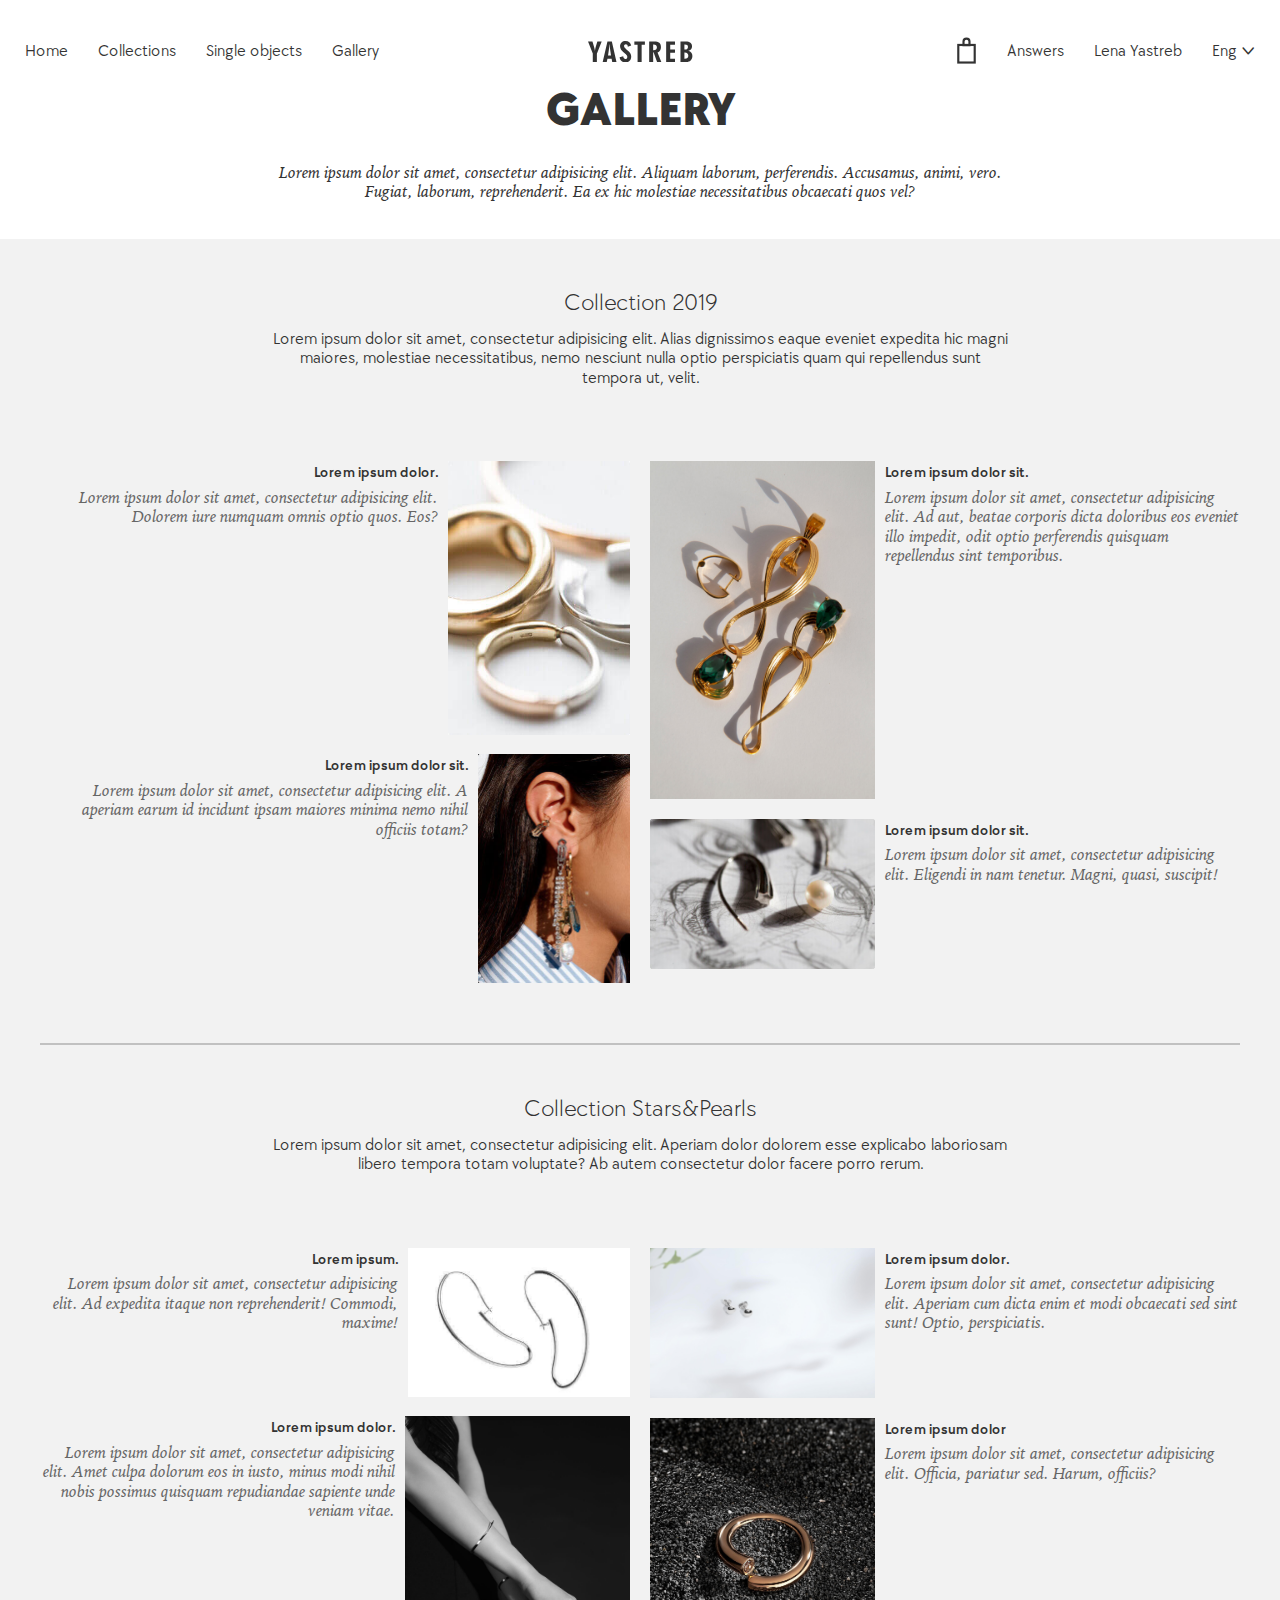
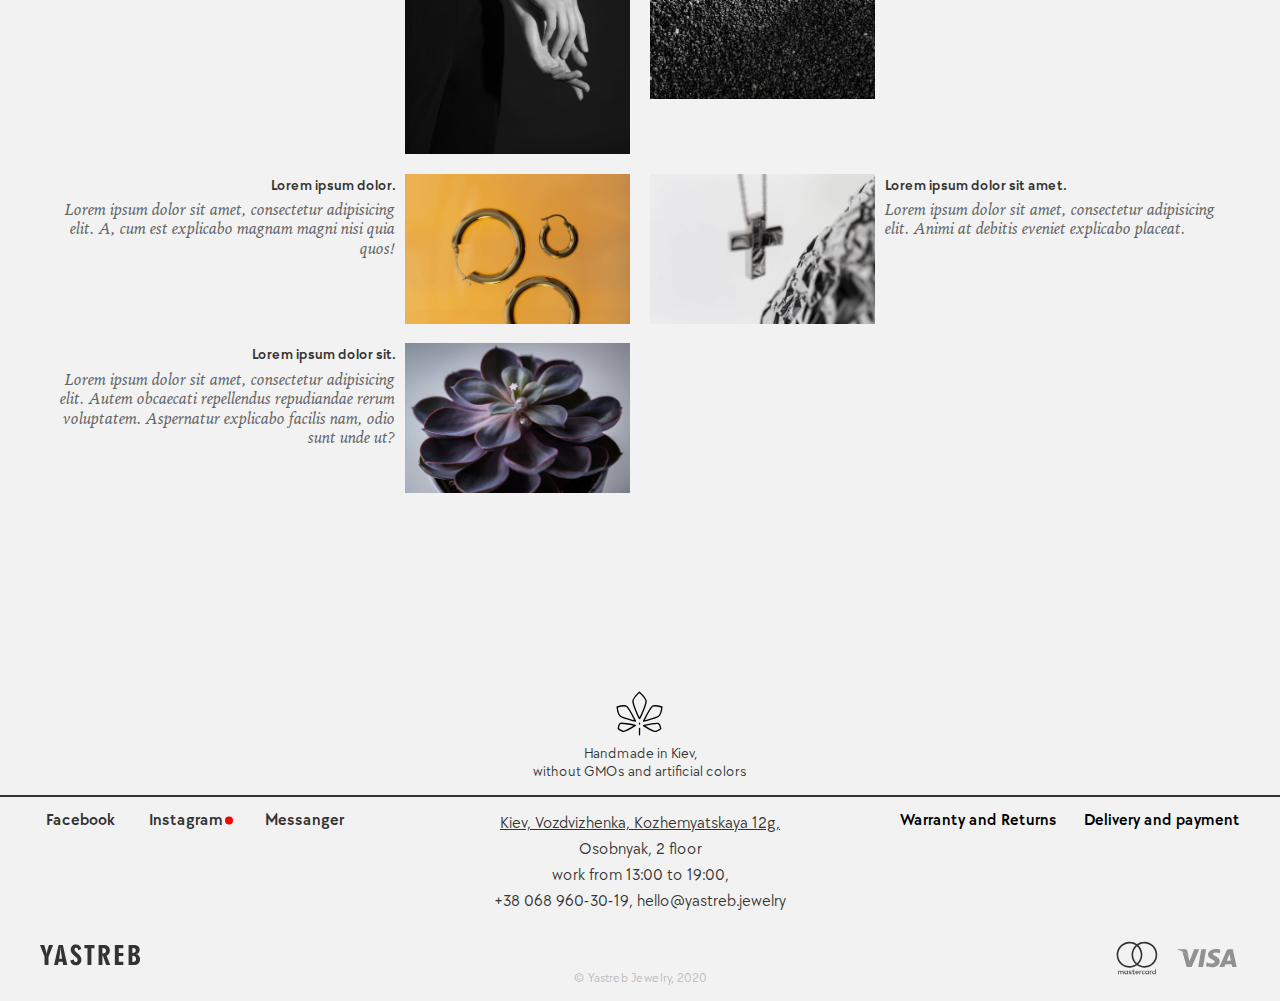
<file: media.html>
<!doctype html>
<html lang="en">
<head>
  <meta charset="UTF-8">
  <link rel="icon" href="img/favicon.png"/>
  <meta name="viewport" content="width=device-width, initial-scale=1.0">
  <meta http-equiv="X-UA-Compatible" content="ie=edge">
  <link rel="stylesheet" href="css/style.css">
  
  <script src="js/jquery.min.js"></script>
<script src="js/Hammer.min.js"></script>
<script src="js/main.js"></script>  <title>Yastreb</title>
</head>
<body>

<div id="wrapper" class="media-page">
  <header id="header" class="header ">
    <nav class="menu">
      <a class="header__back-ico popup-holder__header-back link--black" data-popup="close" href="index.html">
        <i class="icon-back"></i>
      </a>
      <svg class="menu__cart-mobile-ico cart-ico" viewBox="0 0 19 25" xmlns="http://www.w3.org/2000/svg">
        <path d="M6.7373 4.2125C6.7373 2.68681 7.97412 1.45 9.4998 1.45C11.0255 1.45 12.2623 2.68681 12.2623 4.2125V7.5125H6.7373V4.2125Z"/>
        <rect x="1.8999" y="7.3625" width="15.2" height="16.275"/>
      </svg>
      <a href="#" class="opener menu__opener"><span></span></a>
      <div class="drop">
        <div class="drop-list">
          <div class="menu__main">
            <ul class="menu-list">
              <li class="menu-list--border-bottom"><a href="index.html" class="menu-list--active">Home</a></li>
              <li><a href="collections.html">Collections</a></li>
              <li><a href="gallery.html">Single objects</a></li>
              <li class="menu-list--border-bottom"><a href="media.html">Gallery</a></li>
            </ul>
          </div>
          <div class="menu__secondary">
            <ul class="menu-list">
              <li class="menu__cart-ico">
                <svg class="cart-ico" viewBox="0 0 19 25" xmlns="http://www.w3.org/2000/svg">
                  <path d="M6.7373 4.2125C6.7373 2.68681 7.97412 1.45 9.4998 1.45C11.0255 1.45 12.2623 2.68681 12.2623 4.2125V7.5125H6.7373V4.2125Z"/>
                  <rect x="1.8999" y="7.3625" width="15.2" height="16.275"/>
                </svg>
              </li>
              <li><a href="#">Answers</a></li>
              <li><a href="#">Lena Yastreb</a></li>
              <li><a href="#" data-open-popup="pp_language">Eng <i class="icon-ctrl"></i></a></li>
            </ul>
          </div>
        </div>
      </div>
    </nav>

    <div class="logo logo--with-title">
      <strong class="logo__img">
        <a href="#">
          <svg viewBox="0 0 147 30" fill="none" xmlns="http://www.w3.org/2000/svg">
            <path d="M129.482 29.4332V0.566793H136.839C139.727 0.566793 141.921 1.16693 143.422 2.36052C144.916 3.54745 145.67 5.28784 145.67 7.55501C145.67 9.20204 145.23 10.5557 144.343 11.6159C143.449 12.6695 142.168 13.3763 140.507 13.7164C142.382 14.2032 143.789 15.07 144.743 16.3103C145.703 17.5439 146.177 19.1309 146.177 21.078C146.177 23.6386 145.356 25.6657 143.709 27.1727C142.068 28.6797 139.827 29.4332 136.992 29.4332H129.482ZM134.992 24.9389C135.072 24.9389 135.178 24.9389 135.332 24.9522C135.485 24.9655 135.592 24.9722 135.652 24.9722C137.199 24.9722 138.38 24.5988 139.214 23.8653C140.047 23.1251 140.467 22.0782 140.467 20.7113C140.467 19.2443 140.054 18.1307 139.227 17.3772C138.4 16.6237 137.179 16.2436 135.572 16.2436H134.992V24.9389ZM134.992 11.9226C135.132 11.9493 135.272 11.9693 135.392 11.9693C135.525 11.976 135.699 11.976 135.912 11.976C137.193 11.976 138.186 11.6626 138.893 11.0425C139.607 10.409 139.961 9.52212 139.961 8.37519C139.961 7.2216 139.587 6.32807 138.847 5.70127C138.106 5.07446 137.059 4.76106 135.678 4.76106C135.612 4.76106 135.492 4.76773 135.332 4.78106C135.178 4.78773 135.065 4.7944 134.985 4.7944V11.9226H134.992ZM109.419 29.4332V0.566793H121.792V5.10113H115.122V12.016H121.792V16.4703H115.122V24.7855H121.792V29.4332H109.419ZM91.2371 12.9229C91.3105 12.9229 91.4172 12.9229 91.564 12.9429C91.7174 12.9562 91.8241 12.9629 91.8975 12.9629C93.3515 12.9629 94.4787 12.6028 95.2791 11.876C96.0795 11.1558 96.4797 10.1423 96.4797 8.84196C96.4797 7.54168 96.0862 6.54812 95.2991 5.88131C94.5054 5.20782 93.3448 4.87442 91.8174 4.87442H91.2371V12.9229ZM85.6478 29.4332V0.566793H92.7445C95.846 0.566793 98.1872 1.24694 99.7746 2.61391C101.362 3.98088 102.149 5.99467 102.149 8.66192C102.149 10.509 101.736 12.056 100.908 13.3096C100.081 14.5699 98.8942 15.4568 97.3668 15.9502L102.689 29.4399H96.7465L91.7841 15.8369H91.2371V29.4399H85.6478V29.4332ZM69.4133 29.4332V5.4012H64.8978V0.566793H79.6583V5.4012H75.1027V29.4332H69.4133ZM44.2546 22.8251L49.3037 21.4981C49.4504 22.705 49.8039 23.6319 50.3575 24.2854C50.9111 24.9522 51.6181 25.2723 52.4652 25.2723C53.2189 25.2723 53.8325 25.0122 54.2994 24.4788C54.7663 23.9453 55.0064 23.2585 55.0064 22.3916C55.0064 21.5781 54.7663 20.8113 54.2861 20.0845C53.8058 19.3576 52.6986 18.2774 50.9711 16.8437C48.5833 14.8566 46.9759 13.1963 46.1355 11.8493C45.2951 10.5023 44.8749 9.05534 44.8749 7.50167C44.8749 5.24116 45.5819 3.4341 46.9892 2.05379C48.3966 0.686819 50.2508 0 52.5386 0C54.733 0 56.5005 0.54012 57.8411 1.61369C59.1684 2.69393 60.0422 4.28095 60.4424 6.38809L55.7735 7.96844C55.6401 6.80151 55.3266 5.92132 54.8463 5.32118C54.3661 4.72105 53.7258 4.42098 52.9388 4.42098C52.1984 4.42098 51.6048 4.66104 51.1512 5.13447C50.691 5.61458 50.4642 6.24805 50.4642 7.0349C50.4642 8.40854 51.7115 10.1089 54.1994 12.1227C54.8063 12.6095 55.2665 12.9829 55.5934 13.2429C57.3876 14.7766 58.6548 16.1969 59.3819 17.4839C60.1155 18.7708 60.4824 20.1978 60.4824 21.7448C60.4824 24.2721 59.742 26.2858 58.268 27.7595C56.7939 29.2398 54.793 29.9867 52.2651 29.9867C50.0507 29.9867 48.2365 29.3599 46.8358 28.0996C45.4352 26.846 44.5814 25.0856 44.2546 22.8251ZM20.5299 29.4332L27.2131 0.566793H33.3694L39.8792 29.4332H33.8763L33.0692 24.7522H27.2131L26.2393 29.4332H20.5299ZM28.0601 20.3645H32.2221L30.8682 11.2625C30.7681 10.529 30.6681 9.60213 30.5747 8.48188C30.4813 7.36164 30.4013 6.11469 30.3412 4.73439H29.9811C29.8543 6.37475 29.7409 7.8084 29.6209 9.03534C29.5142 10.2623 29.4208 11.0425 29.3541 11.3759L28.0601 20.3645ZM6.66987 29.4332V17.6439L0 0.566793H6.21632L8.41738 8.12847C8.76421 9.3154 9.031 10.3756 9.21776 11.3025C9.41119 12.2227 9.55792 13.1696 9.66464 14.1431C9.80471 12.9229 9.97146 11.8026 10.1716 10.7691C10.3716 9.7355 10.6051 8.77528 10.8652 7.90842L13.0863 0.566793H19.1492L12.406 17.8373V29.4332H6.66987Z"/>
          </svg>
        </a>
      </strong>
              <h1 class="h1 logo__title">Gallery</h1>
                    <p class="logo__subtitle">Lorem ipsum dolor sit amet, consectetur adipisicing elit. Aliquam laborum, perferendis. Accusamus, animi, vero. Fugiat, laborum, reprehenderit. Ea ex hic molestiae necessitatibus obcaecati quos vel?</p>
          </div>

  </header>
<main>
  <section>
    <div class="container">
      <ul class="media-list">
        <li class="media-item">
          <div class="media-item__header">
            <h2 class="media-item__title">Collection 2019</h2>
            <p class="media-item__description">Lorem ipsum dolor sit amet, consectetur adipisicing elit. Alias dignissimos eaque eveniet expedita hic magni maiores, molestiae necessitatibus, nemo nesciunt nulla optio perspiciatis quam qui repellendus sunt tempora ut, velit.</p>
          </div>

          <div class="media__content">
            <ul class="media-photo-list">
              <li>
                <figure class="img-side-text" data-open-popup="pp_download_photo">
                  <div class="img-side-text__img">
                    <img src="img/produc_9.jpg" alt="Продукт"  data-pp-media-download="img/produc_9.jpg">
                  </div>
                  <figcaption class="img-side-text__text">
                    <div class="img-side-text__text-title"  data-pp-media-title="Lorem ipsum dolor.">Lorem ipsum dolor.</div>
                    <div class="img-side-text__text-description"  data-pp-media-text="Lorem ipsum dolor sit amet, consectetur adipisicing elit. Dolorem iure numquam omnis optio quos. Eos?">Lorem ipsum dolor sit amet, consectetur adipisicing elit. Dolorem iure numquam omnis optio quos. Eos?</div>
                  </figcaption>
                </figure>
              </li>

              <li>
                <figure class="img-side-text" data-open-popup="pp_download_photo">
                  <div class="img-side-text__img">
                    <img src="img/produc_4.jpg" alt="Продукт" data-pp-media-download="img/produc_4.jpg">
                  </div>
                  <figcaption class="img-side-text__text">
                    <div class="img-side-text__text-title"  data-pp-media-title="Lorem ipsum dolor sit.">Lorem ipsum dolor sit.</div>
                    <div class="img-side-text__text-description"  data-pp-media-text="Lorem ipsum dolor sit amet, consectetur adipisicing elit. Ad aut, beatae corporis dicta doloribus eos eveniet illo impedit, odit optio perferendis quisquam repellendus sint temporibus.">Lorem ipsum dolor sit amet, consectetur adipisicing elit. Ad aut, beatae corporis dicta doloribus eos eveniet illo impedit, odit optio perferendis quisquam repellendus sint temporibus.</div>
                  </figcaption>
                </figure>
              </li>

              <li>
                <figure class="img-side-text" data-open-popup="pp_download_photo">
                  <div class="img-side-text__img">
                    <img src="img/produc_2.jpg" alt="Продукт" data-pp-media-download="img/produc_2.jpg">
                  </div>
                  <figcaption class="img-side-text__text">
                    <div class="img-side-text__text-title"  data-pp-media-title="Lorem ipsum dolor sit.">Lorem ipsum dolor sit.</div>
                    <div class="img-side-text__text-description"  data-pp-media-text="Lorem ipsum dolor sit amet, consectetur adipisicing elit. A aperiam earum id incidunt ipsam maiores minima nemo nihil officiis totam?">Lorem ipsum dolor sit amet, consectetur adipisicing elit. A aperiam earum id incidunt ipsam maiores minima nemo nihil officiis totam?</div>
                  </figcaption>
                </figure>
              </li>

              <li>
                <figure class="img-side-text" data-open-popup="pp_download_photo">
                  <div class="img-side-text__img">
                    <img src="img/produc_5.jpg" alt="Продукт" data-pp-media-download="img/produc_5.jpg">
                  </div>
                  <figcaption class="img-side-text__text">
                    <div class="img-side-text__text-title"  data-pp-media-title="Lorem ipsum dolor sit.">Lorem ipsum dolor sit.</div>
                    <div class="img-side-text__text-description"  data-pp-media-text="Lorem ipsum dolor sit amet, consectetur adipisicing elit. Eligendi in nam tenetur. Magni, quasi, suscipit!">Lorem ipsum dolor sit amet, consectetur adipisicing elit. Eligendi in nam tenetur. Magni, quasi, suscipit!</div>
                  </figcaption>
                </figure>
              </li>
            </ul>
          </div>

        </li>
        <li class="media-item">
          <div class="media-item__header">
            <h2 class="media-item__title">Collection Stars&Pearls</h2>
            <p class="media-item__description">Lorem ipsum dolor sit amet, consectetur adipisicing elit. Aperiam dolor dolorem esse explicabo laboriosam libero tempora totam voluptate? Ab autem consectetur dolor facere porro rerum.</p>
          </div>

          <div class="media__content">
            <ul class="media-photo-list">
              <li>
                <figure class="img-side-text" data-open-popup="pp_download_photo">
                  <div class="img-side-text__img">
                    <img src="img/produc_10.jpg" alt="Продукт" data-pp-media-download="img/produc_10.jpg">
                  </div>
                  <figcaption class="img-side-text__text">
                    <div class="img-side-text__text-title"  data-pp-media-title="Lorem ipsum.">Lorem ipsum.</div>
                    <div class="img-side-text__text-description"  data-pp-media-text="Lorem ipsum dolor sit amet, consectetur adipisicing elit. Ad expedita itaque non reprehenderit! Commodi, maxime!">Lorem ipsum dolor sit amet, consectetur adipisicing elit. Ad expedita itaque non reprehenderit! Commodi, maxime!</div>
                  </figcaption>
                </figure>
              </li>

              <li>
                <figure class="img-side-text" data-open-popup="pp_download_photo">
                  <div class="img-side-text__img">
                    <img src="img/collections-bg-photo_2.jpg" alt="Продукт" data-pp-media-download="img/collections-bg-photo_2.jpg">
                  </div>
                  <figcaption class="img-side-text__text">
                    <div class="img-side-text__text-title"  data-pp-media-title="Lorem ipsum dolor.">Lorem ipsum dolor.</div>
                    <div class="img-side-text__text-description"  data-pp-media-text="Lorem ipsum dolor sit amet, consectetur adipisicing elit. Aperiam cum dicta enim et modi obcaecati sed sint sunt! Optio, perspiciatis.">Lorem ipsum dolor sit amet, consectetur adipisicing elit. Aperiam cum dicta enim et modi obcaecati sed sint sunt! Optio, perspiciatis.</div>
                  </figcaption>
                </figure>
              </li>

              <li>
                <figure class="img-side-text" data-open-popup="pp_download_photo">
                  <div class="img-side-text__img">
                    <img src="img/collections-photo_7.jpg" alt="Продукт" data-pp-media-download="img/cimg/collections-photo_7.jpg">
                  </div>
                  <figcaption class="img-side-text__text">
                    <div class="img-side-text__text-title"  data-pp-media-title="Lorem ipsum dolor.">Lorem ipsum dolor.</div>
                    <div class="img-side-text__text-description"  data-pp-media-text="Lorem ipsum dolor sit amet, consectetur adipisicing elit. Amet culpa dolorum eos in iusto, minus modi nihil nobis possimus quisquam repudiandae sapiente unde veniam vitae.">Lorem ipsum dolor sit amet, consectetur adipisicing elit. Amet culpa dolorum eos in iusto, minus modi nihil nobis possimus quisquam repudiandae sapiente unde veniam vitae.</div>
                  </figcaption>
                </figure>
              </li>
  
              <li>
                <figure class="img-side-text" data-open-popup="pp_download_photo">
                  <div class="img-side-text__img">
                    <img src="img/collections-photo_11.jpg" alt="Продукт" data-pp-media-download="img/collections-photo_11.jpg">
                  </div>
                  <figcaption class="img-side-text__text">
                    <div class="img-side-text__text-title"  data-pp-media-title="Lorem ipsum dolor">Lorem ipsum dolor</div>
                    <div class="img-side-text__text-description"  data-pp-media-text="Lorem ipsum dolor sit amet, consectetur adipisicing elit. Officia, pariatur sed. Harum, officiis?">Lorem ipsum dolor sit amet, consectetur adipisicing elit. Officia, pariatur sed. Harum, officiis?</div>
                  </figcaption>
                </figure>
              </li>
              
              <li>
                <figure class="img-side-text" data-open-popup="pp_download_photo">
                  <div class="img-side-text__img">
                    <img src="img/produc_8.jpg" alt="Продукт" data-pp-media-download="img/produc_8.jpg">
                  </div>
                  <figcaption class="img-side-text__text">
                    <div class="img-side-text__text-title"  data-pp-media-title="Lorem ipsum dolor.">Lorem ipsum dolor.</div>
                    <div class="img-side-text__text-description"  data-pp-media-text="Lorem ipsum dolor sit amet, consectetur adipisicing elit. A, cum est explicabo magnam magni nisi quia quos!">Lorem ipsum dolor sit amet, consectetur adipisicing elit. A, cum est explicabo magnam magni nisi quia quos!</div>
                  </figcaption>
                </figure>
              </li>

              <li>
                <figure class="img-side-text" data-open-popup="pp_download_photo">
                  <div class="img-side-text__img">
                    <img src="img/produc_6.jpg" alt="Продукт" data-pp-media-download="img/produc_6.jpg">
                  </div>
                  <figcaption class="img-side-text__text">
                    <div class="img-side-text__text-title"  data-pp-media-title="Lorem ipsum dolor sit amet.">Lorem ipsum dolor sit amet.</div>
                    <div class="img-side-text__text-description"  data-pp-media-text="Lorem ipsum dolor sit amet, consectetur adipisicing elit. Animi at debitis eveniet explicabo placeat.">Lorem ipsum dolor sit amet, consectetur adipisicing elit. Animi at debitis eveniet explicabo placeat.</div>
                  </figcaption>
                </figure>
              </li>

              <li>
                <figure class="img-side-text" data-open-popup="pp_download_photo">
                  <div class="img-side-text__img">
                    <img src="img/produc_1.jpg" alt="Продукт"  data-pp-media-download="img/produc_1.jpg">
                  </div>
                  <figcaption class="img-side-text__text">
                    <div class="img-side-text__text-title"  data-pp-media-title="yastreb-spring-pearl-cuff_111.jpg">Lorem ipsum dolor sit.</div>
                    <div class="img-side-text__text-description"  data-pp-media-text="Lorem ipsum dolor sit amet, consectetur adipisicing elit. Autem obcaecati repellendus repudiandae rerum voluptatem. Aspernatur explicabo facilis nam, odio sunt unde ut?">Lorem ipsum dolor sit amet, consectetur adipisicing elit. Autem obcaecati repellendus repudiandae rerum voluptatem. Aspernatur explicabo facilis nam, odio sunt unde ut?</div>
                  </figcaption>
                </figure>
              </li>
            </ul>
          </div>

        </li>
      </ul>

    </div>
  </section>

  <div class="popup-holder download-photo" id="pp_download_photo">
    <div class="popup-small download-photo__popup">
      <div class="download-photo__title"></div>
      <div class="download-photo__text">
        <p></p>
      </div>
      <div class="more-link">
        <a id="download_media" class="more-link__link" href="#" download>
          <svg class="more-link__ico" viewBox="0 0 44 40" fill="none" xmlns="http://www.w3.org/2000/svg">
            <path d="M2 25V38H42V25" stroke="#0047FF" stroke-width="3"/>
            <path fill-rule="evenodd" clip-rule="evenodd" d="M8 17.1213L22.0067 31.128L22.072 31.0627L22.1212 31.1119L36.1117 17.1213L33.9904 15L22.0559 26.9346L10.1213 15L8 17.1213Z" fill="#0047FF"/>
            <rect x="20.5" y="28" width="28" height="3" transform="rotate(-90 20.5 28)" fill="#0047FF"/>
          </svg>
          <span>Download</span>
        </a>
      </div>
    </div>
  </div>

</main>


  <footer id="footer">
      <div class="made">
          <img src="img/kiev_logo.svg" alt="Киев">
          <div class="made__text">
            Handmade in Kiev,<br>
            without GMOs and artificial colors
          </div>
      </div>

      <div class="container">
          <nav>
              <ul class="footer-nav footer-nav-left">
                  <li><a href="#">Facebook</a></li>
                  <li><a href="#" class="menu-item-decor">Instagram</a></li>
                  <li><a href="#">Messanger</a></li>
              </ul>
          </nav>
          <div class="contacts">
              <div class="show-map">
                  <img src="img/marker_map.svg" alt="Маркер на карте">
                  <span class="show-map__text">Show on the map</span>
              </div>
              <address>
                  <a class="link-map" href="https://goo.gl/maps/LA6kUesAxVRnUq699">Kiev, Vozdvizhenka, Kozhemyatskaya 12g,</a>
                  <br>Osobnyak, 2 floor
                  <br>work from 13:00 to 19:00,<br>
                  <a href="tel: +380689603019">+38 068 960-30-19</a>,
                  <a href="mailto:hello@yastreb.jewelry">hello@yastreb.jewelry</a>
              </address>
          </div>
          <nav>
              <ul class="footer-nav footer-nav-right">
                  <li><a href="static-page.html">Warranty and Returns</a></li>
                  <li><a href="static-page.html">Delivery and payment</a></li>
              </ul>
          </nav>

          <div class="footer-icons">
              <div class="footer-icons__logo">
                  <a href="#">
                      <svg class="footer__logo"  viewBox="0 0 106 22" xmlns="http://www.w3.org/2000/svg">
                          <path d="M93.8981 21.5844V0.415648H99.2332C101.328 0.415648 102.919 0.855746 104.007 1.73105C105.091 2.60147 105.637 3.87775 105.637 5.54034C105.637 6.74817 105.318 7.74083 104.675 8.51834C104.027 9.29095 103.098 9.80929 101.893 10.0587C103.253 10.4156 104.273 11.0513 104.965 11.9609C105.661 12.8655 106.005 14.0293 106.005 15.4572C106.005 17.335 105.41 18.8215 104.215 19.9266C103.025 21.0318 101.4 21.5844 99.3445 21.5844H93.8981ZM97.8934 18.2885C97.9514 18.2885 98.0288 18.2885 98.1401 18.2983C98.2513 18.3081 98.3287 18.313 98.3723 18.313C99.4944 18.313 100.351 18.0391 100.955 17.5012C101.56 16.9584 101.864 16.1907 101.864 15.1883C101.864 14.1125 101.565 13.2958 100.965 12.7433C100.365 12.1907 99.4799 11.912 98.3142 11.912H97.8934V18.2885ZM97.8934 8.74328C97.995 8.76284 98.0965 8.77751 98.1836 8.77751C98.2804 8.7824 98.4061 8.7824 98.5609 8.7824C99.4896 8.7824 100.21 8.55257 100.723 8.0978C101.241 7.63325 101.497 6.98288 101.497 6.14181C101.497 5.29584 101.226 4.64059 100.689 4.18093C100.152 3.72127 99.3928 3.49144 98.3916 3.49144C98.3432 3.49144 98.2562 3.49633 98.1401 3.50611C98.0288 3.511 97.9466 3.51589 97.8886 3.51589V8.74328H97.8934ZM79.3488 21.5844V0.415648H88.3212V3.74083H83.4844V8.81174H88.3212V12.0782H83.4844V18.176H88.3212V21.5844H79.3488ZM66.1635 9.47677C66.2167 9.47677 66.2941 9.47677 66.4005 9.49144C66.5118 9.50122 66.5892 9.50611 66.6424 9.50611C67.6968 9.50611 68.5143 9.24205 69.0947 8.70905C69.6751 8.18093 69.9653 7.43765 69.9653 6.48411C69.9653 5.53056 69.6799 4.80196 69.1092 4.31296C68.5336 3.81907 67.692 3.57457 66.5844 3.57457H66.1635V9.47677ZM62.1102 21.5844V0.415648H67.2567C69.5058 0.415648 71.2036 0.914425 72.3547 1.91687C73.5059 2.91932 74.0767 4.39609 74.0767 6.35208C74.0767 7.7066 73.7768 8.84107 73.177 9.76039C72.5772 10.6846 71.7163 11.335 70.6086 11.6968L74.4684 21.5892H70.1588L66.5602 11.6137H66.1635V21.5892H62.1102V21.5844ZM50.3373 21.5844V3.96088H47.0627V0.415648H57.7667V3.96088H54.4632V21.5844H50.3373ZM32.0926 16.7384L35.7541 15.7653C35.8605 16.6504 36.1169 17.3301 36.5184 17.8093C36.9198 18.2983 37.4325 18.533 38.0468 18.533C38.5934 18.533 39.0384 18.3423 39.377 17.9511C39.7155 17.5599 39.8897 17.0562 39.8897 16.4205C39.8897 15.824 39.7155 15.2616 39.3673 14.7286C39.019 14.1956 38.2161 13.4034 36.9634 12.3521C35.2318 10.8949 34.0661 9.67726 33.4566 8.68949C32.8472 7.70171 32.5425 6.64059 32.5425 5.50122C32.5425 3.84352 33.0552 2.51834 34.0757 1.50611C35.0963 0.503667 36.441 0 38.1 0C39.6913 0 40.9731 0.396088 41.9453 1.18337C42.9079 1.97555 43.5415 3.13936 43.8317 4.6846L40.4459 5.84352C40.3492 4.98777 40.1218 4.3423 39.7736 3.9022C39.4253 3.4621 38.961 3.24205 38.3902 3.24205C37.8533 3.24205 37.4229 3.41809 37.094 3.76528C36.7602 4.11736 36.5958 4.58191 36.5958 5.15892C36.5958 6.16626 37.5003 7.4132 39.3044 8.88997C39.7446 9.24694 40.0783 9.52078 40.3153 9.71149C41.6164 10.8362 42.5354 11.8777 43.0626 12.8215C43.5947 13.7653 43.8607 14.8117 43.8607 15.9462C43.8607 17.7995 43.3238 19.2763 42.2549 20.357C41.1859 21.4425 39.7349 21.9902 37.9017 21.9902C36.2959 21.9902 34.9802 21.5306 33.9645 20.6064C32.9488 19.687 32.3296 18.3961 32.0926 16.7384ZM14.8879 21.5844L19.7344 0.415648H24.1989L28.9196 21.5844H24.5665L23.9812 18.1516H19.7344L19.0282 21.5844H14.8879ZM20.3487 14.934H23.3669L22.385 8.25917C22.3125 7.72127 22.2399 7.04156 22.1722 6.22005C22.1045 5.39853 22.0465 4.48411 22.0029 3.47188H21.7417C21.6498 4.67482 21.5676 5.72616 21.4805 6.62592C21.4031 7.52567 21.3354 8.0978 21.2871 8.3423L20.3487 14.934ZM4.83687 21.5844V12.9389L0 0.415648H4.50796L6.10413 5.96088C6.35565 6.8313 6.54912 7.6088 6.68455 8.28851C6.82482 8.96332 6.93123 9.6577 7.00862 10.3716C7.1102 9.47677 7.23112 8.65526 7.37623 7.89731C7.52133 7.13936 7.69062 6.43521 7.87926 5.79951L9.48994 0.415648H13.8867L8.99658 13.0807V21.5844H4.83687Z"/>
                      </svg>
                  </a>
              </div>

              <div class="payment-icons">
                  <svg width="42" height="34" viewBox="0 0 42 34" xmlns="http://www.w3.org/2000/svg">
                      <path d="M7.59257 33.1974V31.0409C7.59257 30.2144 7.09285 29.6729 6.27257 29.6729C5.83885 29.6729 5.37685 29.8154 5.05628 30.2809C4.80171 29.8819 4.45285 29.6729 3.91542 29.6729C3.50999 29.6539 3.12342 29.8439 2.87828 30.1764V29.7394H2.19942V33.1974H2.87828V31.2214C2.87828 30.6134 3.23657 30.3189 3.73628 30.3189C4.23599 30.3189 4.51885 30.6419 4.51885 31.2214V33.2069H5.19771V31.2214C5.19771 30.6134 5.556 30.3189 6.05571 30.3189C6.55542 30.3189 6.83828 30.6419 6.83828 31.2214V33.2069L7.59257 33.1974ZM18.7371 29.7774H17.4831V28.7324H16.8043V29.7774H16.0971V30.3854H16.8137V32.0099C16.8137 32.7984 17.0966 33.2734 17.9546 33.2734C18.2751 33.2639 18.5957 33.1784 18.8786 33.0169L18.6617 32.4089C18.4731 32.5324 18.2469 32.5894 18.0206 32.5894C17.6623 32.5894 17.4831 32.3709 17.4831 32.0099V30.3569H18.7371V29.7774ZM25.1014 29.6729C24.7243 29.6634 24.3754 29.8534 24.168 30.1764V29.7394H23.4892V33.1974H24.168V31.2594C24.168 30.6799 24.4509 30.3189 24.9223 30.3189C25.0826 30.3284 25.2334 30.3474 25.3843 30.3949L25.6012 29.7489C25.4409 29.7014 25.2712 29.6824 25.1014 29.6729ZM15.4843 30.0339C15.126 29.7774 14.6263 29.6729 14.0889 29.6729C13.2309 29.6729 12.6934 30.0719 12.6934 30.7559C12.6934 31.3354 13.0894 31.6584 13.8343 31.7629L14.1926 31.8009C14.5886 31.8769 14.8337 32.0194 14.8337 32.1999C14.8337 32.4564 14.5509 32.6369 14.0134 32.6369C13.608 32.6464 13.2026 32.5229 12.8726 32.2759L12.5143 32.8174C13.014 33.1784 13.6269 33.2544 13.9851 33.2544C14.9846 33.2544 15.522 32.7889 15.522 32.1334C15.522 31.5254 15.0883 31.2309 14.3434 31.1264L13.9851 31.0884C13.6646 31.0504 13.3817 30.9459 13.3817 30.7274C13.3817 30.4709 13.6646 30.2904 14.0606 30.2904C14.4943 30.2904 14.9186 30.4709 15.1354 30.5754L15.4843 30.0339ZM25.8557 31.4684C25.8557 32.5134 26.5346 33.2734 27.6472 33.2734C28.1469 33.2734 28.5052 33.1689 28.8634 32.8744L28.5052 32.3329C28.2506 32.5419 27.9394 32.6559 27.6094 32.6559C27.006 32.6559 26.5346 32.1904 26.5346 31.5064C26.5346 30.8224 26.9966 30.3569 27.6094 30.3569C27.9394 30.3569 28.2506 30.4709 28.5052 30.6799L28.8634 30.1384C28.5052 29.8534 28.1469 29.7394 27.6472 29.7394C26.5629 29.6729 25.8557 30.4329 25.8557 31.4684ZM21.066 29.6729C20.0666 29.6729 19.3877 30.3949 19.3877 31.4779C19.3877 32.5609 20.1043 33.2829 21.1414 33.2829C21.6412 33.2924 22.1409 33.1309 22.5369 32.8174L22.1786 32.3139C21.8957 32.5419 21.5374 32.6654 21.1791 32.6749C20.7171 32.6749 20.2174 32.3899 20.142 31.7724H22.6783V31.4874C22.6689 30.3949 22.0277 29.6729 21.066 29.6729ZM21.0283 30.3189C21.528 30.3189 21.8863 30.6419 21.924 31.1834H20.0666C20.1703 30.6799 20.4909 30.3189 21.0283 30.3189ZM11.7694 31.4684V29.7394H11.0906V30.1764C10.836 29.8534 10.4871 29.6729 9.978 29.6729C9.01628 29.6729 8.29971 30.4329 8.29971 31.4779C8.29971 32.5229 9.01628 33.2829 9.978 33.2829C10.4777 33.2829 10.836 33.1024 11.0906 32.7794V33.2164H11.7694V31.4684ZM9.01628 31.4684C9.01628 30.8224 9.41228 30.3189 10.0911 30.3189C10.7323 30.3189 11.1283 30.8224 11.1283 31.4684C11.1283 32.1524 10.6946 32.6179 10.0911 32.6179C9.41228 32.6559 9.01628 32.1239 9.01628 31.4684ZM35.4352 29.6729C35.058 29.6634 34.7092 29.8534 34.5017 30.1764V29.7394H33.8229V33.1974H34.5017V31.2594C34.5017 30.6799 34.7846 30.3189 35.256 30.3189C35.4163 30.3284 35.5672 30.3474 35.718 30.3949L35.9349 29.7489C35.7652 29.7014 35.5954 29.6824 35.4352 29.6729ZM32.7857 31.4684V29.7394H32.1069V30.1764C31.8523 29.8534 31.5034 29.6729 30.9943 29.6729C30.0326 29.6729 29.316 30.4329 29.316 31.4779C29.316 32.5229 30.0326 33.2829 30.9943 33.2829C31.494 33.2829 31.8523 33.1024 32.1069 32.7794V33.2164H32.7857V31.4684ZM30.0326 31.4684C30.0326 30.8224 30.4286 30.3189 31.1074 30.3189C31.7486 30.3189 32.1446 30.8224 32.1446 31.4684C32.1446 32.1524 31.7109 32.6179 31.1074 32.6179C30.4286 32.6559 30.0326 32.1239 30.0326 31.4684ZM39.6875 31.4684V28.3714H39.0086V30.1764C38.754 29.8534 38.4052 29.6729 37.896 29.6729C36.9343 29.6729 36.2177 30.4329 36.2177 31.4779C36.2177 32.5229 36.9343 33.2829 37.896 33.2829C38.3957 33.2829 38.754 33.1024 39.0086 32.7794V33.2164H39.6875V31.4684ZM36.9343 31.4684C36.9343 30.8224 37.3303 30.3189 38.0092 30.3189C38.6503 30.3189 39.0463 30.8224 39.0463 31.4684C39.0463 32.1524 38.6126 32.6179 38.0092 32.6179C37.3303 32.6654 36.9343 32.1239 36.9343 31.4684ZM37.5094 4.54541C33.0686 0.0709102 26.0632 -0.50859 20.9529 3.15841C17.0306 0.34641 11.8826 -0.0240899 7.602 2.19891C3.32142 4.42191 0.634277 8.86791 0.634277 13.7224C0.634277 18.5769 3.32142 23.0229 7.602 25.2459C11.8826 27.4689 17.0306 27.0984 20.9529 24.2864C24.8752 27.0984 30.0232 27.4689 34.3037 25.2459C38.5843 23.0229 41.2715 18.5769 41.2715 13.7224C41.2809 10.2739 39.9232 6.97741 37.5094 4.54541ZM20.9529 22.2249C16.2951 18.0639 15.8614 10.8914 19.9911 6.18891C20.2929 5.84691 20.6134 5.52391 20.9529 5.21991C25.6106 9.38091 26.0443 16.5629 21.9052 21.2559C21.6129 21.5979 21.2923 21.9209 20.9529 22.2249ZM13.5043 25.0559C7.29085 25.0559 2.25599 19.9829 2.25599 13.7224C2.25599 7.46191 7.29085 2.38891 13.5043 2.38891C15.6823 2.37941 17.8131 3.02541 19.6329 4.23191C14.4283 9.12441 14.1454 17.3419 19.0011 22.5859C19.1991 22.8044 19.416 23.0134 19.6329 23.2224C17.8131 24.4194 15.6823 25.0654 13.5043 25.0559ZM28.4014 25.0559C26.2234 25.0654 24.0926 24.4194 22.2729 23.2224C27.4774 18.3204 27.7509 10.1029 22.8952 4.85891C22.6972 4.64041 22.4897 4.44091 22.2729 4.23191C24.0926 3.02541 26.2234 2.37941 28.4014 2.38891C34.6149 2.38891 39.6497 7.46191 39.6497 13.7224C39.6592 19.9829 34.6243 25.0559 28.4014 25.0559Z"/>
                  </svg>
                  <svg width="66" height="38" viewBox="0 0 66 38" xmlns="http://www.w3.org/2000/svg">
                      <g opacity="0.5">
                          <path d="M24.2691 27.9964L27.2768 10.2409H32.076L29.0682 27.9964H24.2691ZM46.4168 10.6209C45.4645 10.2694 43.9748 9.87988 42.1174 9.87988C37.3748 9.87988 34.0277 12.2834 33.9994 15.7414C33.9711 18.2969 36.3848 19.7124 38.2045 20.5674C40.0714 21.4414 40.7031 21.9924 40.6937 22.7714C40.6842 23.9589 39.204 24.5004 37.818 24.5004C35.8945 24.5004 34.8762 24.2344 33.3017 23.5694L32.6794 23.2844L32.01 27.2554C33.132 27.7494 35.2062 28.1769 37.356 28.2054C42.4002 28.2054 45.6814 25.8209 45.7191 22.1444C45.738 20.1209 44.4557 18.5914 41.6837 17.3184C40.0054 16.5014 38.9777 15.9504 38.9871 15.1144C38.9871 14.3734 39.8545 13.5849 41.7402 13.5849C43.3148 13.5564 44.4462 13.9079 45.3325 14.2689L45.7662 14.4779L46.4168 10.6209ZM58.7777 10.2409H55.0628C53.9125 10.2409 53.0545 10.5544 52.5454 11.7134L45.4174 27.9774H50.4617C50.4617 27.9774 51.282 25.7924 51.4705 25.3079C52.0174 25.3079 56.9202 25.3174 57.618 25.3174C57.7594 25.9349 58.2025 27.9774 58.2025 27.9774H62.6622L58.7777 10.2409ZM52.8942 21.7074C53.2902 20.6814 54.8082 16.7484 54.8082 16.7484C54.78 16.7959 55.2042 15.7224 55.4494 15.0574L55.77 16.5869C55.77 16.5869 56.694 20.8239 56.8825 21.7169L52.8942 21.7074ZM20.196 10.2409L15.4911 22.3439L14.9914 19.8834C14.1145 17.0524 11.3897 13.9839 8.34424 12.4449L12.6437 27.9679L17.7257 27.9584L25.278 10.2409H20.196Z"/>
                          <path d="M11.1067 10.241H3.3658L3.2998 10.6115C9.32466 12.084 13.3129 15.6275 14.9629 19.9025L13.2752 11.742C12.9924 10.621 12.1438 10.279 11.1067 10.241Z"/>
                      </g>
                  </svg>
              </div>
          </div>
          <span class="copyright">&copy; <a href="#">Yastreb</a> Jewelry, 2020</span>
      </div>
  </footer>

  <div class="popup-holder language" id="pp_language">
    <div class="popup-small language__popup popup-holder__content">
      <ul class="language__list">
        <li><a href="#">Українська</a></li>
        <li><a href="#">Русский</a></li>
        <li><a href="#">English</a></li>
      </ul>
    </div>
  </div>

  <div id="cart" class="cart">

  <div class="cart-panel">

    <div class="cart-panel__header">
      <a class="cart-panel__ico" href="#">
        <i id="cart-panel__close" class="icon-Close cart-panel__close"></i>
        <i id="cart-panel__close" class=" icon-back cart-panel__arrow"></i>
      </a>
    </div>

    <ul class="cart-panel__product-list">
      <li>
        <div class="product-cart">
          <img class="product-cart__img" src="img/produc_14.jpg" alt="Product in the cart">
          <div>
            <span class="product-cart__title">Mono Earring "Eternity" blue"</span>
            <span class="product-cart__price">2800 UAH</span>
          </div>
          <a class="product-cart__delete" href="#"><i class="icon-Close"></i></a>
        </div>
      </li>

      <li>
        <div class="product-cart">
          <img class="product-cart__img" src="img/produc_23.jpg" alt="Product in the cart">
          <div>
            <span class="product-cart__title">Earrings "Mirror</span>
            <span class="product-cart__price">On order</span>
          </div>
          <a class="product-cart__delete" href="#"><i class="icon-Close"></i></a>
        </div>
      </li>
    </ul>

    <span class="cart-panel__total-sum">Total, including delivery: 2800 UAH</span>

    <div class="cart-panel__form-cart">
      <form action="/" class="nice-form">
        <fieldset>
          <legend>Contact information</legend>
          <label>Name
            <input type="text" name="name">
          </label>
          <label>Phone
            <input class="input--error" type="text" name="phone">
          </label>
          <label>E-mail (not necessary)
            <input type="email" name="email">
          </label>
          <label>Comments to the order: sizes, urgency, wishes
            <textarea name="" id="" cols="20" rows="5"></textarea>
          </label>
        </fieldset>

        <fieldset>
          <legend>Payment method</legend>
          <label>
            <input type="radio" name="pay" checked>
            <span class="fake-input"></span>
            <span class="fake-label">Pay by Visa / Mastercard online</span>
          </label>
          <label>
            <input type="radio" name="pay">
            <span class="fake-input"></span>
            <span class="fake-label">Pay upon receipt</span>
          </label>
          <label>
            <input type="radio" name="pay">
            <span class="fake-input"></span>
            <span class="fake-label">Transfer to card</span>
          </label>
        </fieldset>

        <fieldset>
          <legend>How i want to receive my order</legend>
          <label>
            <input type="radio" name="delivery" checked>
            <span class="fake-input"></span>
            <span class="fake-label">Pick up personally</span>
          </label>
          <label>
            <input type="radio" name="delivery">
            <span class="fake-input"></span>
            <span class="fake-label">Deliver by "Nova Poshta"</span>
          </label>
        </fieldset>
        
        

        <button type="button" class="btn">Delivery and payment</button>
        <a href="#">Just send a request</a>
      </form>
    </div>

    <div class="cart-panel__info cart-panel__info--text-error">
      <p>We need to know how to contact you, please leave your phone number or e-mail</p>
    </div>

    <div class="cart-panel__info">
      <p> We send my jewelry by New Mail, send it by courier in Kiev or personally in the showroom. After placing your order, we will contact you within 24 hours to clarify the details. </p>
      <p> You can pay with Visa \ Mastercard online, upon receipt or transfer to a card </p>
    </div>

    <div class="cart-panel__info cart-panel__info--text-green">
      <span class="cart-panel__info-title">Order with customization</span>
      <p>We will contact you to clarify the desired changes, cost and timing</p>
    </div>

    <div class="cart-panel__info cart-panel__info--thanks">
      <span class="cart-panel__info-title">Thanks!</span>
      <p>We will contact you as soon as possible, and the order was assigned the code 2342</p>
    </div>

    <div class="cart-panel__instagram cart-panel-instagram">

      <a href="#" class="cart-panel-instagram__ico link--black">
        <i class="icon-instagram"></i>
      </a>
      <div class="cart-panel-instagram__text">
        <p>While my guys are processing your order, check out my Instagram for beautiful pictures and new ideas</p>
      </div>


      <div class="cart-panel-instagram__photos">
        <div class="cart-panel-slick-slider">
          <div>
            <div class="cart-panel-instagram__photo">
              <img src="img/cart-inst_1.jpg" alt="cart-img">
            </div>
          </div>
          <div>
            <div class="cart-panel-instagram__photo">
              <img src="img/cart-inst_2.jpg" alt="cart-img">
            </div>
          </div>
          <div>
            <div class="cart-panel-instagram__photo">
              <img src="img/cart-inst_3.jpg" alt="cart-img">
            </div>
          </div>
          <div>
            <div class="cart-panel-instagram__photo">
              <img src="img/cart-inst_4.jpg" alt="cart-img">
            </div>
          </div>
          <div>
            <div class="cart-panel-instagram__photo">
              <img src="img/cart-inst_5.jpg" alt="cart-img">
            </div>
          </div>
          <div>
            <div class="cart-panel-instagram__photo">
              <img src="img/cart-inst_4.jpg" alt="cart-img">
            </div>
          </div>
        </div>
      </div>
    </div>

    <span class="cart-panel__text-close link cart-panel__close">Close</span>
  </div>
</div>
  </div> <!-- end wrapper -->
</body>
</html>
</file>
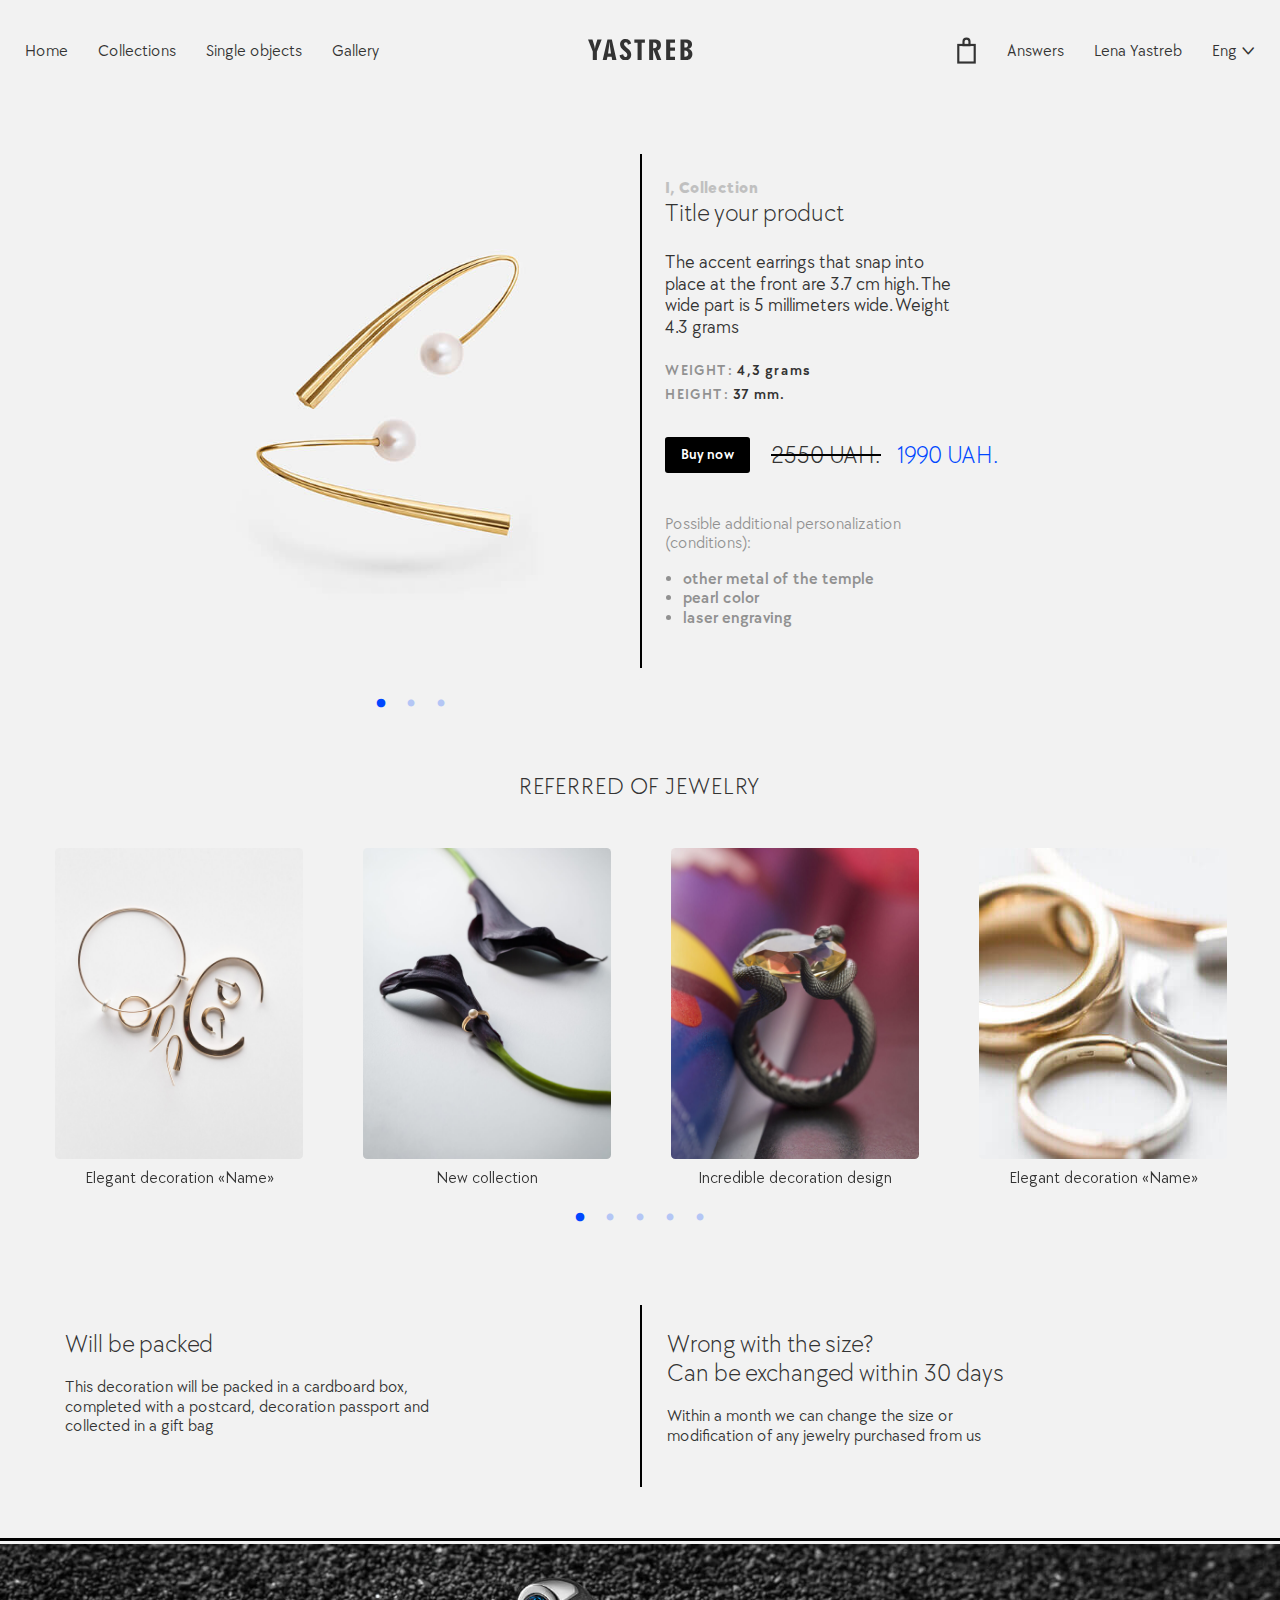
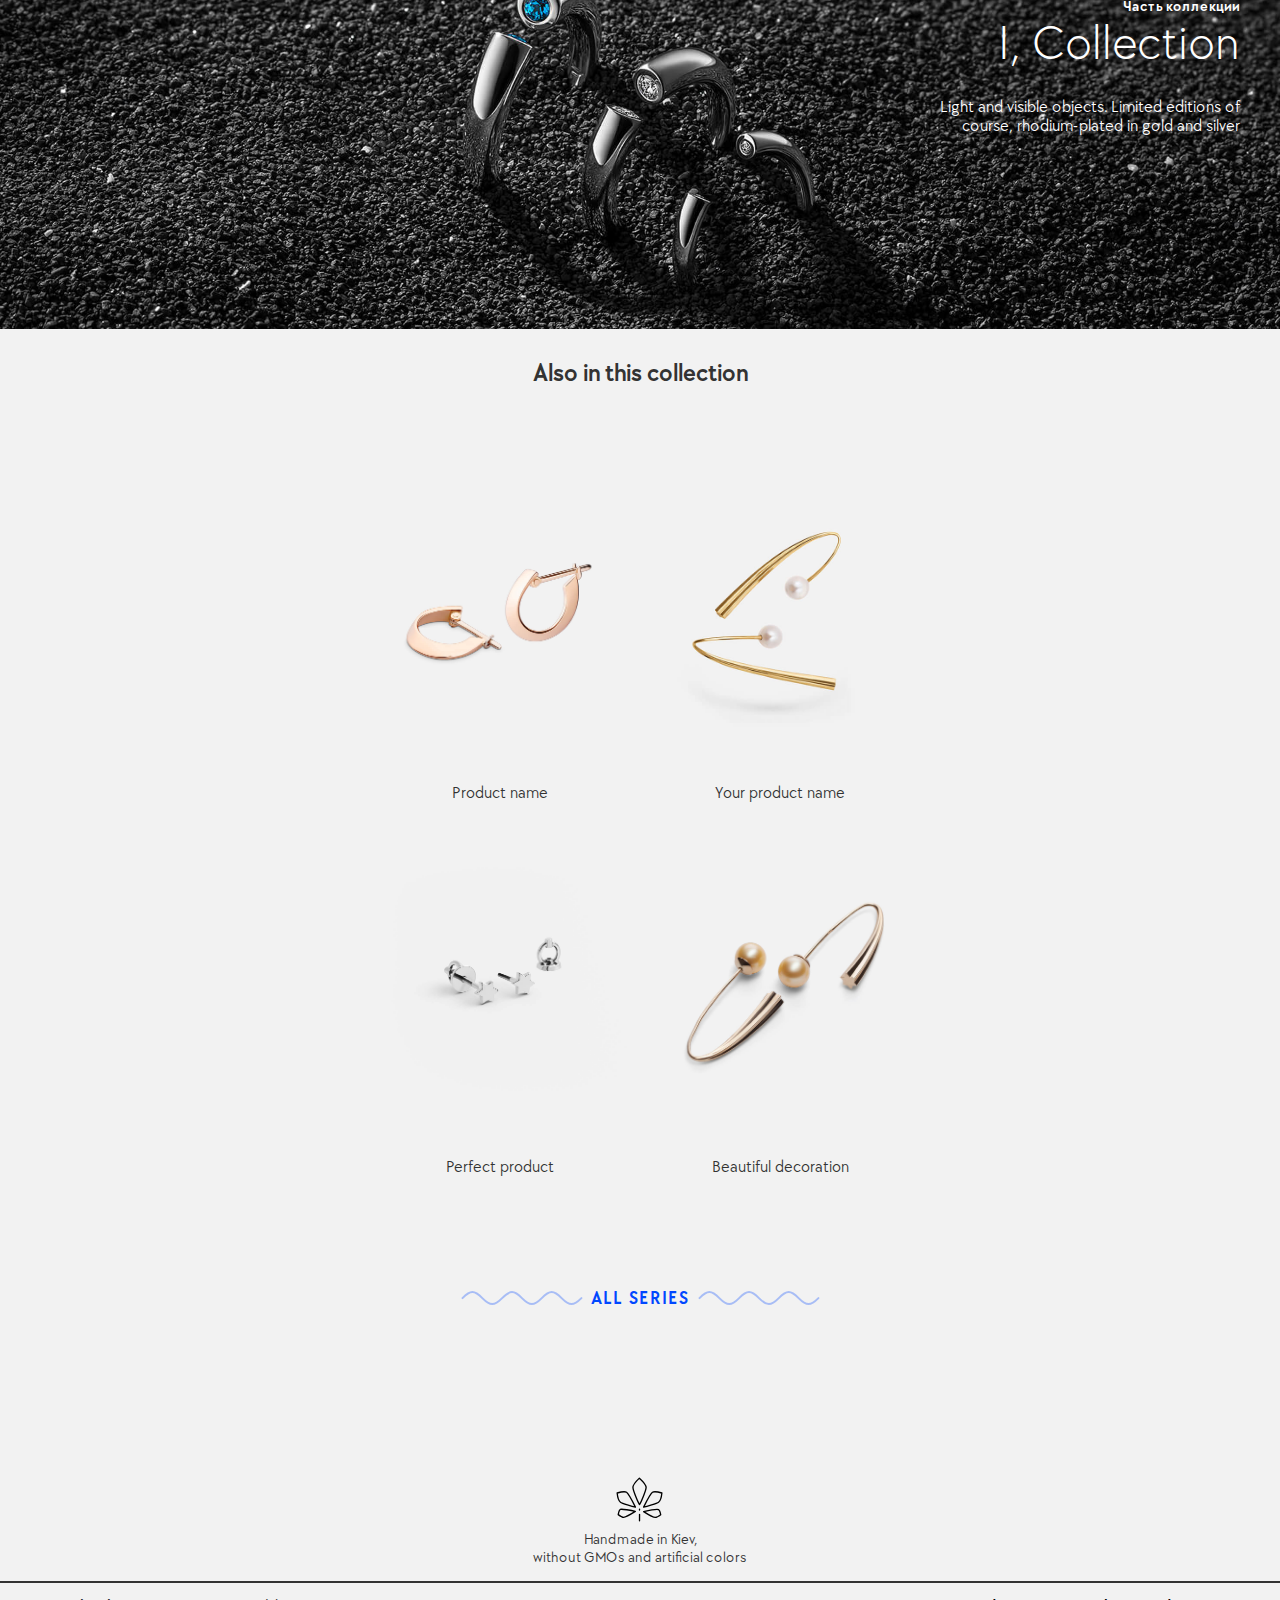
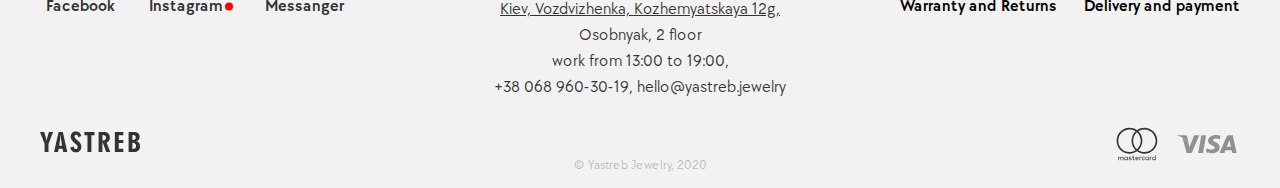
<file: product.html>
<!doctype html>
<html lang="en">
<head>
  <meta charset="UTF-8">
  <link rel="icon" href="img/favicon.png"/>
  <meta name="viewport" content="width=device-width, initial-scale=1.0">
  <meta http-equiv="X-UA-Compatible" content="ie=edge">
  <link rel="stylesheet" href="css/style.css">
  
  <script src="js/jquery.min.js"></script>
<script src="js/Hammer.min.js"></script>
<script src="js/main.js"></script>  <title>Yastreb</title>
</head>
<body>

<div id="wrapper" class="single-product">
  <header id="header" class="header ">
    <nav class="menu">
      <a class="header__back-ico popup-holder__header-back link--black" data-popup="close" href="index.html">
        <i class="icon-back"></i>
      </a>
      <svg class="menu__cart-mobile-ico cart-ico" viewBox="0 0 19 25" xmlns="http://www.w3.org/2000/svg">
        <path d="M6.7373 4.2125C6.7373 2.68681 7.97412 1.45 9.4998 1.45C11.0255 1.45 12.2623 2.68681 12.2623 4.2125V7.5125H6.7373V4.2125Z"/>
        <rect x="1.8999" y="7.3625" width="15.2" height="16.275"/>
      </svg>
      <a href="#" class="opener menu__opener"><span></span></a>
      <div class="drop">
        <div class="drop-list">
          <div class="menu__main">
            <ul class="menu-list">
              <li class="menu-list--border-bottom"><a href="index.html" class="menu-list--active">Home</a></li>
              <li><a href="collections.html">Collections</a></li>
              <li><a href="gallery.html">Single objects</a></li>
              <li class="menu-list--border-bottom"><a href="media.html">Gallery</a></li>
            </ul>
          </div>
          <div class="menu__secondary">
            <ul class="menu-list">
              <li class="menu__cart-ico">
                <svg class="cart-ico" viewBox="0 0 19 25" xmlns="http://www.w3.org/2000/svg">
                  <path d="M6.7373 4.2125C6.7373 2.68681 7.97412 1.45 9.4998 1.45C11.0255 1.45 12.2623 2.68681 12.2623 4.2125V7.5125H6.7373V4.2125Z"/>
                  <rect x="1.8999" y="7.3625" width="15.2" height="16.275"/>
                </svg>
              </li>
              <li><a href="#">Answers</a></li>
              <li><a href="#">Lena Yastreb</a></li>
              <li><a href="#" data-open-popup="pp_language">Eng <i class="icon-ctrl"></i></a></li>
            </ul>
          </div>
        </div>
      </div>
    </nav>

    <div class="logo ">
      <strong class="logo__img">
        <a href="#">
          <svg viewBox="0 0 147 30" fill="none" xmlns="http://www.w3.org/2000/svg">
            <path d="M129.482 29.4332V0.566793H136.839C139.727 0.566793 141.921 1.16693 143.422 2.36052C144.916 3.54745 145.67 5.28784 145.67 7.55501C145.67 9.20204 145.23 10.5557 144.343 11.6159C143.449 12.6695 142.168 13.3763 140.507 13.7164C142.382 14.2032 143.789 15.07 144.743 16.3103C145.703 17.5439 146.177 19.1309 146.177 21.078C146.177 23.6386 145.356 25.6657 143.709 27.1727C142.068 28.6797 139.827 29.4332 136.992 29.4332H129.482ZM134.992 24.9389C135.072 24.9389 135.178 24.9389 135.332 24.9522C135.485 24.9655 135.592 24.9722 135.652 24.9722C137.199 24.9722 138.38 24.5988 139.214 23.8653C140.047 23.1251 140.467 22.0782 140.467 20.7113C140.467 19.2443 140.054 18.1307 139.227 17.3772C138.4 16.6237 137.179 16.2436 135.572 16.2436H134.992V24.9389ZM134.992 11.9226C135.132 11.9493 135.272 11.9693 135.392 11.9693C135.525 11.976 135.699 11.976 135.912 11.976C137.193 11.976 138.186 11.6626 138.893 11.0425C139.607 10.409 139.961 9.52212 139.961 8.37519C139.961 7.2216 139.587 6.32807 138.847 5.70127C138.106 5.07446 137.059 4.76106 135.678 4.76106C135.612 4.76106 135.492 4.76773 135.332 4.78106C135.178 4.78773 135.065 4.7944 134.985 4.7944V11.9226H134.992ZM109.419 29.4332V0.566793H121.792V5.10113H115.122V12.016H121.792V16.4703H115.122V24.7855H121.792V29.4332H109.419ZM91.2371 12.9229C91.3105 12.9229 91.4172 12.9229 91.564 12.9429C91.7174 12.9562 91.8241 12.9629 91.8975 12.9629C93.3515 12.9629 94.4787 12.6028 95.2791 11.876C96.0795 11.1558 96.4797 10.1423 96.4797 8.84196C96.4797 7.54168 96.0862 6.54812 95.2991 5.88131C94.5054 5.20782 93.3448 4.87442 91.8174 4.87442H91.2371V12.9229ZM85.6478 29.4332V0.566793H92.7445C95.846 0.566793 98.1872 1.24694 99.7746 2.61391C101.362 3.98088 102.149 5.99467 102.149 8.66192C102.149 10.509 101.736 12.056 100.908 13.3096C100.081 14.5699 98.8942 15.4568 97.3668 15.9502L102.689 29.4399H96.7465L91.7841 15.8369H91.2371V29.4399H85.6478V29.4332ZM69.4133 29.4332V5.4012H64.8978V0.566793H79.6583V5.4012H75.1027V29.4332H69.4133ZM44.2546 22.8251L49.3037 21.4981C49.4504 22.705 49.8039 23.6319 50.3575 24.2854C50.9111 24.9522 51.6181 25.2723 52.4652 25.2723C53.2189 25.2723 53.8325 25.0122 54.2994 24.4788C54.7663 23.9453 55.0064 23.2585 55.0064 22.3916C55.0064 21.5781 54.7663 20.8113 54.2861 20.0845C53.8058 19.3576 52.6986 18.2774 50.9711 16.8437C48.5833 14.8566 46.9759 13.1963 46.1355 11.8493C45.2951 10.5023 44.8749 9.05534 44.8749 7.50167C44.8749 5.24116 45.5819 3.4341 46.9892 2.05379C48.3966 0.686819 50.2508 0 52.5386 0C54.733 0 56.5005 0.54012 57.8411 1.61369C59.1684 2.69393 60.0422 4.28095 60.4424 6.38809L55.7735 7.96844C55.6401 6.80151 55.3266 5.92132 54.8463 5.32118C54.3661 4.72105 53.7258 4.42098 52.9388 4.42098C52.1984 4.42098 51.6048 4.66104 51.1512 5.13447C50.691 5.61458 50.4642 6.24805 50.4642 7.0349C50.4642 8.40854 51.7115 10.1089 54.1994 12.1227C54.8063 12.6095 55.2665 12.9829 55.5934 13.2429C57.3876 14.7766 58.6548 16.1969 59.3819 17.4839C60.1155 18.7708 60.4824 20.1978 60.4824 21.7448C60.4824 24.2721 59.742 26.2858 58.268 27.7595C56.7939 29.2398 54.793 29.9867 52.2651 29.9867C50.0507 29.9867 48.2365 29.3599 46.8358 28.0996C45.4352 26.846 44.5814 25.0856 44.2546 22.8251ZM20.5299 29.4332L27.2131 0.566793H33.3694L39.8792 29.4332H33.8763L33.0692 24.7522H27.2131L26.2393 29.4332H20.5299ZM28.0601 20.3645H32.2221L30.8682 11.2625C30.7681 10.529 30.6681 9.60213 30.5747 8.48188C30.4813 7.36164 30.4013 6.11469 30.3412 4.73439H29.9811C29.8543 6.37475 29.7409 7.8084 29.6209 9.03534C29.5142 10.2623 29.4208 11.0425 29.3541 11.3759L28.0601 20.3645ZM6.66987 29.4332V17.6439L0 0.566793H6.21632L8.41738 8.12847C8.76421 9.3154 9.031 10.3756 9.21776 11.3025C9.41119 12.2227 9.55792 13.1696 9.66464 14.1431C9.80471 12.9229 9.97146 11.8026 10.1716 10.7691C10.3716 9.7355 10.6051 8.77528 10.8652 7.90842L13.0863 0.566793H19.1492L12.406 17.8373V29.4332H6.66987Z"/>
          </svg>
        </a>
      </strong>
                </div>

  </header>  <main>
    <section>
      <div class="container">
        <div class="product-card">
          <div class="product-card__container photos-container">
            <div class="photo-slider photo-slick-slider">
              <img src="img/produc_23.jpg" alt="product">
              <img src="img/produc_23.jpg" alt="product">
              <img src="img/produc_23.jpg" alt="product">
            </div>
          </div>
          <div class="product-card__container product-info-container">
            <div class="product-info">
              <small class="product-info__collection"><a href="#">I, Collection</a></small>
              <h1 class="product-info__title">Title your product</h1>
              <div class="product-info__description">
                <p>The accent earrings that snap into place at the front are 3.7 cm high. The wide part is 5 millimeters wide. Weight 4.3 grams</p>
              </div>

              <ul class="product-info__options product-options">
                <li><span class="option-name">Weight:</span> 4,3 grams</li>
                <li><span class="option-name">Height:</span> 37 mm.</li>
              </ul>

              <div class="product-info__buy-block">
                <button class="btn">Buy now</button>
                <div class="product-info__product-price">
                  <span class="price price--old">2550 UAH.</span>
                  <span class="price price--sale">1990 UAH.</span>
                </div>
              </div>

              <div class="add-options">
                <p>Possible additional personalization (conditions):</p>
                <ul>
                  <li>other metal of the temple</li>
                  <li>pearl color</li>
                  <li>laser engraving</li>
                </ul>
              </div>
            </div>
          </div>
        </div>
      </div>
    </section>

    <section>
      <div class="container">
        <div class="product-list-slider">
          <div class="product-list-slider__title">Referred of jewelry</div>

          <div class="photo-list-slider photo-4-slick-slider">
            <div>
              <a href="product.html">
                <div class="photo-list-slider__item">
                  <div class="product-preview">
                    <figure class="product-preview__inner">
                      <img class="product-preview__img" src="img/collections-bg-photo_3.jpg" alt="Макака на дереве">
                      <figcaption class="product-preview__horizontal-text">Elegant decoration «Name»</figcaption>
                    </figure>
                  </div>
                </div>
              </a>
            </div>

            <div>
              <a href="product.html">
                <div class="photo-list-slider__item">
                  <div class="product-preview products-list-slider__product-preview">
                    <figure class="product-preview__inner">
                      <img class="product-preview__img" src="img/produc_3.jpg" alt="Макака на дереве">
                      <figcaption class="product-preview__horizontal-text">New collection</figcaption>
                    </figure>
                  </div>
                </div>
              </a>
            </div>

            <div>
              <a href="product.html">
                <div class="photo-list-slider__item">
                  <div class="product-preview products-list-slider__product-preview">
                    <figure class="product-preview__inner">
                      <img class="product-preview__img" src="img/produc_27.jpg" alt="Макака на дереве">
                      <figcaption class="product-preview__horizontal-text">Incredible decoration design</figcaption>
                    </figure>
                  </div>
                </div>
              </a>
            </div>

            <div>
              <a href="product.html">
                <div class="photo-list-slider__item">
                  <div class="product-preview products-list-slider__product-preview">
                    <figure class="product-preview__inner">
                      <img class="product-preview__img" src="img/produc_9.jpg" alt="Макака на дереве">
                      <figcaption class="product-preview__horizontal-text">Elegant decoration «Name»</figcaption>
                    </figure>
                  </div>
                </div>
              </a>
            </div>

            <div>
              <a href="product.html">
                <div class="photo-list-slider__item">
                  <div class="product-preview products-list-slider__product-preview">
                    <figure class="product-preview__inner">
                      <img class="product-preview__img" src="img/produc_7.jpg" alt="Макака на дереве">
                      <figcaption class="product-preview__horizontal-text">New collection</figcaption>
                    </figure>
                  </div>
                </div>
              </a>
            </div>
          </div>
        </div>
      </div>
    </section>

    <section class="product-text-section">
      <div class="container">
        <ul class="product-text-section__list">
          <li class="product-text-section__item">
            <div class="product-text-section__item-content text-block toggle">
              <div class="product-text-section__title text-block__title toggle__trigger">Will be packed</div>
              <div class="product-text-section__body text-block__text toggle__content">
                <p>This decoration will be packed in a cardboard box, completed with a postcard, decoration passport and collected in a gift bag</p>
              </div>
            </div>
          </li>
          <li class="product-text-section__item">
            <div class="product-text-section__item-content text-block toggle">
              <div class="text-block__title toggle__trigger">Wrong with the size?<br>Can be exchanged within 30 days</div>
              <div class="text-block__text toggle__content">
                <p>Within a month we can change the size or modification of any jewelry purchased from us</p>
              </div>
            </div>
          </li>
        </ul>
      </div>
    </section>

    <section class="hero hero--text-white">
      <div class="product__hero-bg-img hero__bg-img" style="background-image: url(img/hero.jpg)"></div>
      <div class="container hero__container">
        <div class="hero__content">
          <small>Часть коллекции</small>
          <h2>I, Collection</h2>
          <p>Light and visible objects. Limited editions of course, rhodium-plated in gold and silver</p>
        </div>
      </div>
    </section>

    <section class="product-list">
      <div class="container">
        <div class="h4 product-list__title">Also in this collection</div>
        <ul class="product-items product-items--col-2">
          <li class="product-items__item">
            <a href="product.html">
              <div class="product-preview product-items__product-preview">
                <figure class="product-preview__inner product-text">
                  <img class="product-preview__img" src="img/produc_22.jpg" alt="Product name">
                  <figcaption class="product-preview__horizontal-text product-preview__horizontal-text--text-center">Product name</figcaption>
                </figure>
              </div>
            </a>
          </li>
          <li class="product-items__item">
            <a href="product.html">
              <div class="product-preview product-items__product-preview">
                <figure class="product-preview__inner product-text">
                  <img class="product-preview__img" src="img/produc_23.jpg" alt="Product name">
                  <figcaption class="product-preview__horizontal-text product-preview__horizontal-text--text-center">Your product name</figcaption>
                </figure>
              </div>
            </a>
          </li>
          <li class="product-items__item">
            <a href="product.html">
              <div class="product-preview product-items__product-preview">
                <figure class="product-preview__inner product-text">
                  <img class="product-preview__img" src="img/produc_24.jpg" alt="Product name">
                  <figcaption class="product-preview__horizontal-text product-preview__horizontal-text--text-center">Perfect product</figcaption>
                </figure>
              </div>
            </a>
          </li>
          <li class="product-items__item">
            <a href="product.html">
              <div class="product-preview product-items__product-preview">
                <figure class="product-preview__inner product-text">
                  <img class="product-preview__img" src="img/produc_25.jpg" alt="Product name">
                  <figcaption class="product-preview__horizontal-text product-preview__horizontal-text--text-center">Beautiful decoration</figcaption>
                </figure>
              </div>
            </a>
          </li>
        </ul>

        <div class="more-link">
          <a class="more-link__link more-link__link--wave" href="#">All series</a>
        </div>
      </div>
    </section>
  </main>


  <footer id="footer">
      <div class="made">
          <img src="img/kiev_logo.svg" alt="Киев">
          <div class="made__text">
            Handmade in Kiev,<br>
            without GMOs and artificial colors
          </div>
      </div>

      <div class="container">
          <nav>
              <ul class="footer-nav footer-nav-left">
                  <li><a href="#">Facebook</a></li>
                  <li><a href="#" class="menu-item-decor">Instagram</a></li>
                  <li><a href="#">Messanger</a></li>
              </ul>
          </nav>
          <div class="contacts">
              <div class="show-map">
                  <img src="img/marker_map.svg" alt="Маркер на карте">
                  <span class="show-map__text">Show on the map</span>
              </div>
              <address>
                  <a class="link-map" href="https://goo.gl/maps/LA6kUesAxVRnUq699">Kiev, Vozdvizhenka, Kozhemyatskaya 12g,</a>
                  <br>Osobnyak, 2 floor
                  <br>work from 13:00 to 19:00,<br>
                  <a href="tel: +380689603019">+38 068 960-30-19</a>,
                  <a href="mailto:hello@yastreb.jewelry">hello@yastreb.jewelry</a>
              </address>
          </div>
          <nav>
              <ul class="footer-nav footer-nav-right">
                  <li><a href="static-page.html">Warranty and Returns</a></li>
                  <li><a href="static-page.html">Delivery and payment</a></li>
              </ul>
          </nav>

          <div class="footer-icons">
              <div class="footer-icons__logo">
                  <a href="#">
                      <svg class="footer__logo"  viewBox="0 0 106 22" xmlns="http://www.w3.org/2000/svg">
                          <path d="M93.8981 21.5844V0.415648H99.2332C101.328 0.415648 102.919 0.855746 104.007 1.73105C105.091 2.60147 105.637 3.87775 105.637 5.54034C105.637 6.74817 105.318 7.74083 104.675 8.51834C104.027 9.29095 103.098 9.80929 101.893 10.0587C103.253 10.4156 104.273 11.0513 104.965 11.9609C105.661 12.8655 106.005 14.0293 106.005 15.4572C106.005 17.335 105.41 18.8215 104.215 19.9266C103.025 21.0318 101.4 21.5844 99.3445 21.5844H93.8981ZM97.8934 18.2885C97.9514 18.2885 98.0288 18.2885 98.1401 18.2983C98.2513 18.3081 98.3287 18.313 98.3723 18.313C99.4944 18.313 100.351 18.0391 100.955 17.5012C101.56 16.9584 101.864 16.1907 101.864 15.1883C101.864 14.1125 101.565 13.2958 100.965 12.7433C100.365 12.1907 99.4799 11.912 98.3142 11.912H97.8934V18.2885ZM97.8934 8.74328C97.995 8.76284 98.0965 8.77751 98.1836 8.77751C98.2804 8.7824 98.4061 8.7824 98.5609 8.7824C99.4896 8.7824 100.21 8.55257 100.723 8.0978C101.241 7.63325 101.497 6.98288 101.497 6.14181C101.497 5.29584 101.226 4.64059 100.689 4.18093C100.152 3.72127 99.3928 3.49144 98.3916 3.49144C98.3432 3.49144 98.2562 3.49633 98.1401 3.50611C98.0288 3.511 97.9466 3.51589 97.8886 3.51589V8.74328H97.8934ZM79.3488 21.5844V0.415648H88.3212V3.74083H83.4844V8.81174H88.3212V12.0782H83.4844V18.176H88.3212V21.5844H79.3488ZM66.1635 9.47677C66.2167 9.47677 66.2941 9.47677 66.4005 9.49144C66.5118 9.50122 66.5892 9.50611 66.6424 9.50611C67.6968 9.50611 68.5143 9.24205 69.0947 8.70905C69.6751 8.18093 69.9653 7.43765 69.9653 6.48411C69.9653 5.53056 69.6799 4.80196 69.1092 4.31296C68.5336 3.81907 67.692 3.57457 66.5844 3.57457H66.1635V9.47677ZM62.1102 21.5844V0.415648H67.2567C69.5058 0.415648 71.2036 0.914425 72.3547 1.91687C73.5059 2.91932 74.0767 4.39609 74.0767 6.35208C74.0767 7.7066 73.7768 8.84107 73.177 9.76039C72.5772 10.6846 71.7163 11.335 70.6086 11.6968L74.4684 21.5892H70.1588L66.5602 11.6137H66.1635V21.5892H62.1102V21.5844ZM50.3373 21.5844V3.96088H47.0627V0.415648H57.7667V3.96088H54.4632V21.5844H50.3373ZM32.0926 16.7384L35.7541 15.7653C35.8605 16.6504 36.1169 17.3301 36.5184 17.8093C36.9198 18.2983 37.4325 18.533 38.0468 18.533C38.5934 18.533 39.0384 18.3423 39.377 17.9511C39.7155 17.5599 39.8897 17.0562 39.8897 16.4205C39.8897 15.824 39.7155 15.2616 39.3673 14.7286C39.019 14.1956 38.2161 13.4034 36.9634 12.3521C35.2318 10.8949 34.0661 9.67726 33.4566 8.68949C32.8472 7.70171 32.5425 6.64059 32.5425 5.50122C32.5425 3.84352 33.0552 2.51834 34.0757 1.50611C35.0963 0.503667 36.441 0 38.1 0C39.6913 0 40.9731 0.396088 41.9453 1.18337C42.9079 1.97555 43.5415 3.13936 43.8317 4.6846L40.4459 5.84352C40.3492 4.98777 40.1218 4.3423 39.7736 3.9022C39.4253 3.4621 38.961 3.24205 38.3902 3.24205C37.8533 3.24205 37.4229 3.41809 37.094 3.76528C36.7602 4.11736 36.5958 4.58191 36.5958 5.15892C36.5958 6.16626 37.5003 7.4132 39.3044 8.88997C39.7446 9.24694 40.0783 9.52078 40.3153 9.71149C41.6164 10.8362 42.5354 11.8777 43.0626 12.8215C43.5947 13.7653 43.8607 14.8117 43.8607 15.9462C43.8607 17.7995 43.3238 19.2763 42.2549 20.357C41.1859 21.4425 39.7349 21.9902 37.9017 21.9902C36.2959 21.9902 34.9802 21.5306 33.9645 20.6064C32.9488 19.687 32.3296 18.3961 32.0926 16.7384ZM14.8879 21.5844L19.7344 0.415648H24.1989L28.9196 21.5844H24.5665L23.9812 18.1516H19.7344L19.0282 21.5844H14.8879ZM20.3487 14.934H23.3669L22.385 8.25917C22.3125 7.72127 22.2399 7.04156 22.1722 6.22005C22.1045 5.39853 22.0465 4.48411 22.0029 3.47188H21.7417C21.6498 4.67482 21.5676 5.72616 21.4805 6.62592C21.4031 7.52567 21.3354 8.0978 21.2871 8.3423L20.3487 14.934ZM4.83687 21.5844V12.9389L0 0.415648H4.50796L6.10413 5.96088C6.35565 6.8313 6.54912 7.6088 6.68455 8.28851C6.82482 8.96332 6.93123 9.6577 7.00862 10.3716C7.1102 9.47677 7.23112 8.65526 7.37623 7.89731C7.52133 7.13936 7.69062 6.43521 7.87926 5.79951L9.48994 0.415648H13.8867L8.99658 13.0807V21.5844H4.83687Z"/>
                      </svg>
                  </a>
              </div>

              <div class="payment-icons">
                  <svg width="42" height="34" viewBox="0 0 42 34" xmlns="http://www.w3.org/2000/svg">
                      <path d="M7.59257 33.1974V31.0409C7.59257 30.2144 7.09285 29.6729 6.27257 29.6729C5.83885 29.6729 5.37685 29.8154 5.05628 30.2809C4.80171 29.8819 4.45285 29.6729 3.91542 29.6729C3.50999 29.6539 3.12342 29.8439 2.87828 30.1764V29.7394H2.19942V33.1974H2.87828V31.2214C2.87828 30.6134 3.23657 30.3189 3.73628 30.3189C4.23599 30.3189 4.51885 30.6419 4.51885 31.2214V33.2069H5.19771V31.2214C5.19771 30.6134 5.556 30.3189 6.05571 30.3189C6.55542 30.3189 6.83828 30.6419 6.83828 31.2214V33.2069L7.59257 33.1974ZM18.7371 29.7774H17.4831V28.7324H16.8043V29.7774H16.0971V30.3854H16.8137V32.0099C16.8137 32.7984 17.0966 33.2734 17.9546 33.2734C18.2751 33.2639 18.5957 33.1784 18.8786 33.0169L18.6617 32.4089C18.4731 32.5324 18.2469 32.5894 18.0206 32.5894C17.6623 32.5894 17.4831 32.3709 17.4831 32.0099V30.3569H18.7371V29.7774ZM25.1014 29.6729C24.7243 29.6634 24.3754 29.8534 24.168 30.1764V29.7394H23.4892V33.1974H24.168V31.2594C24.168 30.6799 24.4509 30.3189 24.9223 30.3189C25.0826 30.3284 25.2334 30.3474 25.3843 30.3949L25.6012 29.7489C25.4409 29.7014 25.2712 29.6824 25.1014 29.6729ZM15.4843 30.0339C15.126 29.7774 14.6263 29.6729 14.0889 29.6729C13.2309 29.6729 12.6934 30.0719 12.6934 30.7559C12.6934 31.3354 13.0894 31.6584 13.8343 31.7629L14.1926 31.8009C14.5886 31.8769 14.8337 32.0194 14.8337 32.1999C14.8337 32.4564 14.5509 32.6369 14.0134 32.6369C13.608 32.6464 13.2026 32.5229 12.8726 32.2759L12.5143 32.8174C13.014 33.1784 13.6269 33.2544 13.9851 33.2544C14.9846 33.2544 15.522 32.7889 15.522 32.1334C15.522 31.5254 15.0883 31.2309 14.3434 31.1264L13.9851 31.0884C13.6646 31.0504 13.3817 30.9459 13.3817 30.7274C13.3817 30.4709 13.6646 30.2904 14.0606 30.2904C14.4943 30.2904 14.9186 30.4709 15.1354 30.5754L15.4843 30.0339ZM25.8557 31.4684C25.8557 32.5134 26.5346 33.2734 27.6472 33.2734C28.1469 33.2734 28.5052 33.1689 28.8634 32.8744L28.5052 32.3329C28.2506 32.5419 27.9394 32.6559 27.6094 32.6559C27.006 32.6559 26.5346 32.1904 26.5346 31.5064C26.5346 30.8224 26.9966 30.3569 27.6094 30.3569C27.9394 30.3569 28.2506 30.4709 28.5052 30.6799L28.8634 30.1384C28.5052 29.8534 28.1469 29.7394 27.6472 29.7394C26.5629 29.6729 25.8557 30.4329 25.8557 31.4684ZM21.066 29.6729C20.0666 29.6729 19.3877 30.3949 19.3877 31.4779C19.3877 32.5609 20.1043 33.2829 21.1414 33.2829C21.6412 33.2924 22.1409 33.1309 22.5369 32.8174L22.1786 32.3139C21.8957 32.5419 21.5374 32.6654 21.1791 32.6749C20.7171 32.6749 20.2174 32.3899 20.142 31.7724H22.6783V31.4874C22.6689 30.3949 22.0277 29.6729 21.066 29.6729ZM21.0283 30.3189C21.528 30.3189 21.8863 30.6419 21.924 31.1834H20.0666C20.1703 30.6799 20.4909 30.3189 21.0283 30.3189ZM11.7694 31.4684V29.7394H11.0906V30.1764C10.836 29.8534 10.4871 29.6729 9.978 29.6729C9.01628 29.6729 8.29971 30.4329 8.29971 31.4779C8.29971 32.5229 9.01628 33.2829 9.978 33.2829C10.4777 33.2829 10.836 33.1024 11.0906 32.7794V33.2164H11.7694V31.4684ZM9.01628 31.4684C9.01628 30.8224 9.41228 30.3189 10.0911 30.3189C10.7323 30.3189 11.1283 30.8224 11.1283 31.4684C11.1283 32.1524 10.6946 32.6179 10.0911 32.6179C9.41228 32.6559 9.01628 32.1239 9.01628 31.4684ZM35.4352 29.6729C35.058 29.6634 34.7092 29.8534 34.5017 30.1764V29.7394H33.8229V33.1974H34.5017V31.2594C34.5017 30.6799 34.7846 30.3189 35.256 30.3189C35.4163 30.3284 35.5672 30.3474 35.718 30.3949L35.9349 29.7489C35.7652 29.7014 35.5954 29.6824 35.4352 29.6729ZM32.7857 31.4684V29.7394H32.1069V30.1764C31.8523 29.8534 31.5034 29.6729 30.9943 29.6729C30.0326 29.6729 29.316 30.4329 29.316 31.4779C29.316 32.5229 30.0326 33.2829 30.9943 33.2829C31.494 33.2829 31.8523 33.1024 32.1069 32.7794V33.2164H32.7857V31.4684ZM30.0326 31.4684C30.0326 30.8224 30.4286 30.3189 31.1074 30.3189C31.7486 30.3189 32.1446 30.8224 32.1446 31.4684C32.1446 32.1524 31.7109 32.6179 31.1074 32.6179C30.4286 32.6559 30.0326 32.1239 30.0326 31.4684ZM39.6875 31.4684V28.3714H39.0086V30.1764C38.754 29.8534 38.4052 29.6729 37.896 29.6729C36.9343 29.6729 36.2177 30.4329 36.2177 31.4779C36.2177 32.5229 36.9343 33.2829 37.896 33.2829C38.3957 33.2829 38.754 33.1024 39.0086 32.7794V33.2164H39.6875V31.4684ZM36.9343 31.4684C36.9343 30.8224 37.3303 30.3189 38.0092 30.3189C38.6503 30.3189 39.0463 30.8224 39.0463 31.4684C39.0463 32.1524 38.6126 32.6179 38.0092 32.6179C37.3303 32.6654 36.9343 32.1239 36.9343 31.4684ZM37.5094 4.54541C33.0686 0.0709102 26.0632 -0.50859 20.9529 3.15841C17.0306 0.34641 11.8826 -0.0240899 7.602 2.19891C3.32142 4.42191 0.634277 8.86791 0.634277 13.7224C0.634277 18.5769 3.32142 23.0229 7.602 25.2459C11.8826 27.4689 17.0306 27.0984 20.9529 24.2864C24.8752 27.0984 30.0232 27.4689 34.3037 25.2459C38.5843 23.0229 41.2715 18.5769 41.2715 13.7224C41.2809 10.2739 39.9232 6.97741 37.5094 4.54541ZM20.9529 22.2249C16.2951 18.0639 15.8614 10.8914 19.9911 6.18891C20.2929 5.84691 20.6134 5.52391 20.9529 5.21991C25.6106 9.38091 26.0443 16.5629 21.9052 21.2559C21.6129 21.5979 21.2923 21.9209 20.9529 22.2249ZM13.5043 25.0559C7.29085 25.0559 2.25599 19.9829 2.25599 13.7224C2.25599 7.46191 7.29085 2.38891 13.5043 2.38891C15.6823 2.37941 17.8131 3.02541 19.6329 4.23191C14.4283 9.12441 14.1454 17.3419 19.0011 22.5859C19.1991 22.8044 19.416 23.0134 19.6329 23.2224C17.8131 24.4194 15.6823 25.0654 13.5043 25.0559ZM28.4014 25.0559C26.2234 25.0654 24.0926 24.4194 22.2729 23.2224C27.4774 18.3204 27.7509 10.1029 22.8952 4.85891C22.6972 4.64041 22.4897 4.44091 22.2729 4.23191C24.0926 3.02541 26.2234 2.37941 28.4014 2.38891C34.6149 2.38891 39.6497 7.46191 39.6497 13.7224C39.6592 19.9829 34.6243 25.0559 28.4014 25.0559Z"/>
                  </svg>
                  <svg width="66" height="38" viewBox="0 0 66 38" xmlns="http://www.w3.org/2000/svg">
                      <g opacity="0.5">
                          <path d="M24.2691 27.9964L27.2768 10.2409H32.076L29.0682 27.9964H24.2691ZM46.4168 10.6209C45.4645 10.2694 43.9748 9.87988 42.1174 9.87988C37.3748 9.87988 34.0277 12.2834 33.9994 15.7414C33.9711 18.2969 36.3848 19.7124 38.2045 20.5674C40.0714 21.4414 40.7031 21.9924 40.6937 22.7714C40.6842 23.9589 39.204 24.5004 37.818 24.5004C35.8945 24.5004 34.8762 24.2344 33.3017 23.5694L32.6794 23.2844L32.01 27.2554C33.132 27.7494 35.2062 28.1769 37.356 28.2054C42.4002 28.2054 45.6814 25.8209 45.7191 22.1444C45.738 20.1209 44.4557 18.5914 41.6837 17.3184C40.0054 16.5014 38.9777 15.9504 38.9871 15.1144C38.9871 14.3734 39.8545 13.5849 41.7402 13.5849C43.3148 13.5564 44.4462 13.9079 45.3325 14.2689L45.7662 14.4779L46.4168 10.6209ZM58.7777 10.2409H55.0628C53.9125 10.2409 53.0545 10.5544 52.5454 11.7134L45.4174 27.9774H50.4617C50.4617 27.9774 51.282 25.7924 51.4705 25.3079C52.0174 25.3079 56.9202 25.3174 57.618 25.3174C57.7594 25.9349 58.2025 27.9774 58.2025 27.9774H62.6622L58.7777 10.2409ZM52.8942 21.7074C53.2902 20.6814 54.8082 16.7484 54.8082 16.7484C54.78 16.7959 55.2042 15.7224 55.4494 15.0574L55.77 16.5869C55.77 16.5869 56.694 20.8239 56.8825 21.7169L52.8942 21.7074ZM20.196 10.2409L15.4911 22.3439L14.9914 19.8834C14.1145 17.0524 11.3897 13.9839 8.34424 12.4449L12.6437 27.9679L17.7257 27.9584L25.278 10.2409H20.196Z"/>
                          <path d="M11.1067 10.241H3.3658L3.2998 10.6115C9.32466 12.084 13.3129 15.6275 14.9629 19.9025L13.2752 11.742C12.9924 10.621 12.1438 10.279 11.1067 10.241Z"/>
                      </g>
                  </svg>
              </div>
          </div>
          <span class="copyright">&copy; <a href="#">Yastreb</a> Jewelry, 2020</span>
      </div>
  </footer>

  <div class="popup-holder language" id="pp_language">
    <div class="popup-small language__popup popup-holder__content">
      <ul class="language__list">
        <li><a href="#">Українська</a></li>
        <li><a href="#">Русский</a></li>
        <li><a href="#">English</a></li>
      </ul>
    </div>
  </div>

  <div id="cart" class="cart">

  <div class="cart-panel">

    <div class="cart-panel__header">
      <a class="cart-panel__ico" href="#">
        <i id="cart-panel__close" class="icon-Close cart-panel__close"></i>
        <i id="cart-panel__close" class=" icon-back cart-panel__arrow"></i>
      </a>
    </div>

    <ul class="cart-panel__product-list">
      <li>
        <div class="product-cart">
          <img class="product-cart__img" src="img/produc_14.jpg" alt="Product in the cart">
          <div>
            <span class="product-cart__title">Mono Earring "Eternity" blue"</span>
            <span class="product-cart__price">2800 UAH</span>
          </div>
          <a class="product-cart__delete" href="#"><i class="icon-Close"></i></a>
        </div>
      </li>

      <li>
        <div class="product-cart">
          <img class="product-cart__img" src="img/produc_23.jpg" alt="Product in the cart">
          <div>
            <span class="product-cart__title">Earrings "Mirror</span>
            <span class="product-cart__price">On order</span>
          </div>
          <a class="product-cart__delete" href="#"><i class="icon-Close"></i></a>
        </div>
      </li>
    </ul>

    <span class="cart-panel__total-sum">Total, including delivery: 2800 UAH</span>

    <div class="cart-panel__form-cart">
      <form action="/" class="nice-form">
        <fieldset>
          <legend>Contact information</legend>
          <label>Name
            <input type="text" name="name">
          </label>
          <label>Phone
            <input class="input--error" type="text" name="phone">
          </label>
          <label>E-mail (not necessary)
            <input type="email" name="email">
          </label>
          <label>Comments to the order: sizes, urgency, wishes
            <textarea name="" id="" cols="20" rows="5"></textarea>
          </label>
        </fieldset>

        <fieldset>
          <legend>Payment method</legend>
          <label>
            <input type="radio" name="pay" checked>
            <span class="fake-input"></span>
            <span class="fake-label">Pay by Visa / Mastercard online</span>
          </label>
          <label>
            <input type="radio" name="pay">
            <span class="fake-input"></span>
            <span class="fake-label">Pay upon receipt</span>
          </label>
          <label>
            <input type="radio" name="pay">
            <span class="fake-input"></span>
            <span class="fake-label">Transfer to card</span>
          </label>
        </fieldset>

        <fieldset>
          <legend>How i want to receive my order</legend>
          <label>
            <input type="radio" name="delivery" checked>
            <span class="fake-input"></span>
            <span class="fake-label">Pick up personally</span>
          </label>
          <label>
            <input type="radio" name="delivery">
            <span class="fake-input"></span>
            <span class="fake-label">Deliver by "Nova Poshta"</span>
          </label>
        </fieldset>
        
        

        <button type="button" class="btn">Delivery and payment</button>
        <a href="#">Just send a request</a>
      </form>
    </div>

    <div class="cart-panel__info cart-panel__info--text-error">
      <p>We need to know how to contact you, please leave your phone number or e-mail</p>
    </div>

    <div class="cart-panel__info">
      <p> We send my jewelry by New Mail, send it by courier in Kiev or personally in the showroom. After placing your order, we will contact you within 24 hours to clarify the details. </p>
      <p> You can pay with Visa \ Mastercard online, upon receipt or transfer to a card </p>
    </div>

    <div class="cart-panel__info cart-panel__info--text-green">
      <span class="cart-panel__info-title">Order with customization</span>
      <p>We will contact you to clarify the desired changes, cost and timing</p>
    </div>

    <div class="cart-panel__info cart-panel__info--thanks">
      <span class="cart-panel__info-title">Thanks!</span>
      <p>We will contact you as soon as possible, and the order was assigned the code 2342</p>
    </div>

    <div class="cart-panel__instagram cart-panel-instagram">

      <a href="#" class="cart-panel-instagram__ico link--black">
        <i class="icon-instagram"></i>
      </a>
      <div class="cart-panel-instagram__text">
        <p>While my guys are processing your order, check out my Instagram for beautiful pictures and new ideas</p>
      </div>


      <div class="cart-panel-instagram__photos">
        <div class="cart-panel-slick-slider">
          <div>
            <div class="cart-panel-instagram__photo">
              <img src="img/cart-inst_1.jpg" alt="cart-img">
            </div>
          </div>
          <div>
            <div class="cart-panel-instagram__photo">
              <img src="img/cart-inst_2.jpg" alt="cart-img">
            </div>
          </div>
          <div>
            <div class="cart-panel-instagram__photo">
              <img src="img/cart-inst_3.jpg" alt="cart-img">
            </div>
          </div>
          <div>
            <div class="cart-panel-instagram__photo">
              <img src="img/cart-inst_4.jpg" alt="cart-img">
            </div>
          </div>
          <div>
            <div class="cart-panel-instagram__photo">
              <img src="img/cart-inst_5.jpg" alt="cart-img">
            </div>
          </div>
          <div>
            <div class="cart-panel-instagram__photo">
              <img src="img/cart-inst_4.jpg" alt="cart-img">
            </div>
          </div>
        </div>
      </div>
    </div>

    <span class="cart-panel__text-close link cart-panel__close">Close</span>
  </div>
</div>
  </div> <!-- end wrapper -->
</body>
</html>
</file>
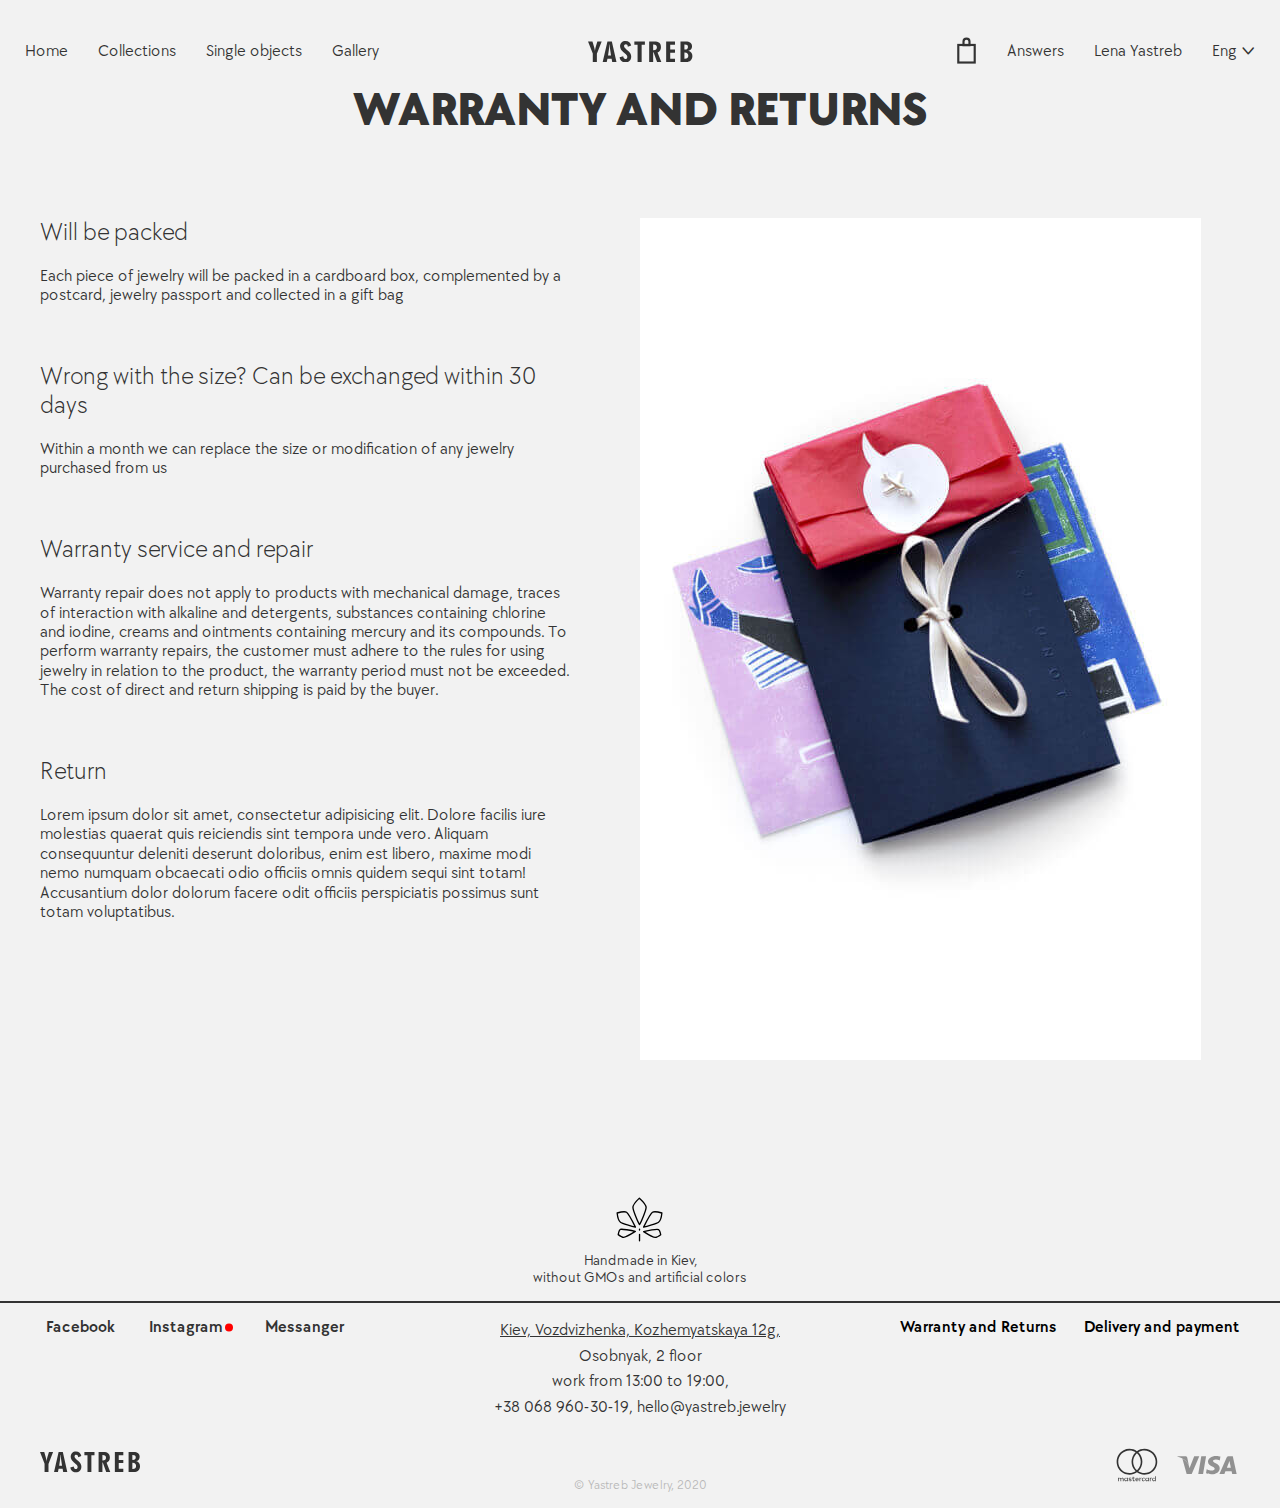
<file: static-page.html>
<!doctype html>
<html lang="en">
<head>
  <meta charset="UTF-8">
  <link rel="icon" href="img/favicon.png"/>
  <meta name="viewport" content="width=device-width, initial-scale=1.0">
  <meta http-equiv="X-UA-Compatible" content="ie=edge">
  <link rel="stylesheet" href="css/style.css">
  
  <script src="js/jquery.min.js"></script>
<script src="js/Hammer.min.js"></script>
<script src="js/main.js"></script>  <title>Yastreb</title>
</head>
<body>

<div id="wrapper" class="static-page">
  <header id="header" class="header ">
    <nav class="menu">
      <a class="header__back-ico popup-holder__header-back link--black" data-popup="close" href="index.html">
        <i class="icon-back"></i>
      </a>
      <svg class="menu__cart-mobile-ico cart-ico" viewBox="0 0 19 25" xmlns="http://www.w3.org/2000/svg">
        <path d="M6.7373 4.2125C6.7373 2.68681 7.97412 1.45 9.4998 1.45C11.0255 1.45 12.2623 2.68681 12.2623 4.2125V7.5125H6.7373V4.2125Z"/>
        <rect x="1.8999" y="7.3625" width="15.2" height="16.275"/>
      </svg>
      <a href="#" class="opener menu__opener"><span></span></a>
      <div class="drop">
        <div class="drop-list">
          <div class="menu__main">
            <ul class="menu-list">
              <li class="menu-list--border-bottom"><a href="index.html" class="menu-list--active">Home</a></li>
              <li><a href="collections.html">Collections</a></li>
              <li><a href="gallery.html">Single objects</a></li>
              <li class="menu-list--border-bottom"><a href="media.html">Gallery</a></li>
            </ul>
          </div>
          <div class="menu__secondary">
            <ul class="menu-list">
              <li class="menu__cart-ico">
                <svg class="cart-ico" viewBox="0 0 19 25" xmlns="http://www.w3.org/2000/svg">
                  <path d="M6.7373 4.2125C6.7373 2.68681 7.97412 1.45 9.4998 1.45C11.0255 1.45 12.2623 2.68681 12.2623 4.2125V7.5125H6.7373V4.2125Z"/>
                  <rect x="1.8999" y="7.3625" width="15.2" height="16.275"/>
                </svg>
              </li>
              <li><a href="#">Answers</a></li>
              <li><a href="#">Lena Yastreb</a></li>
              <li><a href="#" data-open-popup="pp_language">Eng <i class="icon-ctrl"></i></a></li>
            </ul>
          </div>
        </div>
      </div>
    </nav>

    <div class="logo logo--with-title">
      <strong class="logo__img">
        <a href="#">
          <svg viewBox="0 0 147 30" fill="none" xmlns="http://www.w3.org/2000/svg">
            <path d="M129.482 29.4332V0.566793H136.839C139.727 0.566793 141.921 1.16693 143.422 2.36052C144.916 3.54745 145.67 5.28784 145.67 7.55501C145.67 9.20204 145.23 10.5557 144.343 11.6159C143.449 12.6695 142.168 13.3763 140.507 13.7164C142.382 14.2032 143.789 15.07 144.743 16.3103C145.703 17.5439 146.177 19.1309 146.177 21.078C146.177 23.6386 145.356 25.6657 143.709 27.1727C142.068 28.6797 139.827 29.4332 136.992 29.4332H129.482ZM134.992 24.9389C135.072 24.9389 135.178 24.9389 135.332 24.9522C135.485 24.9655 135.592 24.9722 135.652 24.9722C137.199 24.9722 138.38 24.5988 139.214 23.8653C140.047 23.1251 140.467 22.0782 140.467 20.7113C140.467 19.2443 140.054 18.1307 139.227 17.3772C138.4 16.6237 137.179 16.2436 135.572 16.2436H134.992V24.9389ZM134.992 11.9226C135.132 11.9493 135.272 11.9693 135.392 11.9693C135.525 11.976 135.699 11.976 135.912 11.976C137.193 11.976 138.186 11.6626 138.893 11.0425C139.607 10.409 139.961 9.52212 139.961 8.37519C139.961 7.2216 139.587 6.32807 138.847 5.70127C138.106 5.07446 137.059 4.76106 135.678 4.76106C135.612 4.76106 135.492 4.76773 135.332 4.78106C135.178 4.78773 135.065 4.7944 134.985 4.7944V11.9226H134.992ZM109.419 29.4332V0.566793H121.792V5.10113H115.122V12.016H121.792V16.4703H115.122V24.7855H121.792V29.4332H109.419ZM91.2371 12.9229C91.3105 12.9229 91.4172 12.9229 91.564 12.9429C91.7174 12.9562 91.8241 12.9629 91.8975 12.9629C93.3515 12.9629 94.4787 12.6028 95.2791 11.876C96.0795 11.1558 96.4797 10.1423 96.4797 8.84196C96.4797 7.54168 96.0862 6.54812 95.2991 5.88131C94.5054 5.20782 93.3448 4.87442 91.8174 4.87442H91.2371V12.9229ZM85.6478 29.4332V0.566793H92.7445C95.846 0.566793 98.1872 1.24694 99.7746 2.61391C101.362 3.98088 102.149 5.99467 102.149 8.66192C102.149 10.509 101.736 12.056 100.908 13.3096C100.081 14.5699 98.8942 15.4568 97.3668 15.9502L102.689 29.4399H96.7465L91.7841 15.8369H91.2371V29.4399H85.6478V29.4332ZM69.4133 29.4332V5.4012H64.8978V0.566793H79.6583V5.4012H75.1027V29.4332H69.4133ZM44.2546 22.8251L49.3037 21.4981C49.4504 22.705 49.8039 23.6319 50.3575 24.2854C50.9111 24.9522 51.6181 25.2723 52.4652 25.2723C53.2189 25.2723 53.8325 25.0122 54.2994 24.4788C54.7663 23.9453 55.0064 23.2585 55.0064 22.3916C55.0064 21.5781 54.7663 20.8113 54.2861 20.0845C53.8058 19.3576 52.6986 18.2774 50.9711 16.8437C48.5833 14.8566 46.9759 13.1963 46.1355 11.8493C45.2951 10.5023 44.8749 9.05534 44.8749 7.50167C44.8749 5.24116 45.5819 3.4341 46.9892 2.05379C48.3966 0.686819 50.2508 0 52.5386 0C54.733 0 56.5005 0.54012 57.8411 1.61369C59.1684 2.69393 60.0422 4.28095 60.4424 6.38809L55.7735 7.96844C55.6401 6.80151 55.3266 5.92132 54.8463 5.32118C54.3661 4.72105 53.7258 4.42098 52.9388 4.42098C52.1984 4.42098 51.6048 4.66104 51.1512 5.13447C50.691 5.61458 50.4642 6.24805 50.4642 7.0349C50.4642 8.40854 51.7115 10.1089 54.1994 12.1227C54.8063 12.6095 55.2665 12.9829 55.5934 13.2429C57.3876 14.7766 58.6548 16.1969 59.3819 17.4839C60.1155 18.7708 60.4824 20.1978 60.4824 21.7448C60.4824 24.2721 59.742 26.2858 58.268 27.7595C56.7939 29.2398 54.793 29.9867 52.2651 29.9867C50.0507 29.9867 48.2365 29.3599 46.8358 28.0996C45.4352 26.846 44.5814 25.0856 44.2546 22.8251ZM20.5299 29.4332L27.2131 0.566793H33.3694L39.8792 29.4332H33.8763L33.0692 24.7522H27.2131L26.2393 29.4332H20.5299ZM28.0601 20.3645H32.2221L30.8682 11.2625C30.7681 10.529 30.6681 9.60213 30.5747 8.48188C30.4813 7.36164 30.4013 6.11469 30.3412 4.73439H29.9811C29.8543 6.37475 29.7409 7.8084 29.6209 9.03534C29.5142 10.2623 29.4208 11.0425 29.3541 11.3759L28.0601 20.3645ZM6.66987 29.4332V17.6439L0 0.566793H6.21632L8.41738 8.12847C8.76421 9.3154 9.031 10.3756 9.21776 11.3025C9.41119 12.2227 9.55792 13.1696 9.66464 14.1431C9.80471 12.9229 9.97146 11.8026 10.1716 10.7691C10.3716 9.7355 10.6051 8.77528 10.8652 7.90842L13.0863 0.566793H19.1492L12.406 17.8373V29.4332H6.66987Z"/>
          </svg>
        </a>
      </strong>
              <h1 class="h1 logo__title">Warranty and Returns</h1>
                </div>

  </header>
<main>
  <section>
    <div class="container">
      <div class="static-page__text-content">
        <div class="text-block">
          <h2 class="text-block__title">Will be packed</h2>
          <div class="text-block__text">
            <p>Each piece of jewelry will be packed in a cardboard box, complemented by a postcard, jewelry passport and collected in a gift bag</p>
          </div>
        </div>
        <div class="text-block">
          <h2 class="text-block__title">Wrong with the size? Can be exchanged within 30 days</h2>
          <div class="text-block__text">
            <p>Within a month we can replace the size or modification of any jewelry purchased from us</p>
          </div>
        </div>
        <div class="text-block">
          <h2 class="text-block__title">Warranty service and repair</h2>
          <div class="text-block__text">
            <p>Warranty repair does not apply to products with mechanical damage, traces of interaction with alkaline and detergents, substances containing chlorine and iodine, creams and ointments containing mercury and its compounds. To perform warranty repairs, the customer must adhere to the rules for using jewelry in relation to the product, the warranty period must not be exceeded. The cost of direct and return shipping is paid by the buyer.</p>
          </div>
        </div>
        <div class="text-block">
          <h2 class="text-block__title">Return</h2>
          <div class="text-block__text">
            <p>Lorem ipsum dolor sit amet, consectetur adipisicing elit. Dolore facilis iure molestias quaerat quis reiciendis sint tempora unde vero. Aliquam consequuntur deleniti deserunt doloribus, enim est libero, maxime modi nemo numquam obcaecati odio officiis omnis quidem sequi sint totam! Accusantium dolor dolorum facere odit officiis perspiciatis possimus sunt totam voluptatibus.</p>
          </div>
        </div>
      </div>
      <div>
        <img src="img/image 5.jpg" alt="Гарантия и возврат">
      </div>
    </div>
  </section>

</main>

<div class="popup-holder post" id="pp_gallery_product_slug">
  <div class="popup popup-holder__content">
    <div class="popup-holder__header">
      <a class="popup-holder__header-back link--black" href="#" data-popup="close">
        <i class="icon-back"></i>
      </a>
      <a class="popup-holder__header-close link--black" href="#" data-popup="close">
        <i class="icon-Close"></i>
      </a>
    </div>
    <div class="slider-arrows"></div>

    <div class="popup__container">
      <div class="post-slick-slider">
        
        <br />
<b>Notice</b>:  Undefined variable: galleryItems in <b>C:\wamp64\www\yastreb.loc\app\post.php</b> on line <b>16</b><br />
<br />
<b>Warning</b>:  Invalid argument supplied for foreach() in <b>C:\wamp64\www\yastreb.loc\app\post.php</b> on line <b>16</b><br />
      </div>
    </div>
  </div>
</div>

<div class="popup-holder post" id="pp_post">
  <div class="popup popup-holder__content">
    <div class="popup-holder__header">
      <a class="popup-holder__header-back link--black" href="#" data-popup="close">
        <i class="icon-back"></i>
      </a>
      <a class="popup-holder__header-close link--black" href="#" data-popup="close">
        <i class="icon-Close"></i>
      </a>
    </div>
    <div class="slider-arrows"></div>

    <div class="popup__container">
      <div class="post-slick-slider">
  
        <br />
<b>Notice</b>:  Undefined variable: postList in <b>C:\wamp64\www\yastreb.loc\app\post.php</b> on line <b>78</b><br />
<br />
<b>Warning</b>:  Invalid argument supplied for foreach() in <b>C:\wamp64\www\yastreb.loc\app\post.php</b> on line <b>78</b><br />
        
        <!--<div class="post-slick-slider__item">
          <div class="photo-slick-slider popup__product-photo-slider">
            <img src="img/produc_4.jpg" alt="product">
            <img src="img/produc_9.jpg" alt="product">
            <img src="img/produc_8.jpg" alt="product">
          </div>
          <div class="popup__info">
            <div class="popup__title">Змея</div>
            <div class="popup__description">Кольцо с серебряной змеей, покрытой чёрным родием и цитрином 12 карат. Змея — древний символ, связанный с трансформацией. Чтобы расти, ей нужно сбрасывать кожу. Этот опасный процесс необходим для роста, иначе она может погибнуть в старой коже.</div>
          </div>
        </div>-->
      </div>
    </div>
  </div>
</div>
  <footer id="footer">
      <div class="made">
          <img src="img/kiev_logo.svg" alt="Киев">
          <div class="made__text">
            Handmade in Kiev,<br>
            without GMOs and artificial colors
          </div>
      </div>

      <div class="container">
          <nav>
              <ul class="footer-nav footer-nav-left">
                  <li><a href="#">Facebook</a></li>
                  <li><a href="#" class="menu-item-decor">Instagram</a></li>
                  <li><a href="#">Messanger</a></li>
              </ul>
          </nav>
          <div class="contacts">
              <div class="show-map">
                  <img src="img/marker_map.svg" alt="Маркер на карте">
                  <span class="show-map__text">Show on the map</span>
              </div>
              <address>
                  <a class="link-map" href="https://goo.gl/maps/LA6kUesAxVRnUq699">Kiev, Vozdvizhenka, Kozhemyatskaya 12g,</a>
                  <br>Osobnyak, 2 floor
                  <br>work from 13:00 to 19:00,<br>
                  <a href="tel: +380689603019">+38 068 960-30-19</a>,
                  <a href="mailto:hello@yastreb.jewelry">hello@yastreb.jewelry</a>
              </address>
          </div>
          <nav>
              <ul class="footer-nav footer-nav-right">
                  <li><a href="static-page.html">Warranty and Returns</a></li>
                  <li><a href="static-page.html">Delivery and payment</a></li>
              </ul>
          </nav>

          <div class="footer-icons">
              <div class="footer-icons__logo">
                  <a href="#">
                      <svg class="footer__logo"  viewBox="0 0 106 22" xmlns="http://www.w3.org/2000/svg">
                          <path d="M93.8981 21.5844V0.415648H99.2332C101.328 0.415648 102.919 0.855746 104.007 1.73105C105.091 2.60147 105.637 3.87775 105.637 5.54034C105.637 6.74817 105.318 7.74083 104.675 8.51834C104.027 9.29095 103.098 9.80929 101.893 10.0587C103.253 10.4156 104.273 11.0513 104.965 11.9609C105.661 12.8655 106.005 14.0293 106.005 15.4572C106.005 17.335 105.41 18.8215 104.215 19.9266C103.025 21.0318 101.4 21.5844 99.3445 21.5844H93.8981ZM97.8934 18.2885C97.9514 18.2885 98.0288 18.2885 98.1401 18.2983C98.2513 18.3081 98.3287 18.313 98.3723 18.313C99.4944 18.313 100.351 18.0391 100.955 17.5012C101.56 16.9584 101.864 16.1907 101.864 15.1883C101.864 14.1125 101.565 13.2958 100.965 12.7433C100.365 12.1907 99.4799 11.912 98.3142 11.912H97.8934V18.2885ZM97.8934 8.74328C97.995 8.76284 98.0965 8.77751 98.1836 8.77751C98.2804 8.7824 98.4061 8.7824 98.5609 8.7824C99.4896 8.7824 100.21 8.55257 100.723 8.0978C101.241 7.63325 101.497 6.98288 101.497 6.14181C101.497 5.29584 101.226 4.64059 100.689 4.18093C100.152 3.72127 99.3928 3.49144 98.3916 3.49144C98.3432 3.49144 98.2562 3.49633 98.1401 3.50611C98.0288 3.511 97.9466 3.51589 97.8886 3.51589V8.74328H97.8934ZM79.3488 21.5844V0.415648H88.3212V3.74083H83.4844V8.81174H88.3212V12.0782H83.4844V18.176H88.3212V21.5844H79.3488ZM66.1635 9.47677C66.2167 9.47677 66.2941 9.47677 66.4005 9.49144C66.5118 9.50122 66.5892 9.50611 66.6424 9.50611C67.6968 9.50611 68.5143 9.24205 69.0947 8.70905C69.6751 8.18093 69.9653 7.43765 69.9653 6.48411C69.9653 5.53056 69.6799 4.80196 69.1092 4.31296C68.5336 3.81907 67.692 3.57457 66.5844 3.57457H66.1635V9.47677ZM62.1102 21.5844V0.415648H67.2567C69.5058 0.415648 71.2036 0.914425 72.3547 1.91687C73.5059 2.91932 74.0767 4.39609 74.0767 6.35208C74.0767 7.7066 73.7768 8.84107 73.177 9.76039C72.5772 10.6846 71.7163 11.335 70.6086 11.6968L74.4684 21.5892H70.1588L66.5602 11.6137H66.1635V21.5892H62.1102V21.5844ZM50.3373 21.5844V3.96088H47.0627V0.415648H57.7667V3.96088H54.4632V21.5844H50.3373ZM32.0926 16.7384L35.7541 15.7653C35.8605 16.6504 36.1169 17.3301 36.5184 17.8093C36.9198 18.2983 37.4325 18.533 38.0468 18.533C38.5934 18.533 39.0384 18.3423 39.377 17.9511C39.7155 17.5599 39.8897 17.0562 39.8897 16.4205C39.8897 15.824 39.7155 15.2616 39.3673 14.7286C39.019 14.1956 38.2161 13.4034 36.9634 12.3521C35.2318 10.8949 34.0661 9.67726 33.4566 8.68949C32.8472 7.70171 32.5425 6.64059 32.5425 5.50122C32.5425 3.84352 33.0552 2.51834 34.0757 1.50611C35.0963 0.503667 36.441 0 38.1 0C39.6913 0 40.9731 0.396088 41.9453 1.18337C42.9079 1.97555 43.5415 3.13936 43.8317 4.6846L40.4459 5.84352C40.3492 4.98777 40.1218 4.3423 39.7736 3.9022C39.4253 3.4621 38.961 3.24205 38.3902 3.24205C37.8533 3.24205 37.4229 3.41809 37.094 3.76528C36.7602 4.11736 36.5958 4.58191 36.5958 5.15892C36.5958 6.16626 37.5003 7.4132 39.3044 8.88997C39.7446 9.24694 40.0783 9.52078 40.3153 9.71149C41.6164 10.8362 42.5354 11.8777 43.0626 12.8215C43.5947 13.7653 43.8607 14.8117 43.8607 15.9462C43.8607 17.7995 43.3238 19.2763 42.2549 20.357C41.1859 21.4425 39.7349 21.9902 37.9017 21.9902C36.2959 21.9902 34.9802 21.5306 33.9645 20.6064C32.9488 19.687 32.3296 18.3961 32.0926 16.7384ZM14.8879 21.5844L19.7344 0.415648H24.1989L28.9196 21.5844H24.5665L23.9812 18.1516H19.7344L19.0282 21.5844H14.8879ZM20.3487 14.934H23.3669L22.385 8.25917C22.3125 7.72127 22.2399 7.04156 22.1722 6.22005C22.1045 5.39853 22.0465 4.48411 22.0029 3.47188H21.7417C21.6498 4.67482 21.5676 5.72616 21.4805 6.62592C21.4031 7.52567 21.3354 8.0978 21.2871 8.3423L20.3487 14.934ZM4.83687 21.5844V12.9389L0 0.415648H4.50796L6.10413 5.96088C6.35565 6.8313 6.54912 7.6088 6.68455 8.28851C6.82482 8.96332 6.93123 9.6577 7.00862 10.3716C7.1102 9.47677 7.23112 8.65526 7.37623 7.89731C7.52133 7.13936 7.69062 6.43521 7.87926 5.79951L9.48994 0.415648H13.8867L8.99658 13.0807V21.5844H4.83687Z"/>
                      </svg>
                  </a>
              </div>

              <div class="payment-icons">
                  <svg width="42" height="34" viewBox="0 0 42 34" xmlns="http://www.w3.org/2000/svg">
                      <path d="M7.59257 33.1974V31.0409C7.59257 30.2144 7.09285 29.6729 6.27257 29.6729C5.83885 29.6729 5.37685 29.8154 5.05628 30.2809C4.80171 29.8819 4.45285 29.6729 3.91542 29.6729C3.50999 29.6539 3.12342 29.8439 2.87828 30.1764V29.7394H2.19942V33.1974H2.87828V31.2214C2.87828 30.6134 3.23657 30.3189 3.73628 30.3189C4.23599 30.3189 4.51885 30.6419 4.51885 31.2214V33.2069H5.19771V31.2214C5.19771 30.6134 5.556 30.3189 6.05571 30.3189C6.55542 30.3189 6.83828 30.6419 6.83828 31.2214V33.2069L7.59257 33.1974ZM18.7371 29.7774H17.4831V28.7324H16.8043V29.7774H16.0971V30.3854H16.8137V32.0099C16.8137 32.7984 17.0966 33.2734 17.9546 33.2734C18.2751 33.2639 18.5957 33.1784 18.8786 33.0169L18.6617 32.4089C18.4731 32.5324 18.2469 32.5894 18.0206 32.5894C17.6623 32.5894 17.4831 32.3709 17.4831 32.0099V30.3569H18.7371V29.7774ZM25.1014 29.6729C24.7243 29.6634 24.3754 29.8534 24.168 30.1764V29.7394H23.4892V33.1974H24.168V31.2594C24.168 30.6799 24.4509 30.3189 24.9223 30.3189C25.0826 30.3284 25.2334 30.3474 25.3843 30.3949L25.6012 29.7489C25.4409 29.7014 25.2712 29.6824 25.1014 29.6729ZM15.4843 30.0339C15.126 29.7774 14.6263 29.6729 14.0889 29.6729C13.2309 29.6729 12.6934 30.0719 12.6934 30.7559C12.6934 31.3354 13.0894 31.6584 13.8343 31.7629L14.1926 31.8009C14.5886 31.8769 14.8337 32.0194 14.8337 32.1999C14.8337 32.4564 14.5509 32.6369 14.0134 32.6369C13.608 32.6464 13.2026 32.5229 12.8726 32.2759L12.5143 32.8174C13.014 33.1784 13.6269 33.2544 13.9851 33.2544C14.9846 33.2544 15.522 32.7889 15.522 32.1334C15.522 31.5254 15.0883 31.2309 14.3434 31.1264L13.9851 31.0884C13.6646 31.0504 13.3817 30.9459 13.3817 30.7274C13.3817 30.4709 13.6646 30.2904 14.0606 30.2904C14.4943 30.2904 14.9186 30.4709 15.1354 30.5754L15.4843 30.0339ZM25.8557 31.4684C25.8557 32.5134 26.5346 33.2734 27.6472 33.2734C28.1469 33.2734 28.5052 33.1689 28.8634 32.8744L28.5052 32.3329C28.2506 32.5419 27.9394 32.6559 27.6094 32.6559C27.006 32.6559 26.5346 32.1904 26.5346 31.5064C26.5346 30.8224 26.9966 30.3569 27.6094 30.3569C27.9394 30.3569 28.2506 30.4709 28.5052 30.6799L28.8634 30.1384C28.5052 29.8534 28.1469 29.7394 27.6472 29.7394C26.5629 29.6729 25.8557 30.4329 25.8557 31.4684ZM21.066 29.6729C20.0666 29.6729 19.3877 30.3949 19.3877 31.4779C19.3877 32.5609 20.1043 33.2829 21.1414 33.2829C21.6412 33.2924 22.1409 33.1309 22.5369 32.8174L22.1786 32.3139C21.8957 32.5419 21.5374 32.6654 21.1791 32.6749C20.7171 32.6749 20.2174 32.3899 20.142 31.7724H22.6783V31.4874C22.6689 30.3949 22.0277 29.6729 21.066 29.6729ZM21.0283 30.3189C21.528 30.3189 21.8863 30.6419 21.924 31.1834H20.0666C20.1703 30.6799 20.4909 30.3189 21.0283 30.3189ZM11.7694 31.4684V29.7394H11.0906V30.1764C10.836 29.8534 10.4871 29.6729 9.978 29.6729C9.01628 29.6729 8.29971 30.4329 8.29971 31.4779C8.29971 32.5229 9.01628 33.2829 9.978 33.2829C10.4777 33.2829 10.836 33.1024 11.0906 32.7794V33.2164H11.7694V31.4684ZM9.01628 31.4684C9.01628 30.8224 9.41228 30.3189 10.0911 30.3189C10.7323 30.3189 11.1283 30.8224 11.1283 31.4684C11.1283 32.1524 10.6946 32.6179 10.0911 32.6179C9.41228 32.6559 9.01628 32.1239 9.01628 31.4684ZM35.4352 29.6729C35.058 29.6634 34.7092 29.8534 34.5017 30.1764V29.7394H33.8229V33.1974H34.5017V31.2594C34.5017 30.6799 34.7846 30.3189 35.256 30.3189C35.4163 30.3284 35.5672 30.3474 35.718 30.3949L35.9349 29.7489C35.7652 29.7014 35.5954 29.6824 35.4352 29.6729ZM32.7857 31.4684V29.7394H32.1069V30.1764C31.8523 29.8534 31.5034 29.6729 30.9943 29.6729C30.0326 29.6729 29.316 30.4329 29.316 31.4779C29.316 32.5229 30.0326 33.2829 30.9943 33.2829C31.494 33.2829 31.8523 33.1024 32.1069 32.7794V33.2164H32.7857V31.4684ZM30.0326 31.4684C30.0326 30.8224 30.4286 30.3189 31.1074 30.3189C31.7486 30.3189 32.1446 30.8224 32.1446 31.4684C32.1446 32.1524 31.7109 32.6179 31.1074 32.6179C30.4286 32.6559 30.0326 32.1239 30.0326 31.4684ZM39.6875 31.4684V28.3714H39.0086V30.1764C38.754 29.8534 38.4052 29.6729 37.896 29.6729C36.9343 29.6729 36.2177 30.4329 36.2177 31.4779C36.2177 32.5229 36.9343 33.2829 37.896 33.2829C38.3957 33.2829 38.754 33.1024 39.0086 32.7794V33.2164H39.6875V31.4684ZM36.9343 31.4684C36.9343 30.8224 37.3303 30.3189 38.0092 30.3189C38.6503 30.3189 39.0463 30.8224 39.0463 31.4684C39.0463 32.1524 38.6126 32.6179 38.0092 32.6179C37.3303 32.6654 36.9343 32.1239 36.9343 31.4684ZM37.5094 4.54541C33.0686 0.0709102 26.0632 -0.50859 20.9529 3.15841C17.0306 0.34641 11.8826 -0.0240899 7.602 2.19891C3.32142 4.42191 0.634277 8.86791 0.634277 13.7224C0.634277 18.5769 3.32142 23.0229 7.602 25.2459C11.8826 27.4689 17.0306 27.0984 20.9529 24.2864C24.8752 27.0984 30.0232 27.4689 34.3037 25.2459C38.5843 23.0229 41.2715 18.5769 41.2715 13.7224C41.2809 10.2739 39.9232 6.97741 37.5094 4.54541ZM20.9529 22.2249C16.2951 18.0639 15.8614 10.8914 19.9911 6.18891C20.2929 5.84691 20.6134 5.52391 20.9529 5.21991C25.6106 9.38091 26.0443 16.5629 21.9052 21.2559C21.6129 21.5979 21.2923 21.9209 20.9529 22.2249ZM13.5043 25.0559C7.29085 25.0559 2.25599 19.9829 2.25599 13.7224C2.25599 7.46191 7.29085 2.38891 13.5043 2.38891C15.6823 2.37941 17.8131 3.02541 19.6329 4.23191C14.4283 9.12441 14.1454 17.3419 19.0011 22.5859C19.1991 22.8044 19.416 23.0134 19.6329 23.2224C17.8131 24.4194 15.6823 25.0654 13.5043 25.0559ZM28.4014 25.0559C26.2234 25.0654 24.0926 24.4194 22.2729 23.2224C27.4774 18.3204 27.7509 10.1029 22.8952 4.85891C22.6972 4.64041 22.4897 4.44091 22.2729 4.23191C24.0926 3.02541 26.2234 2.37941 28.4014 2.38891C34.6149 2.38891 39.6497 7.46191 39.6497 13.7224C39.6592 19.9829 34.6243 25.0559 28.4014 25.0559Z"/>
                  </svg>
                  <svg width="66" height="38" viewBox="0 0 66 38" xmlns="http://www.w3.org/2000/svg">
                      <g opacity="0.5">
                          <path d="M24.2691 27.9964L27.2768 10.2409H32.076L29.0682 27.9964H24.2691ZM46.4168 10.6209C45.4645 10.2694 43.9748 9.87988 42.1174 9.87988C37.3748 9.87988 34.0277 12.2834 33.9994 15.7414C33.9711 18.2969 36.3848 19.7124 38.2045 20.5674C40.0714 21.4414 40.7031 21.9924 40.6937 22.7714C40.6842 23.9589 39.204 24.5004 37.818 24.5004C35.8945 24.5004 34.8762 24.2344 33.3017 23.5694L32.6794 23.2844L32.01 27.2554C33.132 27.7494 35.2062 28.1769 37.356 28.2054C42.4002 28.2054 45.6814 25.8209 45.7191 22.1444C45.738 20.1209 44.4557 18.5914 41.6837 17.3184C40.0054 16.5014 38.9777 15.9504 38.9871 15.1144C38.9871 14.3734 39.8545 13.5849 41.7402 13.5849C43.3148 13.5564 44.4462 13.9079 45.3325 14.2689L45.7662 14.4779L46.4168 10.6209ZM58.7777 10.2409H55.0628C53.9125 10.2409 53.0545 10.5544 52.5454 11.7134L45.4174 27.9774H50.4617C50.4617 27.9774 51.282 25.7924 51.4705 25.3079C52.0174 25.3079 56.9202 25.3174 57.618 25.3174C57.7594 25.9349 58.2025 27.9774 58.2025 27.9774H62.6622L58.7777 10.2409ZM52.8942 21.7074C53.2902 20.6814 54.8082 16.7484 54.8082 16.7484C54.78 16.7959 55.2042 15.7224 55.4494 15.0574L55.77 16.5869C55.77 16.5869 56.694 20.8239 56.8825 21.7169L52.8942 21.7074ZM20.196 10.2409L15.4911 22.3439L14.9914 19.8834C14.1145 17.0524 11.3897 13.9839 8.34424 12.4449L12.6437 27.9679L17.7257 27.9584L25.278 10.2409H20.196Z"/>
                          <path d="M11.1067 10.241H3.3658L3.2998 10.6115C9.32466 12.084 13.3129 15.6275 14.9629 19.9025L13.2752 11.742C12.9924 10.621 12.1438 10.279 11.1067 10.241Z"/>
                      </g>
                  </svg>
              </div>
          </div>
          <span class="copyright">&copy; <a href="#">Yastreb</a> Jewelry, 2020</span>
      </div>
  </footer>

  <div class="popup-holder language" id="pp_language">
    <div class="popup-small language__popup popup-holder__content">
      <ul class="language__list">
        <li><a href="#">Українська</a></li>
        <li><a href="#">Русский</a></li>
        <li><a href="#">English</a></li>
      </ul>
    </div>
  </div>

  <div id="cart" class="cart">

  <div class="cart-panel">

    <div class="cart-panel__header">
      <a class="cart-panel__ico" href="#">
        <i id="cart-panel__close" class="icon-Close cart-panel__close"></i>
        <i id="cart-panel__close" class=" icon-back cart-panel__arrow"></i>
      </a>
    </div>

    <ul class="cart-panel__product-list">
      <li>
        <div class="product-cart">
          <img class="product-cart__img" src="img/produc_14.jpg" alt="Product in the cart">
          <div>
            <span class="product-cart__title">Mono Earring "Eternity" blue"</span>
            <span class="product-cart__price">2800 UAH</span>
          </div>
          <a class="product-cart__delete" href="#"><i class="icon-Close"></i></a>
        </div>
      </li>

      <li>
        <div class="product-cart">
          <img class="product-cart__img" src="img/produc_23.jpg" alt="Product in the cart">
          <div>
            <span class="product-cart__title">Earrings "Mirror</span>
            <span class="product-cart__price">On order</span>
          </div>
          <a class="product-cart__delete" href="#"><i class="icon-Close"></i></a>
        </div>
      </li>
    </ul>

    <span class="cart-panel__total-sum">Total, including delivery: 2800 UAH</span>

    <div class="cart-panel__form-cart">
      <form action="/" class="nice-form">
        <fieldset>
          <legend>Contact information</legend>
          <label>Name
            <input type="text" name="name">
          </label>
          <label>Phone
            <input class="input--error" type="text" name="phone">
          </label>
          <label>E-mail (not necessary)
            <input type="email" name="email">
          </label>
          <label>Comments to the order: sizes, urgency, wishes
            <textarea name="" id="" cols="20" rows="5"></textarea>
          </label>
        </fieldset>

        <fieldset>
          <legend>Payment method</legend>
          <label>
            <input type="radio" name="pay" checked>
            <span class="fake-input"></span>
            <span class="fake-label">Pay by Visa / Mastercard online</span>
          </label>
          <label>
            <input type="radio" name="pay">
            <span class="fake-input"></span>
            <span class="fake-label">Pay upon receipt</span>
          </label>
          <label>
            <input type="radio" name="pay">
            <span class="fake-input"></span>
            <span class="fake-label">Transfer to card</span>
          </label>
        </fieldset>

        <fieldset>
          <legend>How i want to receive my order</legend>
          <label>
            <input type="radio" name="delivery" checked>
            <span class="fake-input"></span>
            <span class="fake-label">Pick up personally</span>
          </label>
          <label>
            <input type="radio" name="delivery">
            <span class="fake-input"></span>
            <span class="fake-label">Deliver by "Nova Poshta"</span>
          </label>
        </fieldset>
        
        

        <button type="button" class="btn">Delivery and payment</button>
        <a href="#">Just send a request</a>
      </form>
    </div>

    <div class="cart-panel__info cart-panel__info--text-error">
      <p>We need to know how to contact you, please leave your phone number or e-mail</p>
    </div>

    <div class="cart-panel__info">
      <p> We send my jewelry by New Mail, send it by courier in Kiev or personally in the showroom. After placing your order, we will contact you within 24 hours to clarify the details. </p>
      <p> You can pay with Visa \ Mastercard online, upon receipt or transfer to a card </p>
    </div>

    <div class="cart-panel__info cart-panel__info--text-green">
      <span class="cart-panel__info-title">Order with customization</span>
      <p>We will contact you to clarify the desired changes, cost and timing</p>
    </div>

    <div class="cart-panel__info cart-panel__info--thanks">
      <span class="cart-panel__info-title">Thanks!</span>
      <p>We will contact you as soon as possible, and the order was assigned the code 2342</p>
    </div>

    <div class="cart-panel__instagram cart-panel-instagram">

      <a href="#" class="cart-panel-instagram__ico link--black">
        <i class="icon-instagram"></i>
      </a>
      <div class="cart-panel-instagram__text">
        <p>While my guys are processing your order, check out my Instagram for beautiful pictures and new ideas</p>
      </div>


      <div class="cart-panel-instagram__photos">
        <div class="cart-panel-slick-slider">
          <div>
            <div class="cart-panel-instagram__photo">
              <img src="img/cart-inst_1.jpg" alt="cart-img">
            </div>
          </div>
          <div>
            <div class="cart-panel-instagram__photo">
              <img src="img/cart-inst_2.jpg" alt="cart-img">
            </div>
          </div>
          <div>
            <div class="cart-panel-instagram__photo">
              <img src="img/cart-inst_3.jpg" alt="cart-img">
            </div>
          </div>
          <div>
            <div class="cart-panel-instagram__photo">
              <img src="img/cart-inst_4.jpg" alt="cart-img">
            </div>
          </div>
          <div>
            <div class="cart-panel-instagram__photo">
              <img src="img/cart-inst_5.jpg" alt="cart-img">
            </div>
          </div>
          <div>
            <div class="cart-panel-instagram__photo">
              <img src="img/cart-inst_4.jpg" alt="cart-img">
            </div>
          </div>
        </div>
      </div>
    </div>

    <span class="cart-panel__text-close link cart-panel__close">Close</span>
  </div>
</div>
  </div> <!-- end wrapper -->
</body>
</html>
</file>
